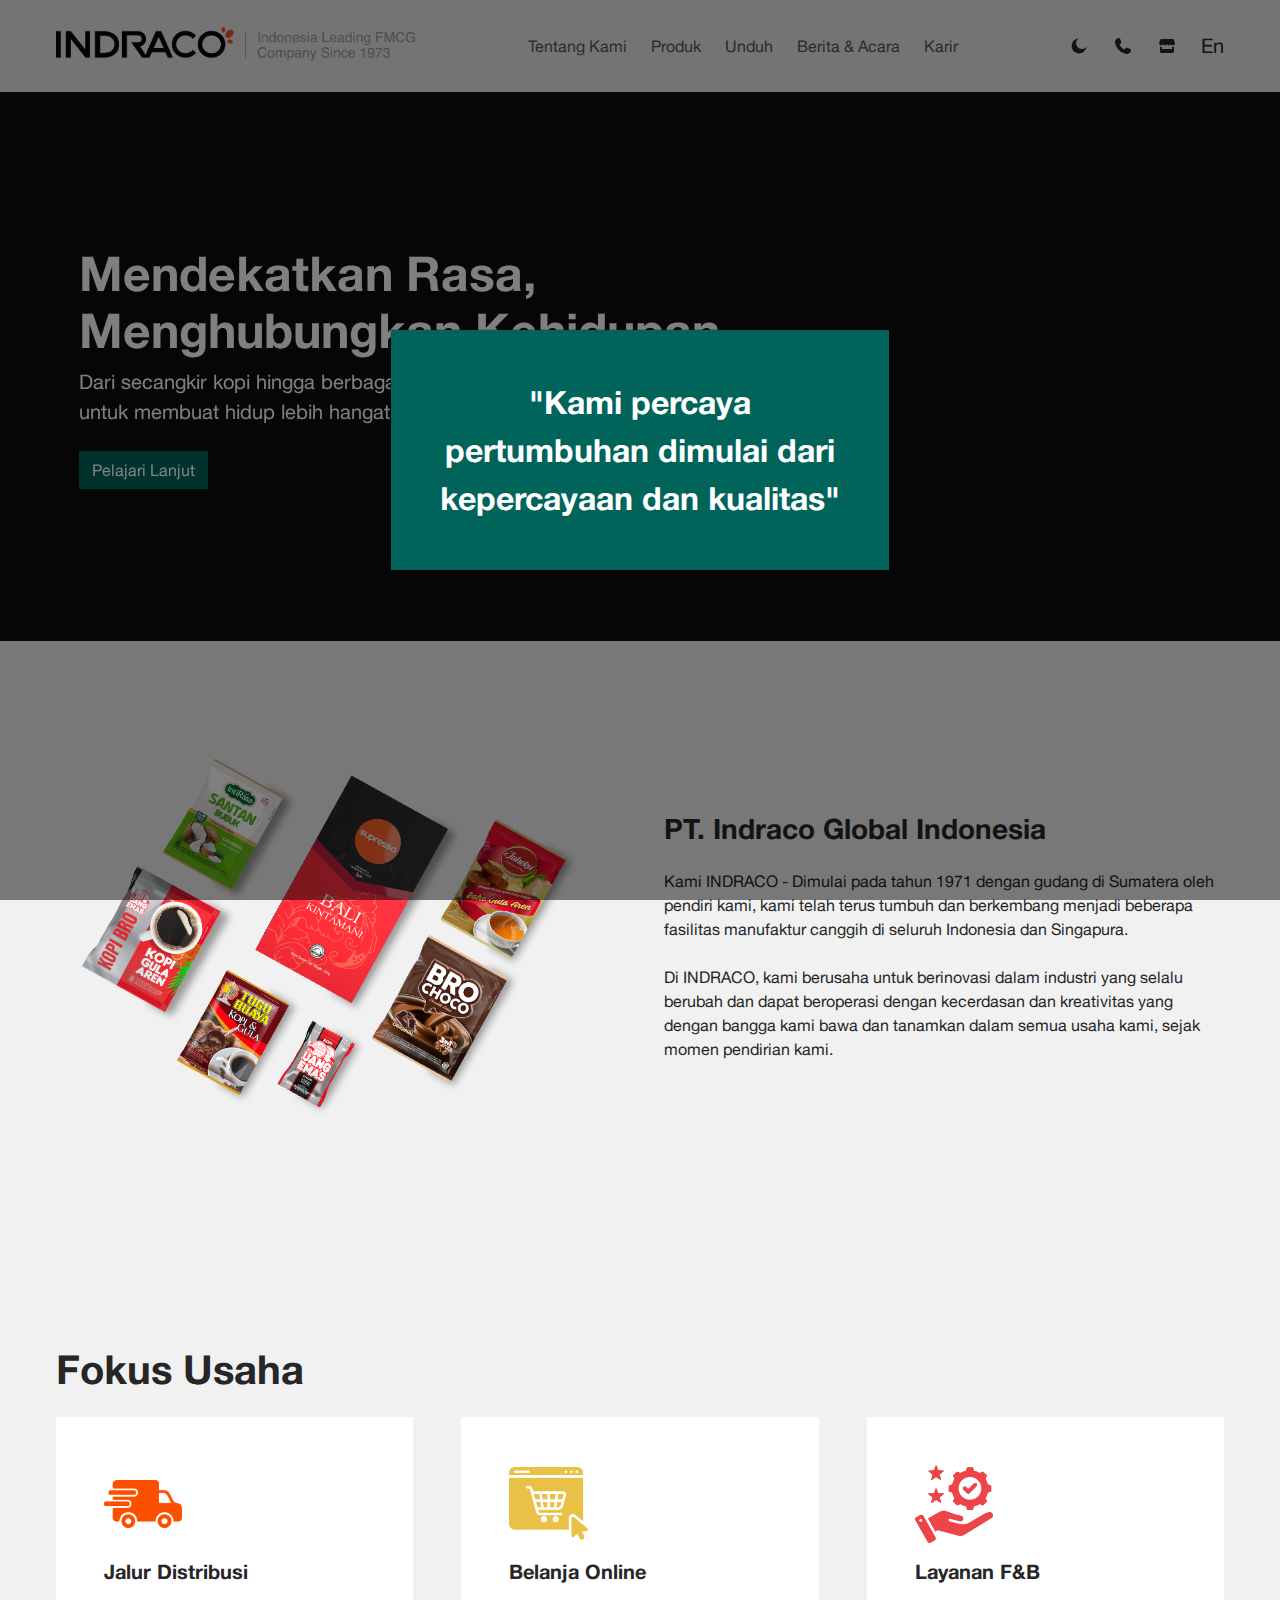
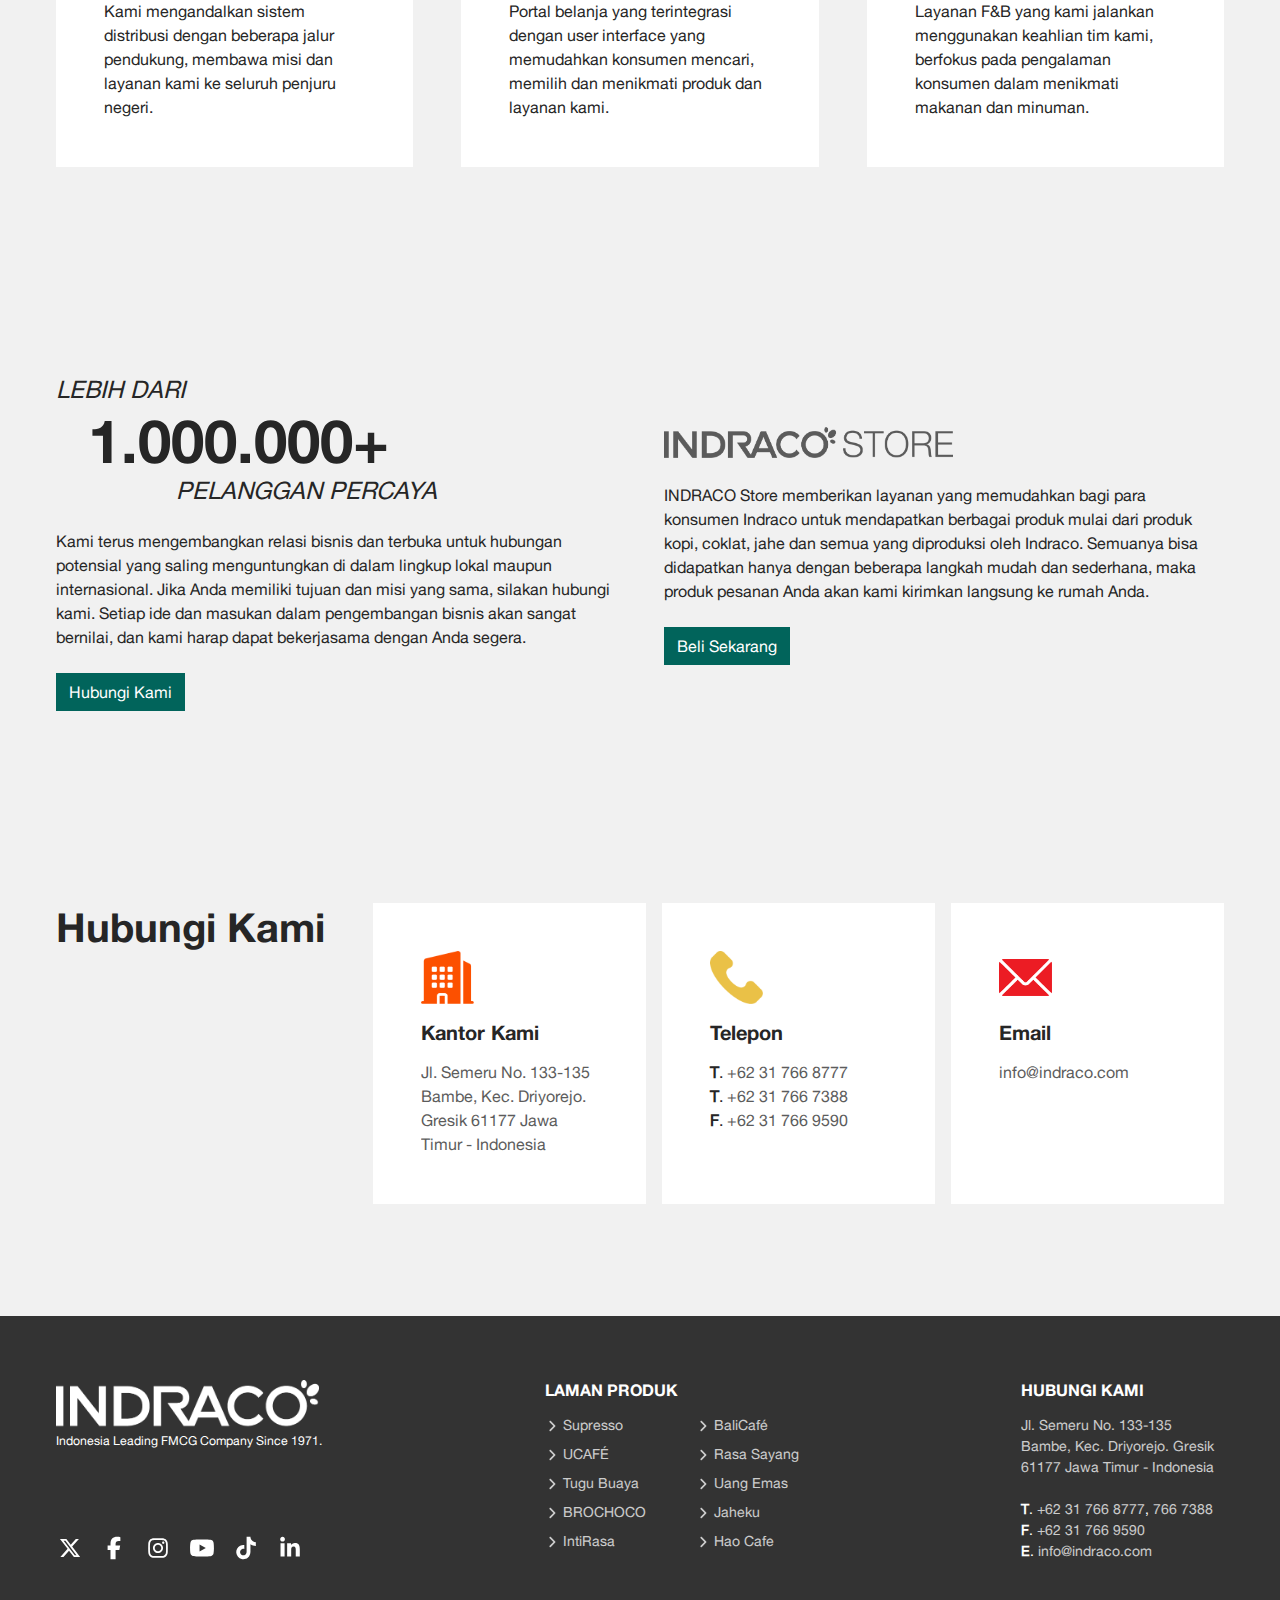
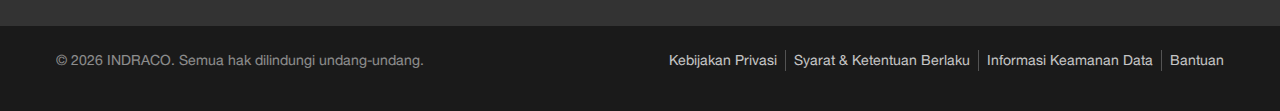
<file: index.html>
<!DOCTYPE html>
<html lang="id" dir="ltr">
<head>
   <meta http-equiv="Content-Type" content="text/html; charset=UTF-8">
   <meta charset="UTF-8">
   <meta name="viewport" content="width=device-width, initial-scale=1.0">
   <meta name="geo.region" content="ID-JI">
   <meta name="geo.placename" content="Gresik">
   <meta property="og:title" content="INDRACO – Indonesia Leading FMCG Company Since 1971">
   <meta property="og:description" content="Perusahaan kopi dan produk konsumen Indonesia sejak 1971.">
   <meta property="og:image" content="https://beta.indraco.net/img/og-image.jpg">
   <meta property="og:image:width" content="1200">
   <meta property="og:image:height" content="630">
   <meta property="og:type" content="website">
   <meta property="og:url" content="https://indraco.com/">
   <title>INDRACO &ndash; Indonesia Leading FMCG Company Since 1971</title>
   <link rel="shortcut icon" href="img/icon-indraco.ico" type="image/x-icon">
   <link rel="stylesheet" href="css/bootstrap.min.css">
   <link rel="stylesheet" href="fonts/HelveticaNeue/HelveticaNeue.css">
   <link rel="stylesheet" href="css/theme.css">
   <link rel="stylesheet" href="css/frontend.css">
   <style>
      /* * {outline: solid 1px green;} */

      .hero-banner {
         aspect-ratio: 3/5;
      }

      @media (min-width: 648px) {
         .hero-banner {
            aspect-ratio: 4/3;
         }
      }

      @media (min-width: 992px) {   
         .hero-banner {
            aspect-ratio: 21/9;
         }
      }

      .videotron {
         width: auto;
         height: 135%;
      }

      @media (min-width: 992px) {
         .videotron {
            width: 110%;
            height: auto;
         }
      }
   </style>
</head>
<body>
   <a href="#main-content" class="visually-hidden-focusable">
      Lewati ke konten utama
   </a>
   <script src="partials/page-header.js"></script>
   <script src="partials/offcanvas-navigation.js"></script>
   <main id="main-content">

      <section aria-labelledby="hero-banner-title">
         <div class="hero-banner position-relative overflow-hidden bg-secondary">
            <div class="videotron position-absolute top-50 start-50 translate-middle" style="aspect-ratio: 16/9;">
               <div class="ratio ratio-16x9 overflow-hidden pointer-event-none">
                  <iframe class="position-absolute top-50 start-50 translate-middle w-100 h-100" src="https://www.youtube.com/embed/ePqLLciPHKg?autoplay=1&amp;mute=1&amp;loop=1&amp;playlist=ePqLLciPHKg&amp;controls=0&amp;modestbranding=1&amp;rel=0&amp;playsinline=1" loading="eager" aria-hidden="true" tabindex="-1" title="Video profil INDRACO" frameborder="0" allow="autoplay; fullscreen" allowfullscreen=""></iframe>
               </div>
            </div>
            <div class="z-1 video-overlay position-absolute bg-black opacity-75" style="inset: 0; pointer-events: none;"></div>
            <div class="banner-caption z-2 position-absolute top-0 start-0 w-100 h-100 d-flex align-items-center p-4">
               <div class="container">
                  <div class="text-white" style="max-width: 660px;">
                     <h1 id="hero-banner-title" class="visually-hidden">Mendekatkan Rasa dengan Kopi Berkualitas Sejak 1971</h1>
                     <h2 class="display-5 fw-bold">Mendekatkan Rasa, Menghubungkan Kehidupan.</h2>
                     <p class="lead mb-4">Dari secangkir kopi hingga berbagai produk sehari-hari, INDRACO hadir untuk membuat hidup lebih hangat, praktis, dan bermakna.</p>
                     <a href="#" class="btn btn-primary rounded-0">Pelajari Lanjut</a>
                  </div>
               </div>
            </div>
         </div>
      </section>

      <section class="py-5" aria-labelledby="about-us-title">
         <div class="container py-lg-5">
            <div class="row row-cols-1 row-gap-5 row-cols-lg-2 gx-lg-5 align-items-lg-center">
               <div class="col">
                  <img src="img/produk2_homepage.png" alt="Tim INDRACO" loading="lazy" class="w-100 h-auto">
               </div>
               <div class="col">
                  <h2 id="about-us-title" class="fw-bold fs-3 text-capitalize mb-4">PT. Indraco Global Indonesia</h2>
                  <p>
                     Kami INDRACO - Dimulai pada tahun 1971 dengan gudang di Sumatera oleh pendiri kami, kami telah terus tumbuh dan berkembang menjadi beberapa fasilitas manufaktur canggih di seluruh Indonesia dan Singapura.
                     <br><br>
                     Di INDRACO, kami berusaha untuk berinovasi dalam industri yang selalu berubah dan dapat beroperasi dengan kecerdasan dan kreativitas yang dengan bangga kami bawa dan tanamkan dalam semua usaha kami, sejak momen pendirian kami.
                  </p>
               </div>
            </div>
         </div>
      </section>

      <section class="py-5" aria-labelledby="businesses-title">
         <div class="container py-lg-5">
            <h2 id="businesses-title" class="fs-1 fw-bold text-capitalize mb-4 text-center text-lg-start">fokus usaha</h2>
            <ul aria-label="bidang bisnis yang kami jalani" class="list-unstyled d-grid gap-3 flex-lg-grow-1 gap-md-4 gap-xl-5" style="grid-template-columns: repeat(auto-fit, minmax(250px, 1fr));">
               <li>
                  <article class="card bg-light-subtle rounded-0 border-0 h-100">
                     <div class="card-body p-5">
                        <img src="img/landing-icon-distribution.png" alt="" aria-hidden="true" loading="lazy" style="aspect-ratio: 1/1; width: 30%; object-fit: contain;">
                        <h3 class="card-title fs-5 fw-bold text-capitalize my-3">jalur distribusi</h3>
                        <p class="card-text">
                           Kami mengandalkan sistem distribusi dengan beberapa jalur pendukung, membawa misi dan layanan kami ke seluruh penjuru negeri.
                        </p>
                     </div>
                  </article>
               </li>
               <li>
                  <article class="card bg-light-subtle rounded-0 border-0 h-100">
                     <div class="card-body p-5">
                        <img src="img/landing-icon-market.png" alt="" aria-hidden="true" loading="lazy" style="aspect-ratio: 1/1; width: 30%; object-fit: contain;">
                        <h3 class="card-title fs-5 fw-bold text-capitalize my-3">belanja online</h3>
                        <p class="card-text">
                           Portal belanja yang terintegrasi dengan user interface yang memudahkan konsumen mencari, memilih dan menikmati produk dan layanan kami. 
                        </p>
                     </div>
                  </article>
               </li>
               <li>
                  <article class="card bg-light-subtle rounded-0 border-0 h-100">
                     <div class="card-body p-5">
                        <img src="img/landing-icon-F&B.png" alt="" aria-hidden="true" loading="lazy" style="aspect-ratio: 1/1; width: 30%; object-fit: contain;">
                        <h3 class="card-title fs-5 fw-bold text-capitalize my-3">layanan F&B</h3>
                        <p class="card-text">
                           Layanan F&B yang kami jalankan menggunakan keahlian tim kami, berfokus pada pengalaman konsumen dalam menikmati makanan dan minuman.
                        </p>
                     </div>
                  </article>
               </li>
            </ul>
         </div>
      </section>

      <section class="py-5" aria-labelledby="store-title">
         <div class="container py-lg-5">
            <div class="row row-cols-1 row-gap-5 row-cols-lg-2 gx-lg-5 align-items-lg-center">
               <div class="col">
                  <h2 class="mb-4 fs-4 text-uppercase">
                     <em>lebih dari</em>
                     <br>
                     <strong class="fw-bold" style="font-size: 2.5em; padding-left: 2rem;">1.000.000+</strong>
                     <br>
                     <em style="padding-left: 5em;">pelanggan percaya</em>
                  </h2>
                  <p class="mb-4">
                     Kami terus mengembangkan relasi bisnis dan terbuka untuk hubungan potensial yang saling menguntungkan di dalam lingkup lokal maupun internasional. Jika Anda memiliki tujuan dan misi yang sama, silakan hubungi kami. Setiap ide dan masukan dalam pengembangan bisnis akan sangat bernilai, dan kami harap dapat bekerjasama dengan Anda segera. 
                  </p>
                  <a href="#" class="btn btn-primary rounded-0 text-capitalize">hubungi kami</a>
               </div>
               <div class="col pt-5 pt-lg-0">
                  <h2 id="store-title" class="mb-4">
                     <img src="img/logo-indracostore.png" data-light="img/logo-indracostore.png" data-dark="img/logo-indracostore-invert.png" alt="INDRACO Store toko resmi" loading="lazy" class="w-100 h-auto theme-image" style="max-width: 289px;">
                  </h2>
                  <p class="mb-4">
                     INDRACO Store memberikan layanan yang memudahkan bagi para konsumen Indraco untuk mendapatkan berbagai produk mulai dari produk kopi, coklat, jahe dan semua yang diproduksi oleh Indraco. Semuanya bisa didapatkan hanya dengan beberapa langkah mudah dan sederhana, maka produk pesanan Anda akan kami kirimkan langsung ke rumah Anda. 
                  </p>
                  <a href="#" class="btn btn-primary rounded-0 text-capitalize">beli sekarang</a>
               </div>
            </div>
         </div>
      </section>

      <section class="py-5" aria-labelledby="contact-title">
         <div class="container py-lg-5 d-lg-flex gap-lg-5">
            <h2 id="contact-title" class="text-center text-lg-start fw-bold fs-1 mb-4 text-capitalize">hubungi kami</h2>
            <address aria-label="informasi alamat di konten halaman" class="d-grid gap-3 flex-lg-grow-1" style="grid-template-columns: repeat(auto-fit, minmax(250px, 1fr));">
               <article class="card bg-light-subtle rounded-0 border-0">
                  <div class="card-body p-5">
                     <img src="img/landing-icon-office.png" alt="" aria-hidden="true" loading="lazy" style="aspect-ratio: 1/1; width: 30%; object-fit: contain;">
                     <h3 class="card-title fs-5 fw-bold text-capitalize my-3">kantor kami</h3>
                     <p class="card-text">
                        <a href="https://maps.app.goo.gl/vLD5kH5WLryYcZwy6" target="_blank" class="ins">Jl. Semeru No. 133-135 Bambe, Kec. Driyorejo. Gresik 61177 Jawa Timur - Indonesia</a>
                     </p>
                  </div>
               </article>
               <article class="card bg-light-subtle rounded-0 border-0">
                  <div class="card-body p-5">
                     <img src="img/landing-icon-phone.png" alt="" aria-hidden="true" loading="lazy" style="aspect-ratio: 1/1; width: 30%; object-fit: contain;">
                     <h3 class="card-title fs-5 fw-bold text-capitalize my-3">telepon</h3>
                     <p class="card-text">
                        <b>T</b>. <a href="tel:+62317668777" target="_blank" class="ins">+62 31 766 8777</a>
                        <br>
                        <b>T</b>. <a href="tel:+62317667388" target="_blank" class="ins">+62 31 766 7388</a>
                        <br>
                        <b>F</b>. <a href="fax:+62317669590" target="_blank" class="ins">+62 31 766 9590</a>
                     </p>
                  </div>
               </article>
               <article class="card bg-light-subtle rounded-0 border-0">
                  <div class="card-body p-5">
                     <img src="img/landing-icon-email.png" alt="" aria-hidden="true" loading="lazy" style="aspect-ratio: 1/1; width: 30%; object-fit: contain;">
                     <h3 class="card-title fs-5 fw-bold text-capitalize my-3">email</h3>
                     <p class="card-text">
                        <a href="mailto:info@indraco.com" target="_blank" class="ins">info@indraco.com</a>
                     </p>
                  </div>
               </article>
            </address>
         </div>
      </section>
      
   </main>
   <script src="partials/page-footer.js"></script>
   
   <!-- Modal -->
   <div class="modal fade" id="modalWelcome" data-bs-keyboard="false" tabindex="-1" aria-labelledby="modalWelcomeLabel" aria-hidden="true">
      <div class="modal-dialog modal-dialog-centered">
         <div class="modal-content rounded-0 text-bg-primary">
            <div class="modal-header d-none">
               <button type="button" class="btn-close border-0 shadow-none ms-a" data-bs-dismiss="modal" aria-label="Close"></button>
            </div>
            <div class="modal-body text-center p-4 p-md-5">
               <p class="fw-bold fs-2 mb-0">"Kami percaya pertumbuhan dimulai dari kepercayaan dan kualitas"</p>
               <!-- <p>Silahkan pilih perjalanan Anda bersama INDRACO</p> -->
               <div class="d-flex flex-column flex-lg-row gap-2 d-none">
                  <button type="button" class="btn btn-light rounded-0 shadow-none w-100" data-bs-dismiss="modal">PELAJARI LEBIH LANJUT</button>
                  <a href="https://indracostore.com/" target="_blank" class="btn btn-light rounded-0 shadow-none w-100">INDRACOSTORE</a>
               </div>
            </div>
         </div>
      </div>
   </div>

   <script src="js/jquery-3.7.1.min.js"></script>
   <script src="js/bootstrap.bundle.min.js"></script>
   <script src="js/theme.js"></script>
   <script src="js/frontend.js"></script>
   
   <script>
      // Tampilkan Modal Welcome setiap kali halaman index diakses
      document.addEventListener('DOMContentLoaded', function() {
         const modalElement = document.getElementById('modalWelcome');
         if (modalElement) {
            const modalBootstrap = new bootstrap.Modal(modalElement);
            modalBootstrap.show();
         }
      });
   </script>
</body>
</html>
</file>
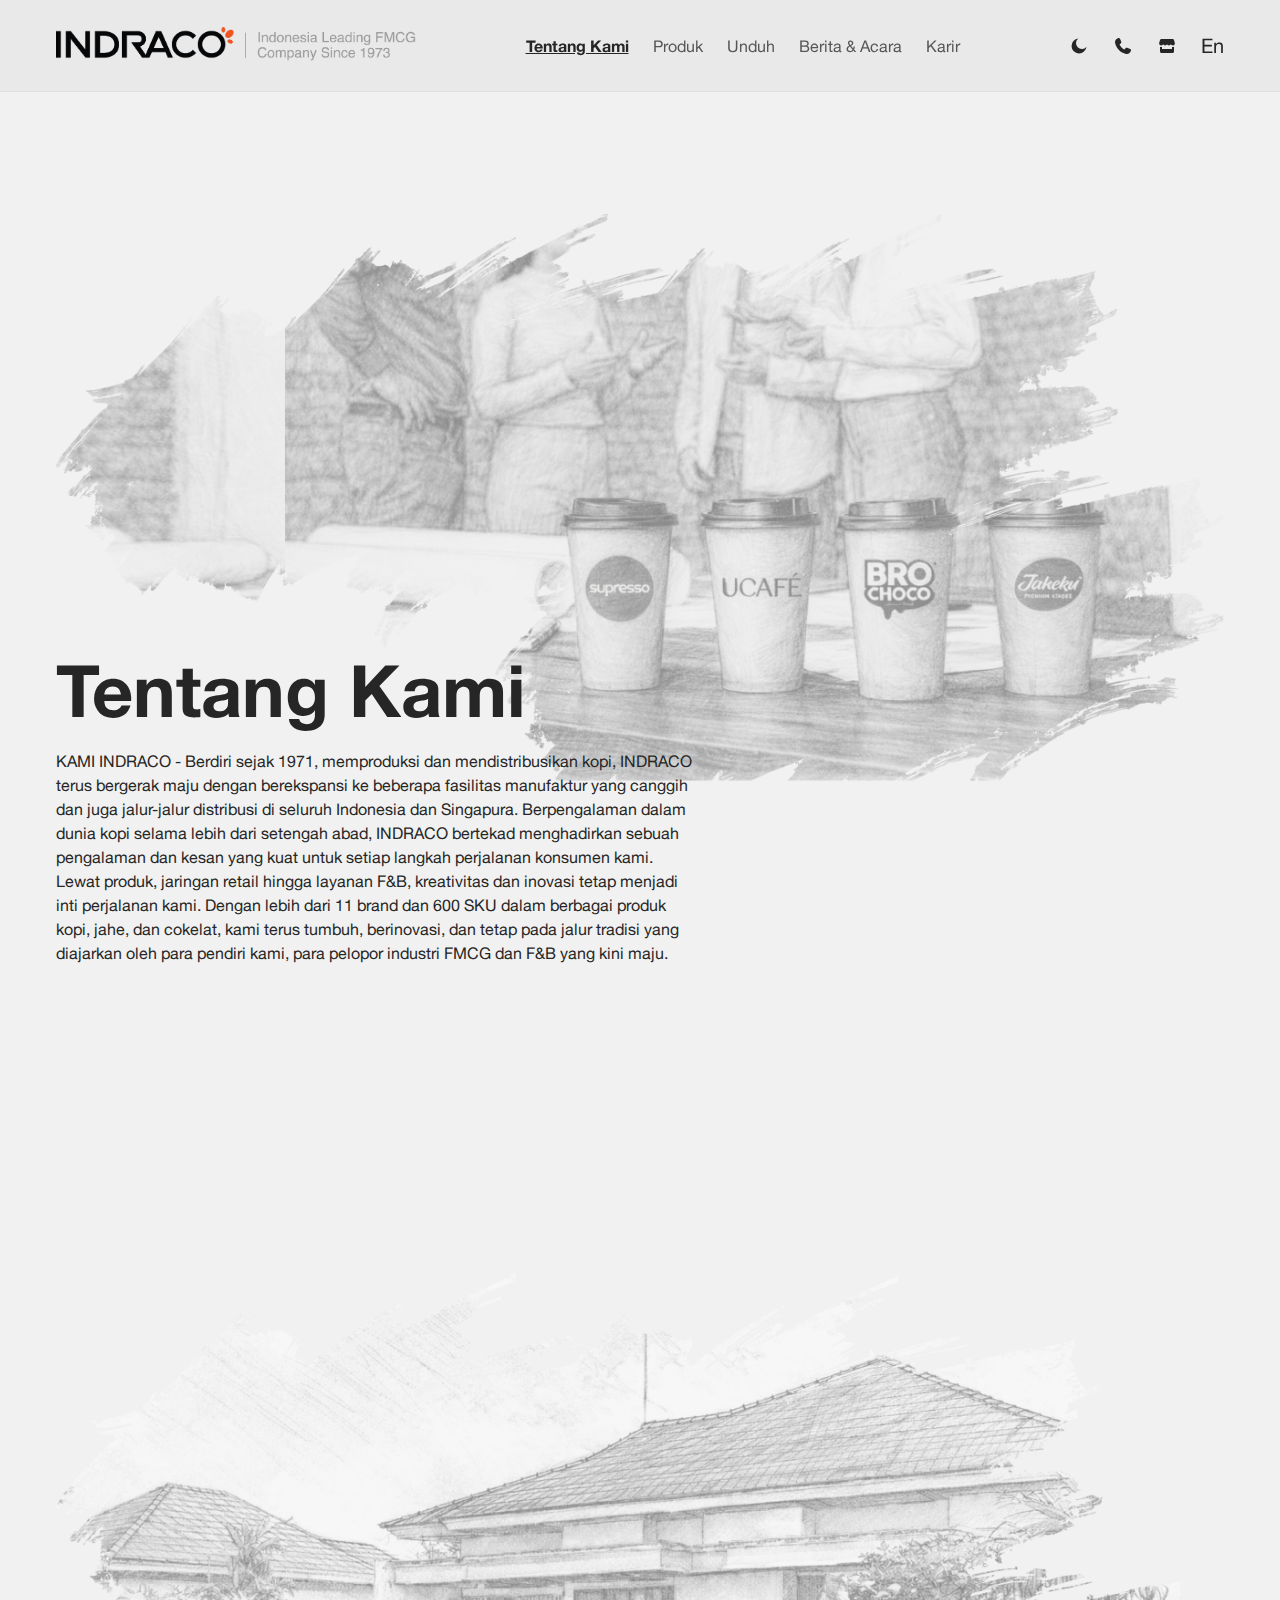
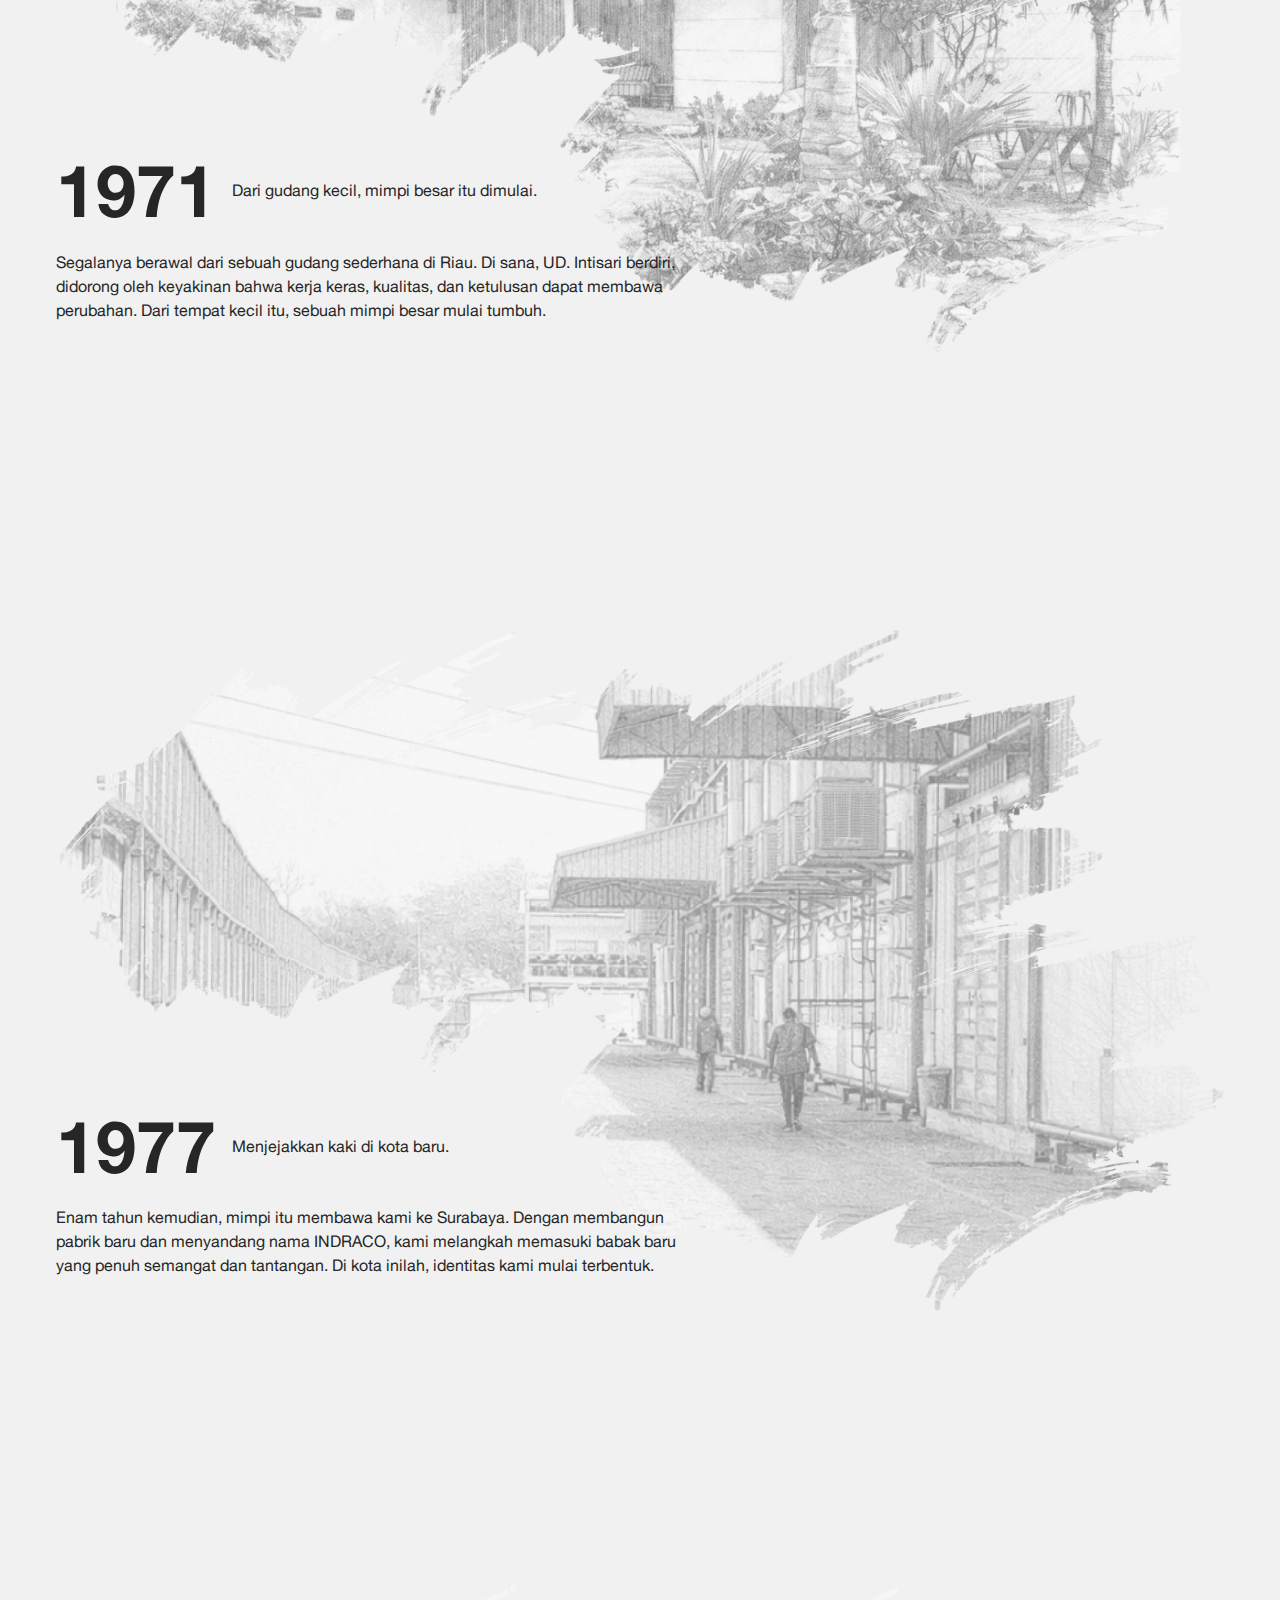
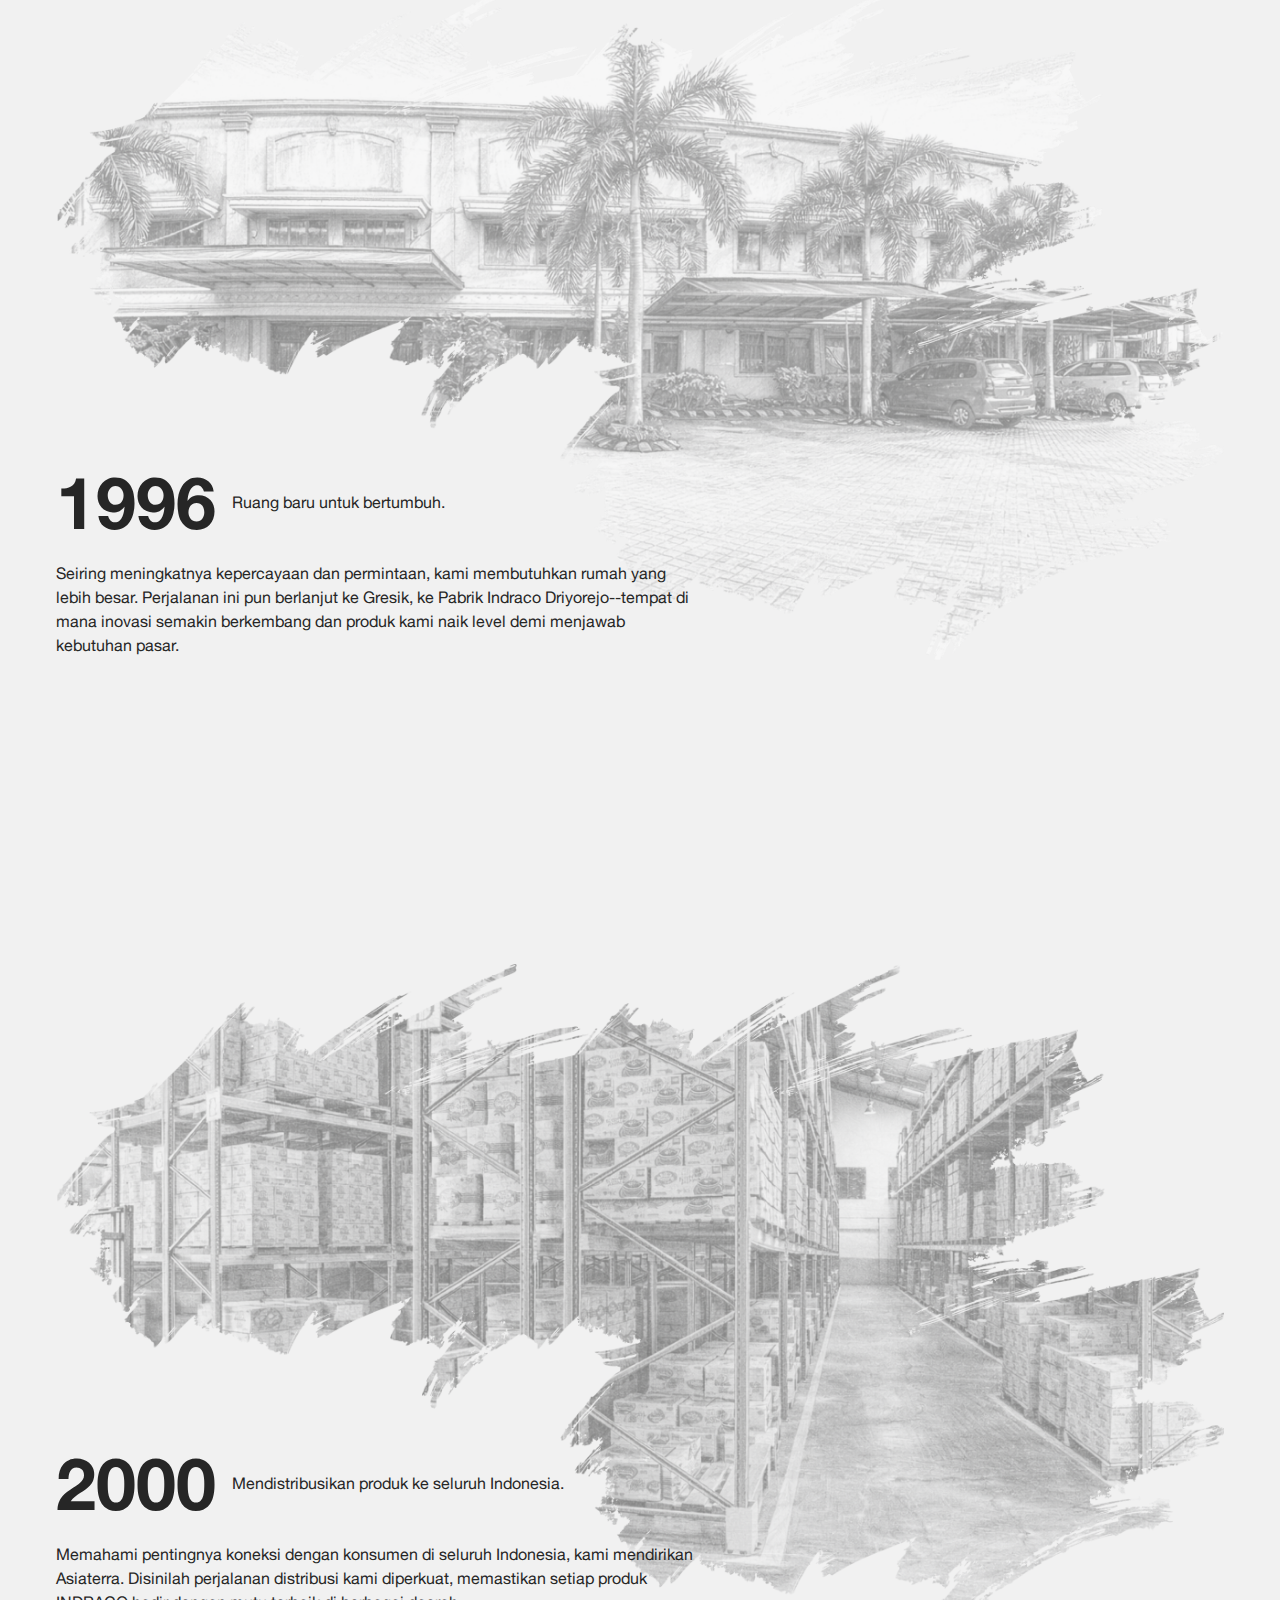
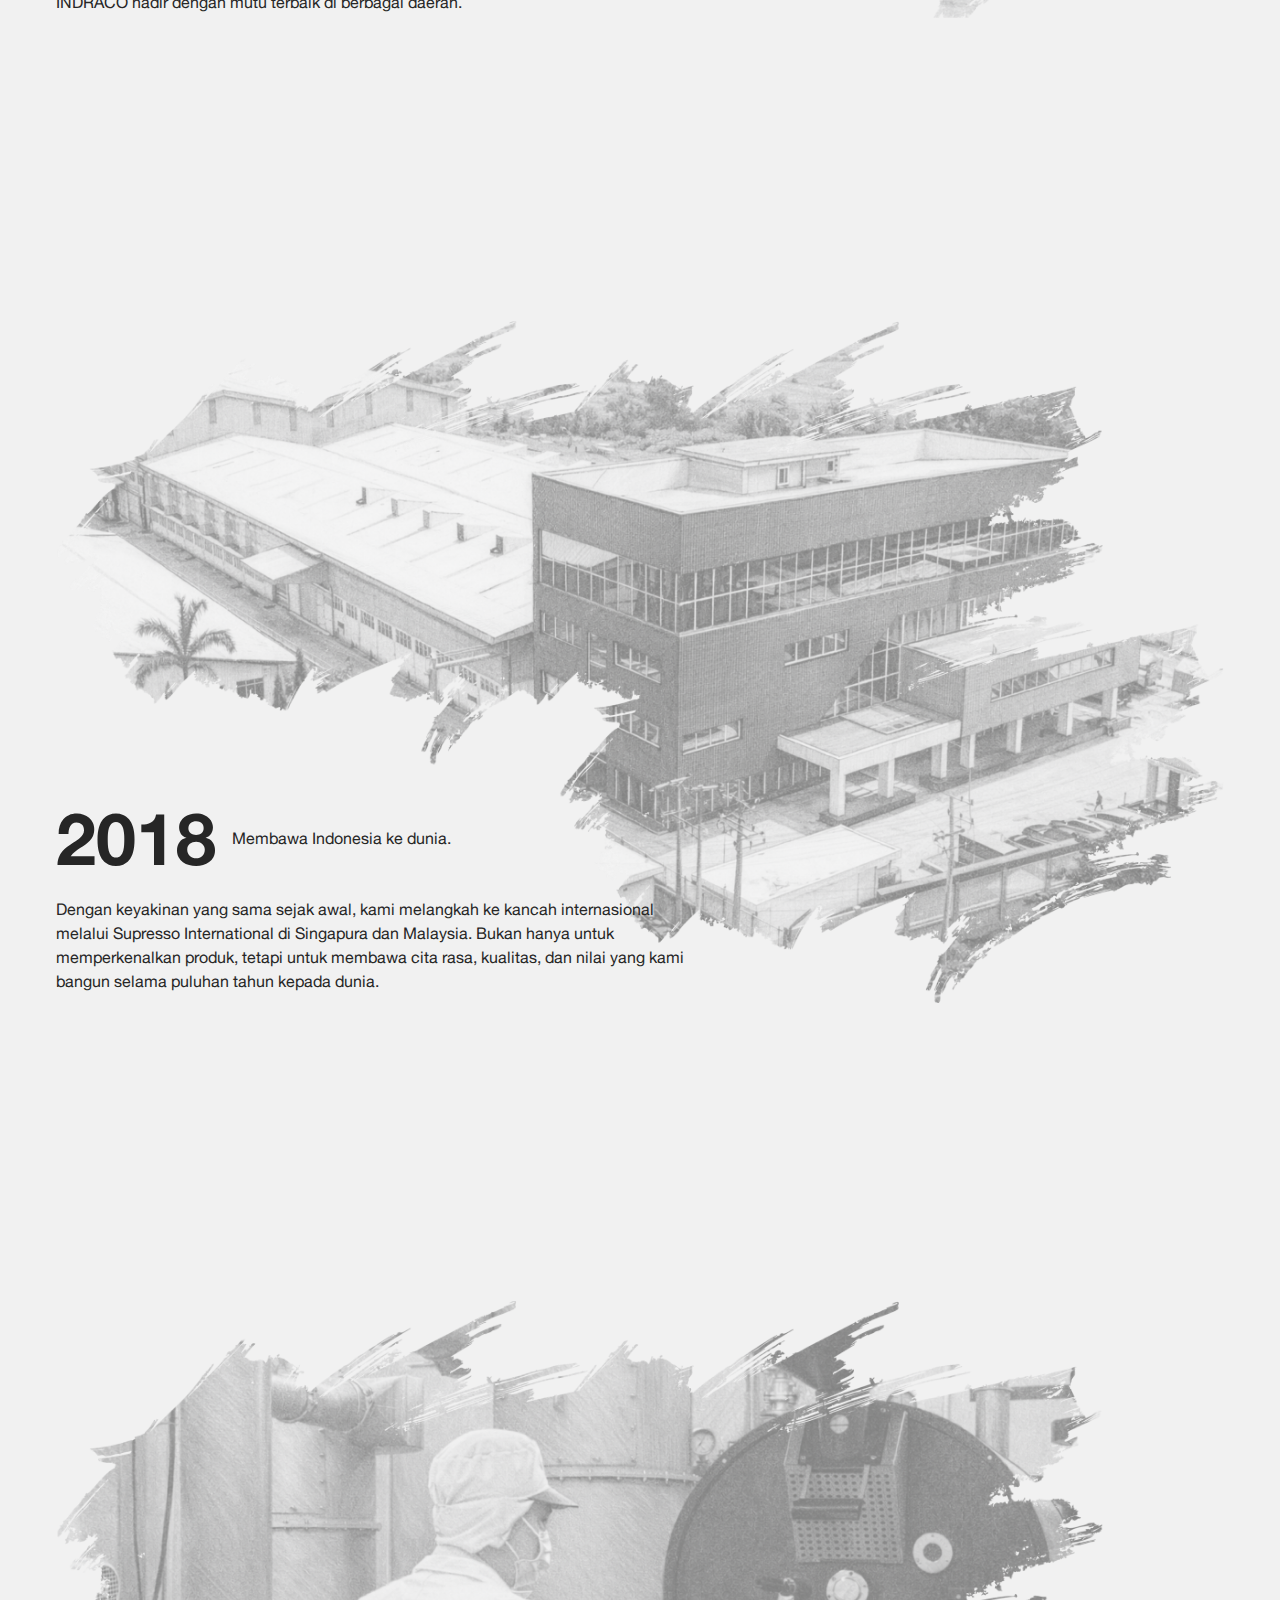
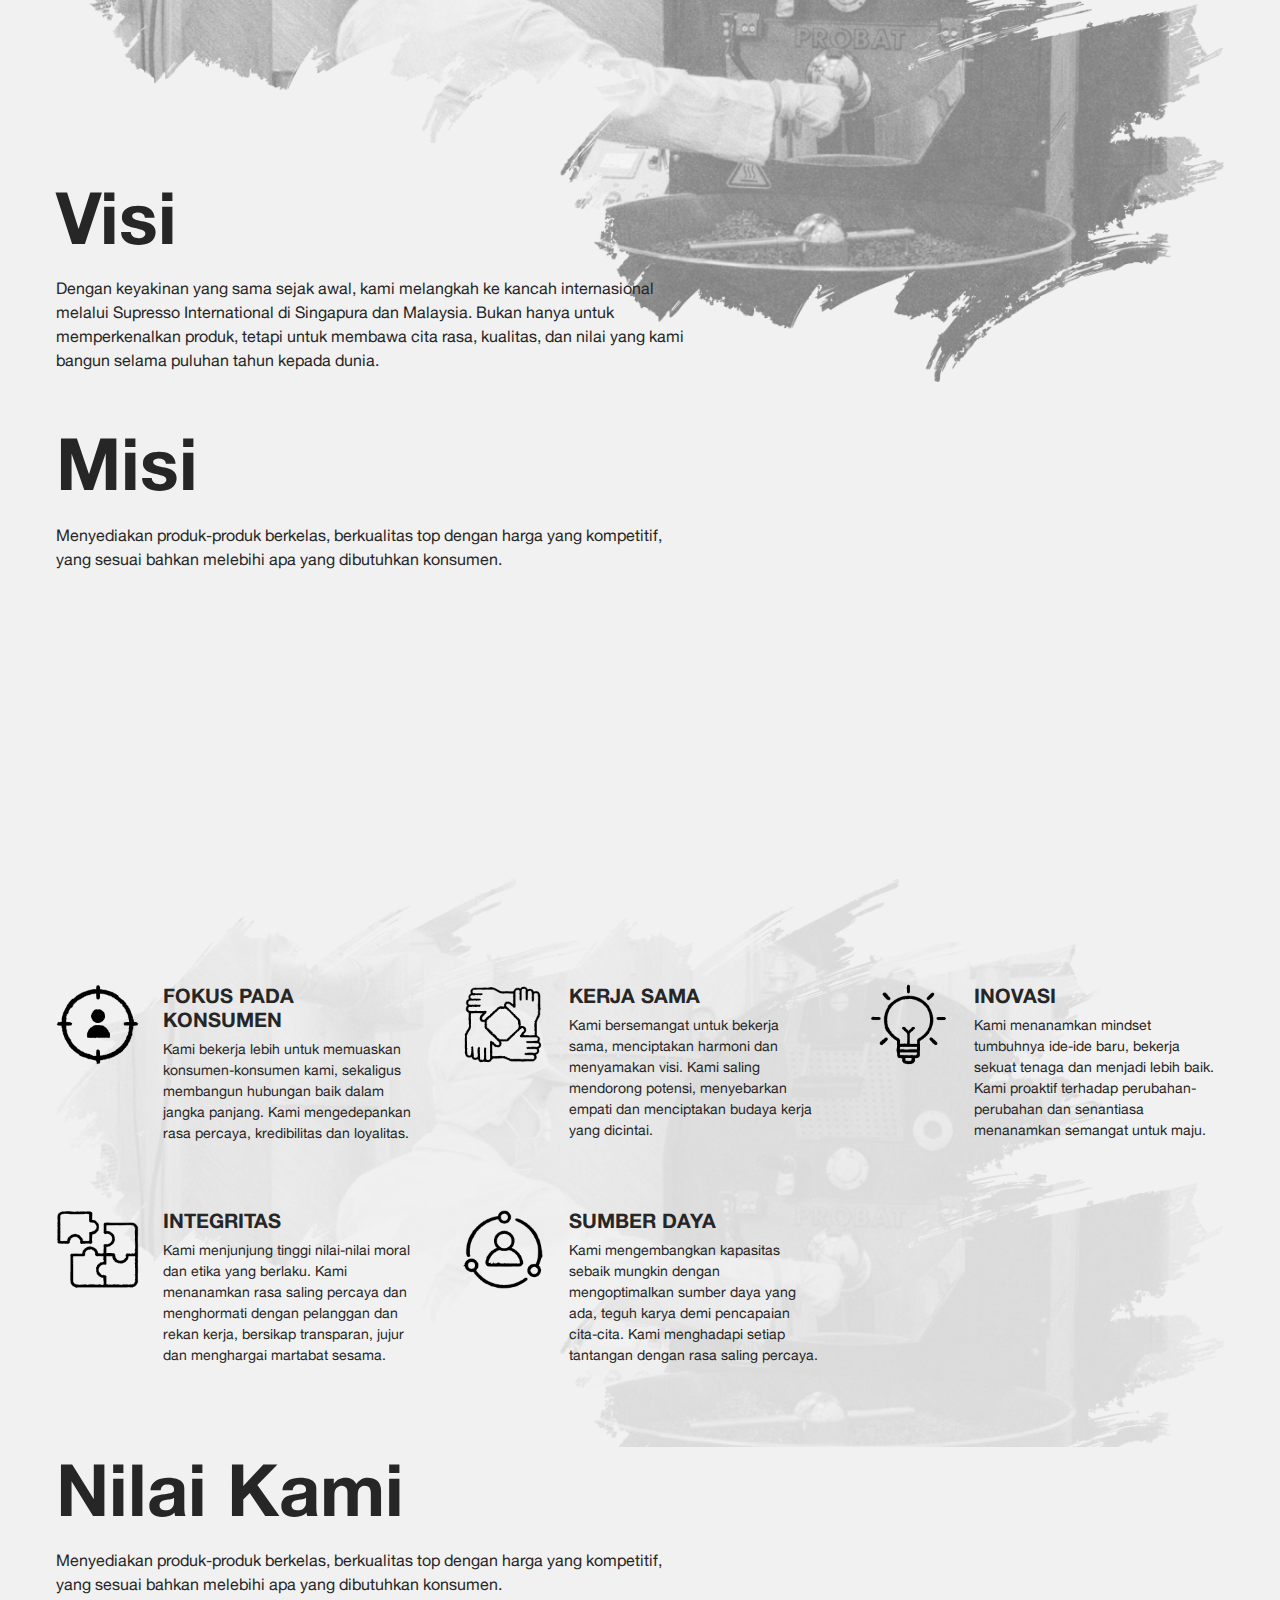
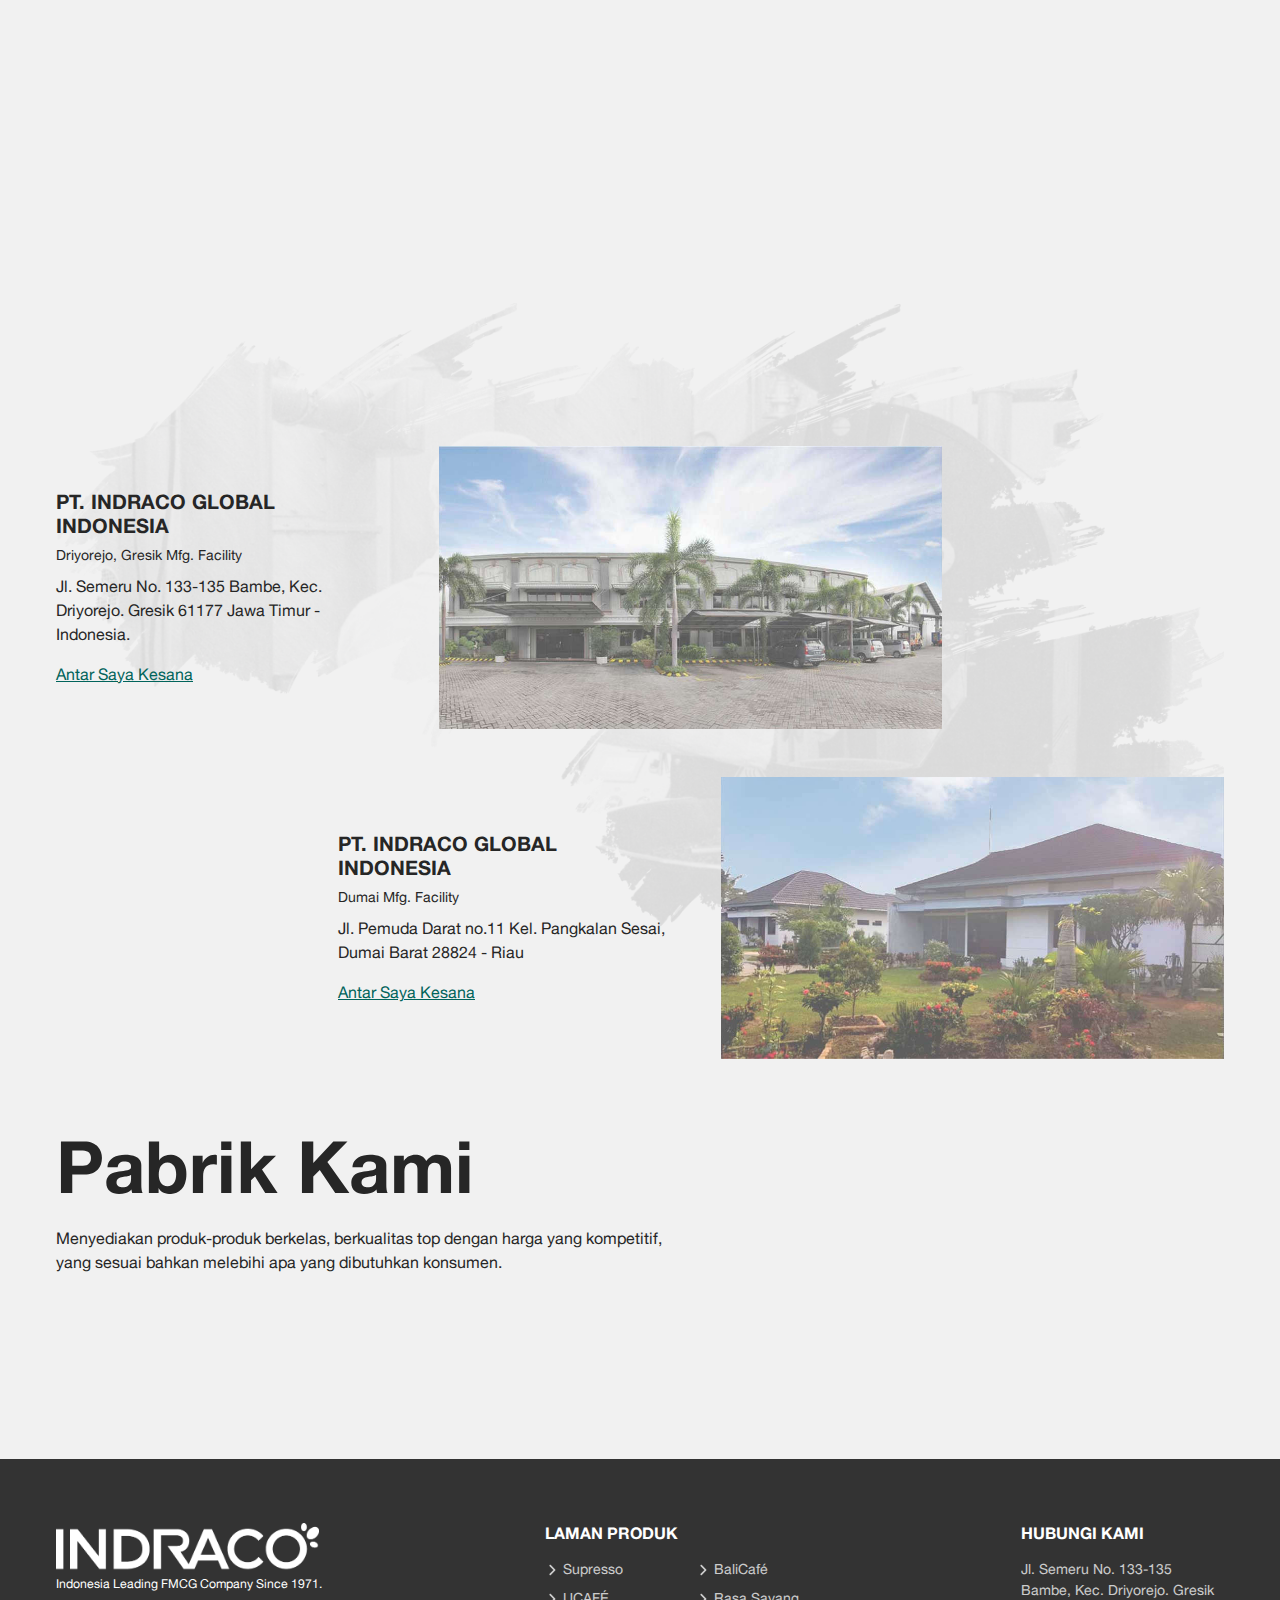
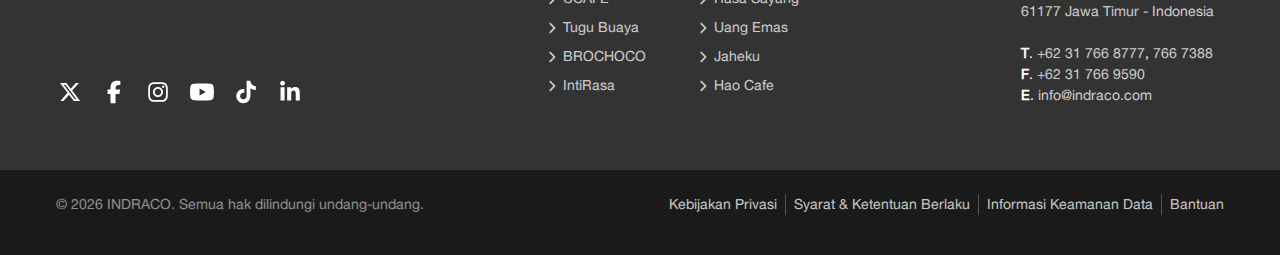
<file: about.html>
<!DOCTYPE html>
<html lang="id" dir="ltr">
<head>
   <meta http-equiv="Content-Type" content="text/html; charset=UTF-8">
   <meta charset="UTF-8">
   <meta name="viewport" content="width=device-width, initial-scale=1.0">
   <title>INDRACO &ndash; Tentang Kami</title>
   <link rel="shortcut icon" href="img/icon-indraco.ico" type="image/x-icon">
   <link rel="stylesheet" href="css/bootstrap.min.css">
   <link rel="stylesheet" href="fonts/HelveticaNeue/HelveticaNeue.css">
   <link rel="stylesheet" href="css/theme.css">
   <link rel="stylesheet" href="css/frontend.css">
   <style>
      /* * {outline: solid 1px green;} */

      .section-content {padding: calc(3rem + 2vw) 0;}
      @media (min-width: 992px) {
         .section-content {padding: calc(6rem + 2vw) 0;}
      }

      .section-header .container {max-width: 1600px;}
      .section-body {margin-top: -20%;}
      .section-caption {max-width: 640px;}

      @media (min-width: 768px) {
         .factory-item {max-width: 910px;}
         .factory-header {width: 60%;}
         .factory-body {width: 40%;}
      }
   </style>
</head>
<body>
   <a href="#main-content" class="visually-hidden-focusable">
      Lewati ke konten utama
   </a>
   <script src="partials/page-header.js"></script>
   <script src="partials/offcanvas-navigation.js"></script>
   <main id="main-content">

      <h1 class="visually-hidden">Tentang INDRACO</h1>

      <section class="section-content" aria-labelledby="about-title">
         <div class="section-header">
            <div class="container">
               <img src="img/about-us-sketch.png" alt="Ilustrasi tentang perjalanan dan perkembangan INDRACO" loading="lazy" class="w-100 h-auto">
            </div>
         </div>
         <div class="section-body">
            <div class="container py-lg-5">
               <div class="section-caption">
                  <header class="d-flex gap-3 align-items-center mb-3">
                     <h2 id="about-title" class="caption-title mb-0 display-2 fw-bold text-capitalize">tentang kami</h2>
                  </header>
                  <p>KAMI INDRACO - Berdiri sejak 1971, memproduksi dan mendistribusikan kopi, INDRACO terus bergerak maju dengan berekspansi ke beberapa fasilitas manufaktur yang canggih dan juga jalur-jalur distribusi di seluruh Indonesia dan Singapura. Berpengalaman dalam dunia kopi selama lebih dari setengah abad, INDRACO bertekad menghadirkan sebuah pengalaman dan kesan yang kuat untuk setiap langkah perjalanan konsumen kami. Lewat produk, jaringan retail hingga layanan F&B, kreativitas dan inovasi tetap menjadi inti perjalanan kami. Dengan lebih dari 11 brand dan 600 SKU dalam berbagai produk kopi, jahe, dan cokelat, kami terus tumbuh, berinovasi, dan tetap pada jalur tradisi yang diajarkan oleh para pendiri kami, para pelopor industri FMCG dan F&B yang kini maju. </p>
               </div>
            </div>
         </div>
      </section>

      <section class="section-content" aria-labelledby="journey-1971-title" data-section="timeline" data-year="1971">
         <div class="section-header">
            <div class="container">
               <img src="img/about-1971-sketch.png" alt="Ilustrasi perjalanan INDRACO 1971" loading="lazy" class="w-100 h-auto">
            </div>
         </div>
         <div class="section-body">
            <div class="container py-lg-5">
               <div class="section-caption">
                  <header class="d-flex gap-3 align-items-center mb-3">
                     <h3 id="journey-1971-title" class="caption-title mb-0 display-2 fw-bold text-capitalize">1971 <span class="visually-hidden">awal berdirinya INDRACO</span></h3>
                     <p class="caption-text text-line-2 mb-0">Dari gudang kecil, mimpi besar itu dimulai.</p>
                  </header>
                  <p>Segalanya berawal dari sebuah gudang sederhana di Riau. Di sana, UD. Intisari berdiri, didorong oleh keyakinan bahwa kerja keras, kualitas, dan ketulusan dapat membawa perubahan. Dari tempat kecil itu, sebuah mimpi besar mulai tumbuh.</p>
               </div>
            </div>
         </div>
      </section>

      <section class="section-content" aria-labelledby="journey-1977-title" data-section="timeline" data-year="1977">
         <div class="section-header">
            <div class="container">
               <img src="img/about-1977-sketch.png" alt="Ilustrasi perjalanan INDRACO 1977" loading="lazy" class="w-100 h-auto">
            </div>
         </div>
         <div class="section-body">
            <div class="container py-lg-5">
               <div class="section-caption">
                  <header class="d-flex gap-3 align-items-center mb-3">
                     <h3 id="journey-1977-title" class="caption-title mb-0 display-2 fw-bold text-capitalize">1977 <span class="visually-hidden">ekspansi ke Surabaya</span></h3>
                     <p class="caption-text text-line-2 mb-0">Menjejakkan kaki di kota baru.</p>
                  </header>
                  <p>Enam tahun kemudian, mimpi itu membawa kami ke Surabaya. Dengan membangun pabrik baru dan menyandang nama INDRACO, kami melangkah memasuki babak baru yang penuh semangat dan tantangan. Di kota inilah, identitas kami mulai terbentuk.</p>
               </div>
            </div>
         </div>
      </section>

      <section class="section-content" aria-labelledby="journey-1996-title" data-section="timeline" data-year="1996">
         <div class="section-header">
            <div class="container">
               <img src="img/about-1996-sketch.png" alt="Ilustrasi perjalanan INDRACO 1996" loading="lazy" class="w-100 h-auto">
            </div>
         </div>
         <div class="section-body">
            <div class="container py-lg-5">
               <div class="section-caption">
                  <header class="d-flex gap-3 align-items-center mb-3">
                     <h3 id="journey-1996-title" class="caption-title mb-0 display-2 fw-bold text-capitalize">1996 <span class="visually-hidden">pindah ke Gresik</span></h3>
                     <p class="caption-text text-line-2 mb-0">Ruang baru untuk bertumbuh.</p>
                  </header>
                  <p>Seiring meningkatnya kepercayaan dan permintaan, kami membutuhkan rumah yang lebih besar. Perjalanan ini pun berlanjut ke Gresik, ke Pabrik Indraco Driyorejo--tempat di mana inovasi semakin berkembang dan produk kami naik level demi menjawab kebutuhan pasar.</p>
               </div>
            </div>
         </div>
      </section>

      <section class="section-content" aria-labelledby="journey-2000-title" data-section="timeline" data-year="2000">
         <div class="section-header">
            <div class="container">
               <img src="img/about-2000-sketch.png" alt="Ilustrasi perjalanan INDRACO 2000" loading="lazy" class="w-100 h-auto">
            </div>
         </div>
         <div class="section-body">
            <div class="container py-lg-5">
               <div class="section-caption">
                  <header class="d-flex gap-3 align-items-center mb-3">
                     <h3 id="journey-2000-title" class="caption-title mb-0 display-2 fw-bold text-capitalize">2000 <span class="visually-hidden">integrasi dengan ASIATERRA</span></h3>
                     <p class="caption-text text-line-2 mb-0">Mendistribusikan produk ke seluruh Indonesia.</p>
                  </header>
                  <p>Memahami pentingnya koneksi dengan konsumen di seluruh Indonesia, kami mendirikan Asiaterra. Disinilah perjalanan distribusi kami diperkuat, memastikan setiap produk INDRACO hadir dengan mutu terbaik di berbagai daerah.</p>
               </div>
            </div>
         </div>
      </section>

      <section class="section-content" aria-labelledby="journey-2018-title" data-section="timeline" data-year="2018">
         <div class="section-header">
            <div class="container">
               <img src="img/about-2018-sketch.png" alt="Ilustrasi perjalanan INDRACO 2018" loading="lazy" class="w-100 h-auto">
            </div>
         </div>
         <div class="section-body">
            <div class="container py-lg-5">
               <div class="section-caption">
                  <header class="d-flex gap-3 align-items-center mb-3">
                     <h3 id="journey-2018-title" class="caption-title mb-0 display-2 fw-bold text-capitalize">2018 <span class="visually-hidden">merambah ke pasar internasional</span></h3>
                     <p class="caption-text text-line-2 mb-0">Membawa Indonesia ke dunia.</p>
                  </header>
                  <p>Dengan keyakinan yang sama sejak awal, kami melangkah ke kancah internasional melalui Supresso International di Singapura dan Malaysia. Bukan hanya untuk memperkenalkan produk, tetapi untuk membawa cita rasa, kualitas, dan nilai yang kami bangun selama puluhan tahun kepada dunia.</p>
               </div>
            </div>
         </div>
      </section>

      <section class="section-content" aria-labelledby="vision-mission-title">
         <h2 id="vision-mission-title" class="visually-hidden">Visi dan Misi INDRACO</h2>
         <div class="section-header">
            <div class="container">
               <img src="img/about-vision-mission-sketch.png" alt="background visi misi INDRACO" loading="lazy" class="w-100 h-auto">
            </div>
         </div>
         <div class="section-body">
            <div class="container py-lg-5">
               <div class="section-caption mb-5">
                  <header class="d-flex gap-3 align-items-center mb-3">
                     <h3 class="caption-title mb-0 display-2 fw-bold text-capitalize">visi</h3>
                  </header>
                  <p>Dengan keyakinan yang sama sejak awal, kami melangkah ke kancah internasional melalui Supresso International di Singapura dan Malaysia. Bukan hanya untuk memperkenalkan produk, tetapi untuk membawa cita rasa, kualitas, dan nilai yang kami bangun selama puluhan tahun kepada dunia.</p>
               </div>
               <div class="section-caption">
                  <header class="d-flex gap-3 align-items-center mb-3">
                     <h3 class="caption-title mb-0 display-2 fw-bold text-capitalize">misi</h3>
                     <p class="caption-text text-line-2 mb-0"></p>
                  </header>
                  <p>Menyediakan produk-produk berkelas, berkualitas top dengan harga yang kompetitif, yang sesuai bahkan melebihi apa yang dibutuhkan konsumen.</p>
               </div>
            </div>
         </div>
      </section>

      <section class="section-content" aria-labelledby="value-title">
         <div class="section-header">
            <div class="container">
               <img src="img/about-value-sketch.png" alt="background nilai-nilai INDRACO" loading="lazy" class="w-100 h-auto">
            </div>
         </div>
         <div class="section-body" style="margin-top: -40%;">
            <div class="container py-lg-5">
               <div class="row row-cols-1 row-gap-5">
                  <div class="col order-lg-2">
                     <div class="section-caption">
                        <header class="d-flex gap-3 align-items-center mb-3">
                           <h2 id="value-title" class="caption-title mb-0 display-2 fw-bold text-capitalize">nilai kami</h2>
                        </header>
                        <p>Menyediakan produk-produk berkelas, berkualitas top dengan harga yang kompetitif, yang sesuai bahkan melebihi apa yang dibutuhkan konsumen.</p>
                     </div>
                  </div>
                  <div class="col order-lg-1">
                     <ul class="list-unstyled row row-cols-1 row-gap-5 row-cols-md-2 gx-md-5 row-cols-xl-3">
                        <li class="col">
                           <article class="d-flex gap-4 align-items-start">
                              <div class="ratio ratio-1x1 w-25">
                                 <img src="img/about-customer-focus.png" data-light="img/about-customer-focus.png" data-dark="img/about-customer-focus-invert.png" alt="ikon fokus pada konsumen" class="object-fit-contain theme-image">
                              </div>
                              <div class="w-75">
                                 <h3 class="fs-5 fw-bold text-uppercase">fokus pada konsumen</h3>
                                 <p class="small">
                                    Kami bekerja lebih untuk memuaskan konsumen-konsumen kami, sekaligus membangun hubungan baik dalam jangka panjang. Kami mengedepankan rasa percaya, kredibilitas dan loyalitas.
                                 </p>
                              </div>
                           </article>
                        </li>
                        <li class="col">
                           <article class="d-flex gap-4 align-items-start">
                              <div class="ratio ratio-1x1 w-25">
                                 <img src="img/about-teamwork.png" data-light="img/about-teamwork.png" data-dark="img/about-teamwork-invert.png" alt="ikon kerja sama" class="object-fit-contain theme-image">
                              </div>
                              <div class="w-75">
                                 <h3 class="fs-5 fw-bold text-uppercase">kerja sama</h3>
                                 <p class="small">
                                    Kami bersemangat untuk bekerja sama, menciptakan harmoni dan menyamakan visi. Kami saling mendorong potensi, menyebarkan empati dan menciptakan budaya kerja yang dicintai. 
                                 </p>
                              </div>
                           </article>
                        </li>
                        <li class="col">
                           <article class="d-flex gap-4 align-items-start">
                              <div class="ratio ratio-1x1 w-25">
                                 <img src="img/about-innovation.png" data-light="img/about-innovation.png" data-dark="img/about-innovation-invert.png" alt="ikon inovasi" class="object-fit-contain theme-image">
                              </div>
                              <div class="w-75">
                                 <h3 class="fs-5 fw-bold text-uppercase">inovasi</h3>
                                 <p class="small">
                                    Kami menanamkan mindset tumbuhnya ide-ide baru, bekerja sekuat tenaga dan menjadi lebih baik. Kami proaktif terhadap perubahan-perubahan dan senantiasa menanamkan semangat untuk maju. 
                                 </p>
                              </div>
                           </article>
                        </li>
                        <li class="col">
                           <article class="d-flex gap-4 align-items-start">
                              <div class="ratio ratio-1x1 w-25">
                                 <img src="img/about-integrity.png" data-light="img/about-integrity.png" data-dark="img/about-integrity-invert.png" alt="ikon integritas" class="object-fit-contain theme-image">
                              </div>
                              <div class="w-75">
                                 <h3 class="fs-5 fw-bold text-uppercase">integritas</h3>
                                 <p class="small">
                                    Kami menjunjung tinggi nilai-nilai moral dan etika yang berlaku. Kami menanamkan rasa saling percaya dan menghormati dengan pelanggan dan rekan kerja, bersikap transparan, jujur dan menghargai martabat sesama.
                                 </p>
                              </div>
                           </article>
                        </li>
                        <li class="col">
                           <article class="d-flex gap-4 align-items-start">
                              <div class="ratio ratio-1x1 w-25">
                                 <img src="img/about-resources.png" data-light="img/about-resources.png" data-dark="img/about-resources-invert.png" alt="ikon sumber daya" class="object-fit-contain theme-image">
                              </div>
                              <div class="w-75">
                                 <h3 class="fs-5 fw-bold text-uppercase">sumber daya</h3>
                                 <p class="small">
                                    Kami mengembangkan kapasitas sebaik mungkin dengan mengoptimalkan sumber daya yang ada, teguh karya demi pencapaian cita-cita. Kami menghadapi setiap tantangan dengan rasa saling percaya. 
                                 </p>
                              </div>
                           </article>
                        </li>
                     </ul>
                  </div>
               </div>
            </div>
         </div>
      </section>

      <section class="section-content" aria-labelledby="factory-title">
         <div class="section-header">
            <div class="container">
               <img src="img/about-factory-sketch.png" alt="background pabrik INDRACO" loading="lazy" class="w-100 h-auto">
            </div>
         </div>
         <div class="section-body" style="margin-top: -46%;">
            <div class="container py-lg-5">
               <div class="row row-cols-1 row-gap-5">
                  <div class="col order-lg-2">
                     <div class="section-caption">
                        <header class="d-flex gap-3 align-items-center mb-3">
                           <h2 id="factory-title" class="caption-title mb-0 display-2 fw-bold text-capitalize">pabrik kami</h2>
                        </header>
                        <p>Menyediakan produk-produk berkelas, berkualitas top dengan harga yang kompetitif, yang sesuai bahkan melebihi apa yang dibutuhkan konsumen.</p>
                     </div>
                  </div>
                  <div class="col order-lg-1">
                     <ul class="list-unstyled factory-list row row-cols-1 row-gap-5">
                        <li class="col factory-item">
                           <article class="d-flex flex-column gap-3 flex-md-row align-items-md-center column-gap-md-5">
                              <div class="factory-header ratio ratio-16x9 order-md-2">
                                 <img src="img/factory-bambe.jpg" alt="Pabrik INDRACO Bambe, Gresik" loading="lazy" class="object-fit-cover">
                              </div>
                              <div class="factory-body order-md-1">
                                 <h3 class="fs-5 fw-bold text-uppercase mb-2">PT. Indraco Global Indonesia</h3>
                                 <p class="small mb-2">Driyorejo, Gresik Mfg. Facility</p>
                                 <p>Jl. Semeru No. 133-135 Bambe, Kec. Driyorejo. Gresik 61177 Jawa Timur - Indonesia.</p>
                                 <a href="#" target="_blank" rel="noopener" class="text-capitalize text-decoration-underline text-primary">antar saya kesana</a>
                              </div>
                           </article>
                        </li>
                        <li class="col factory-item ms-md-auto">
                           <article class="d-flex flex-column gap-3 flex-md-row align-items-md-center column-gap-md-5">
                              <div class="factory-header ratio ratio-16x9 order-md-2">
                                 <img src="img/factory-dumai.jpg" alt="Pabrik INDRACO Dumai" loading="lazy" class="object-fit-cover">
                              </div>
                              <div class="factory-body order-md-1">
                                 <h3 class="fs-5 fw-bold text-uppercase mb-2">PT. Indraco Global Indonesia</h3>
                                 <p class="small mb-2">Dumai Mfg. Facility</p>
                                 <p>Jl. Pemuda Darat no.11 Kel. Pangkalan Sesai, Dumai Barat 28824 - Riau</p>
                                 <a href="#" target="_blank" rel="noopener" class="text-capitalize text-decoration-underline text-primary">antar saya kesana</a>
                              </div>
                           </article>
                        </li>
                     </ul>
                  </div>
               </div>
            </div>
         </div>
      </section>
      
   </main>
   <script src="partials/page-footer.js"></script>
   <script src="js/jquery-3.7.1.min.js"></script>
   <script src="js/bootstrap.bundle.min.js"></script>
   <script src="js/theme.js"></script>
   <script src="js/frontend.js"></script>
</body>
</html>
</file>
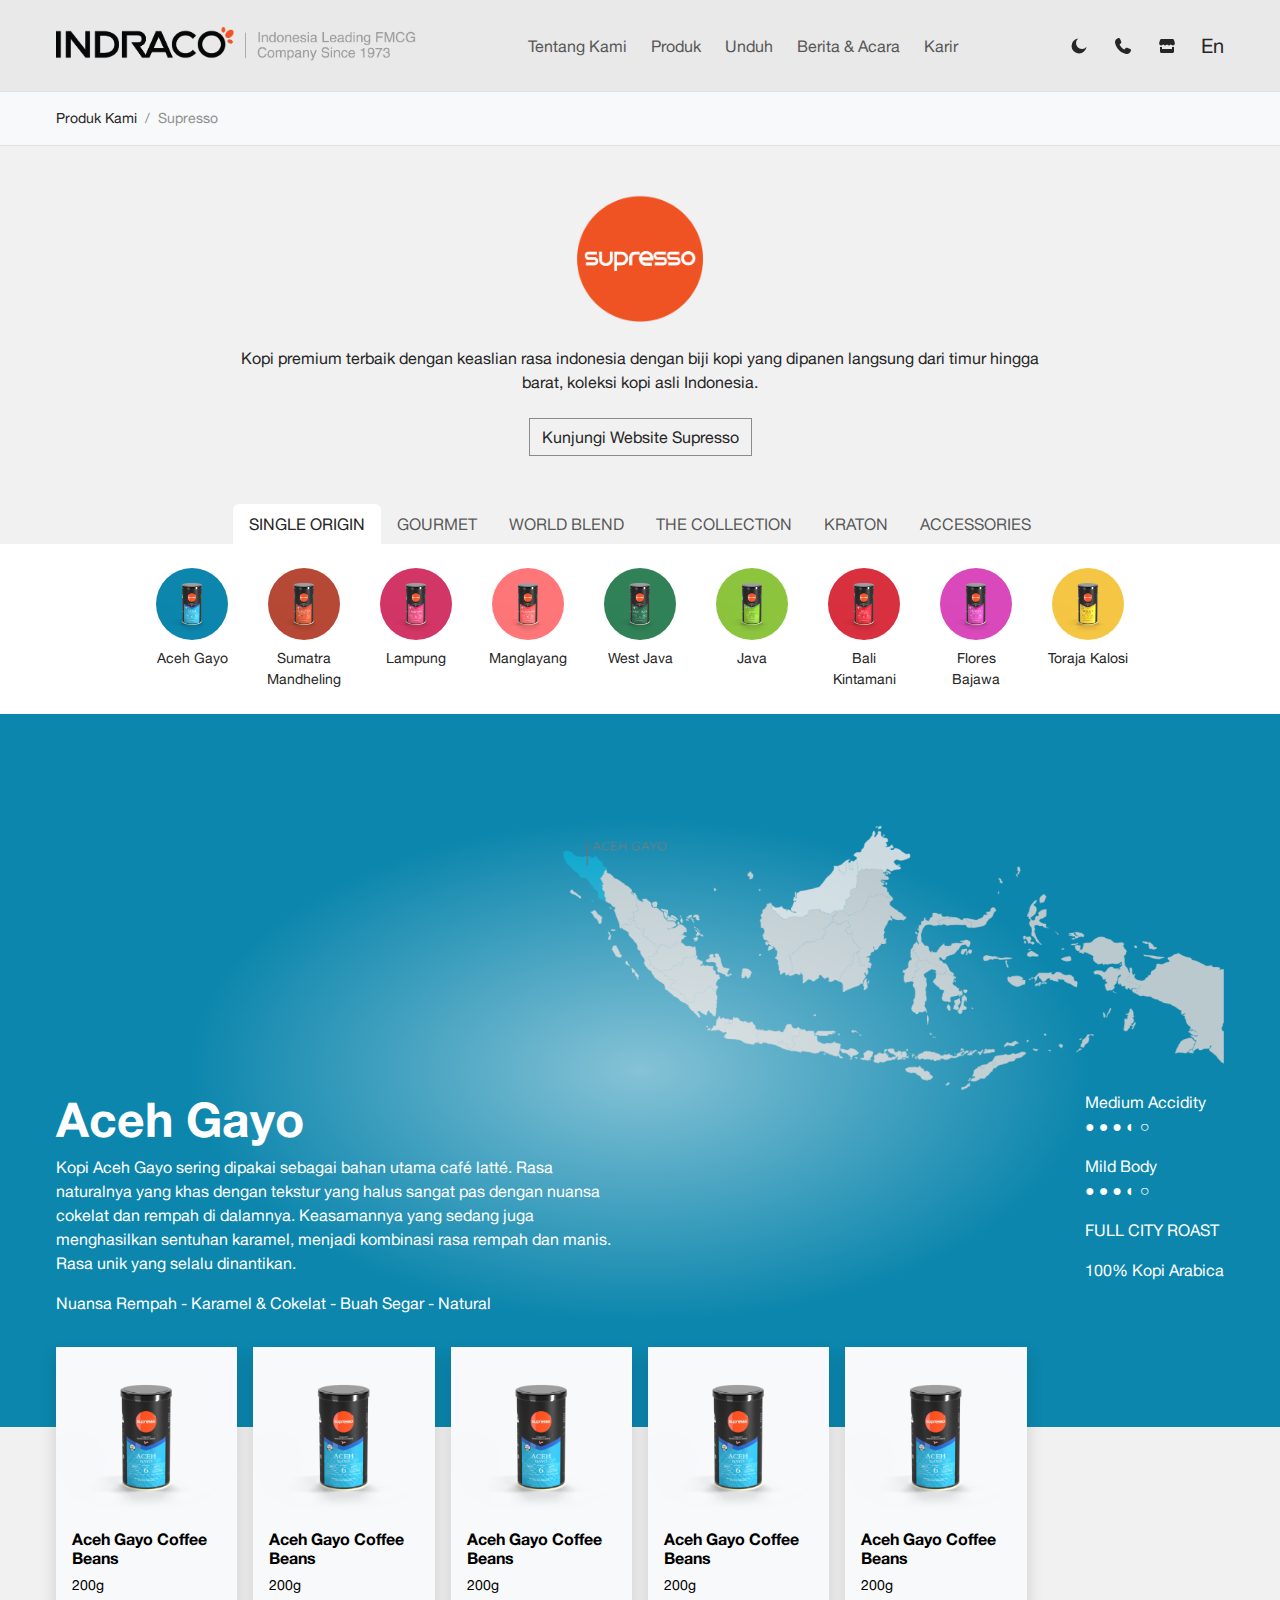
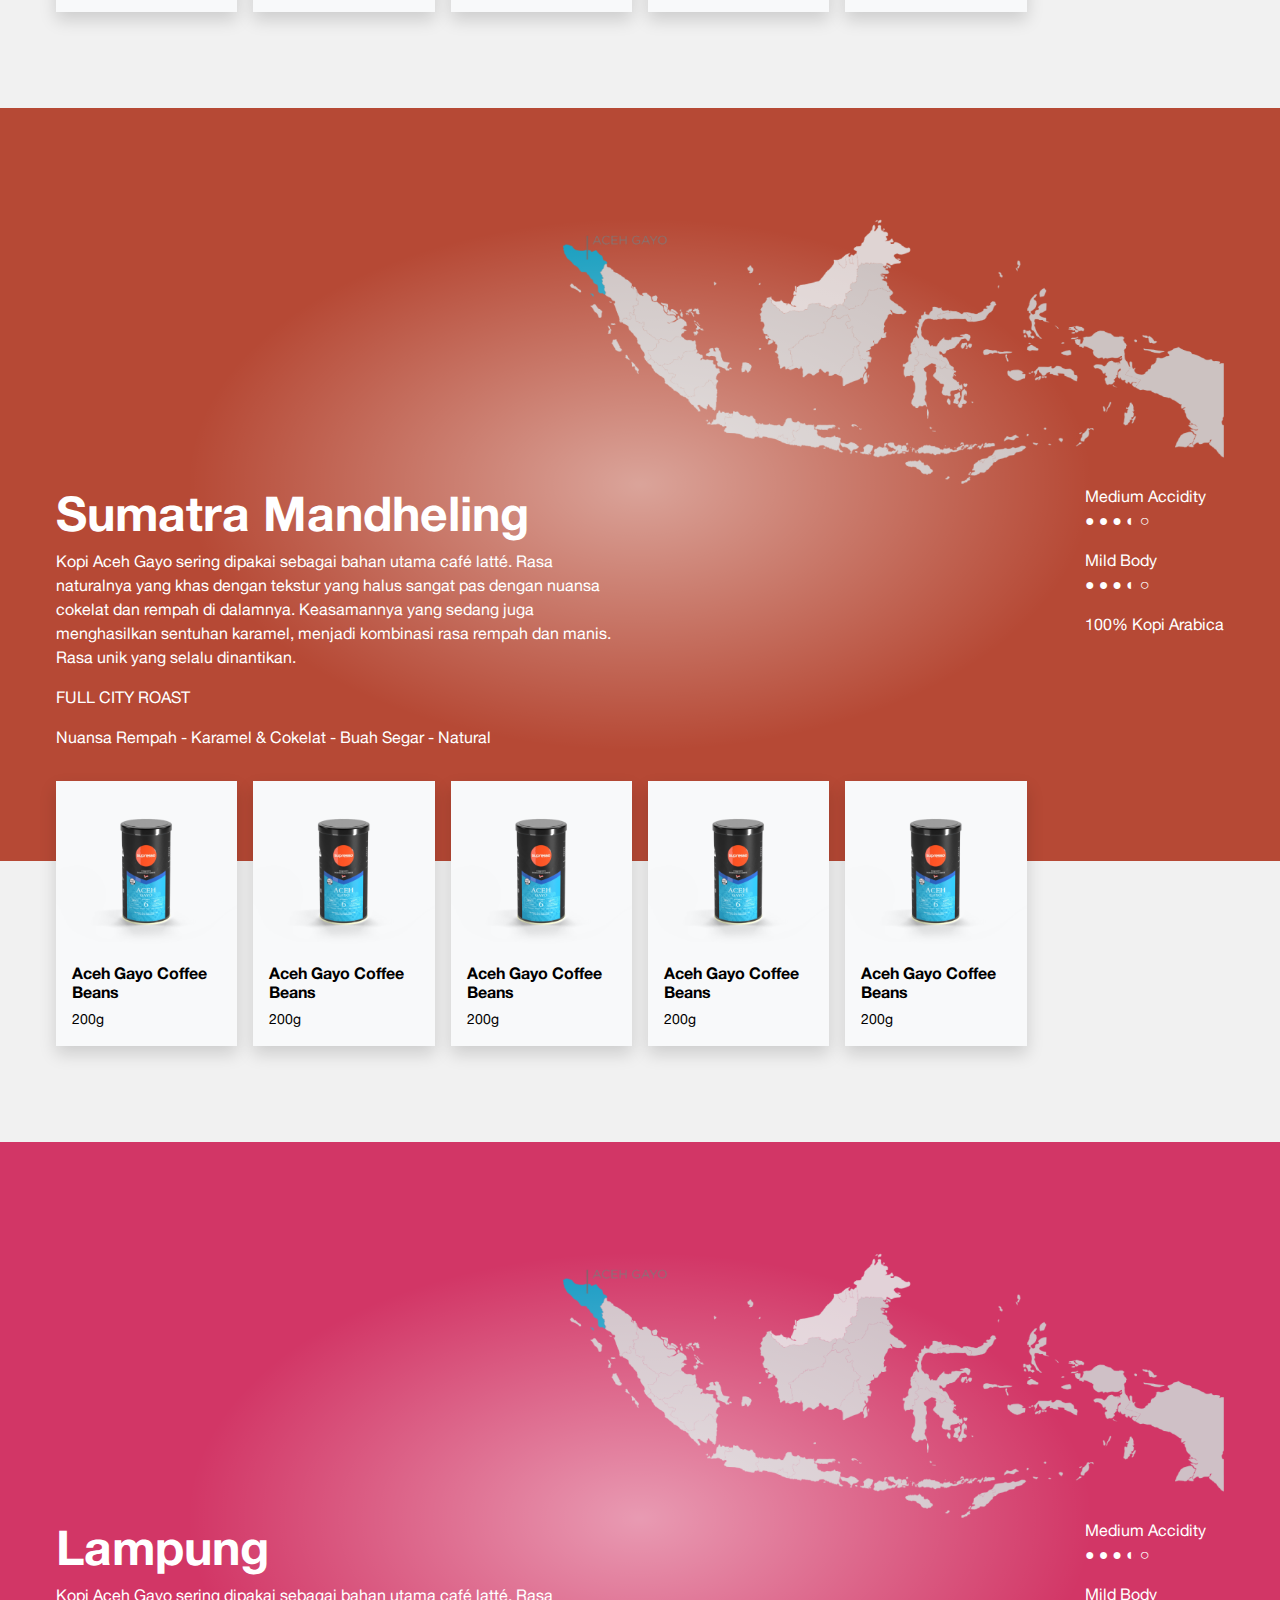
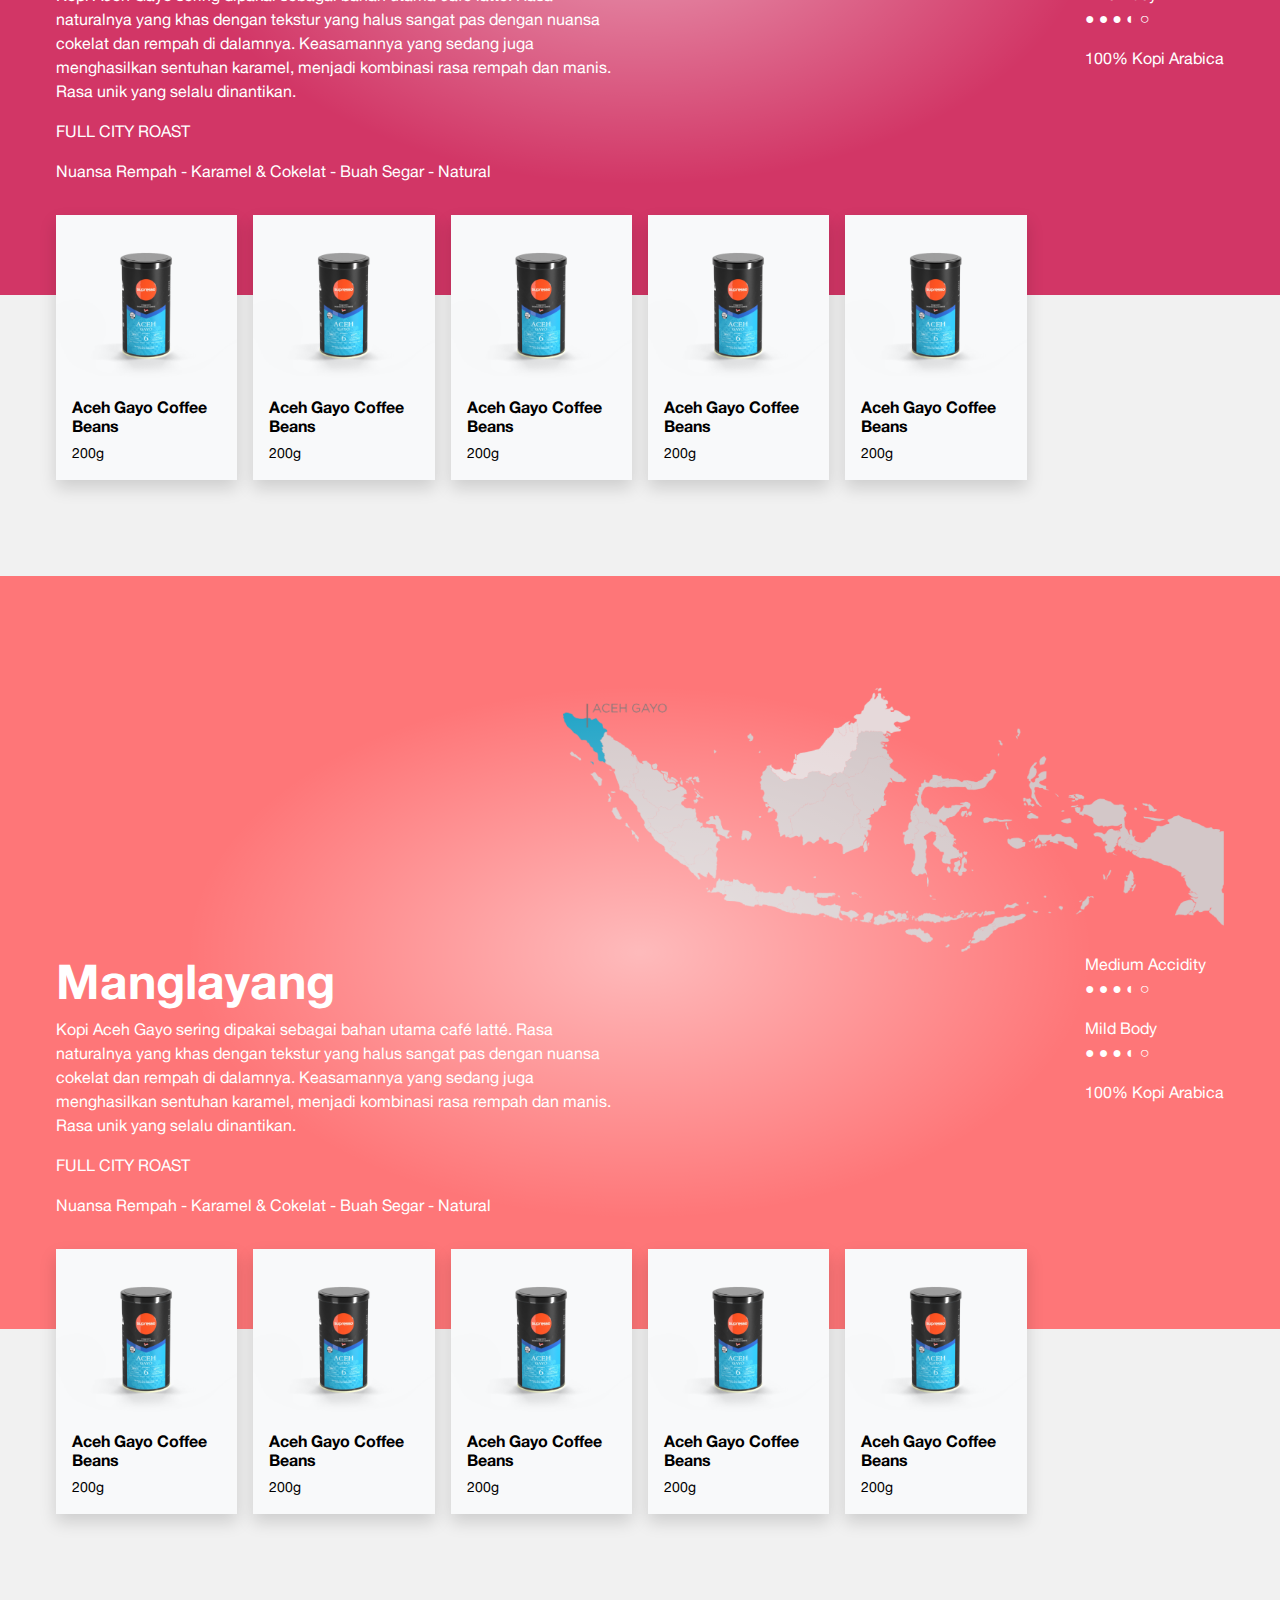
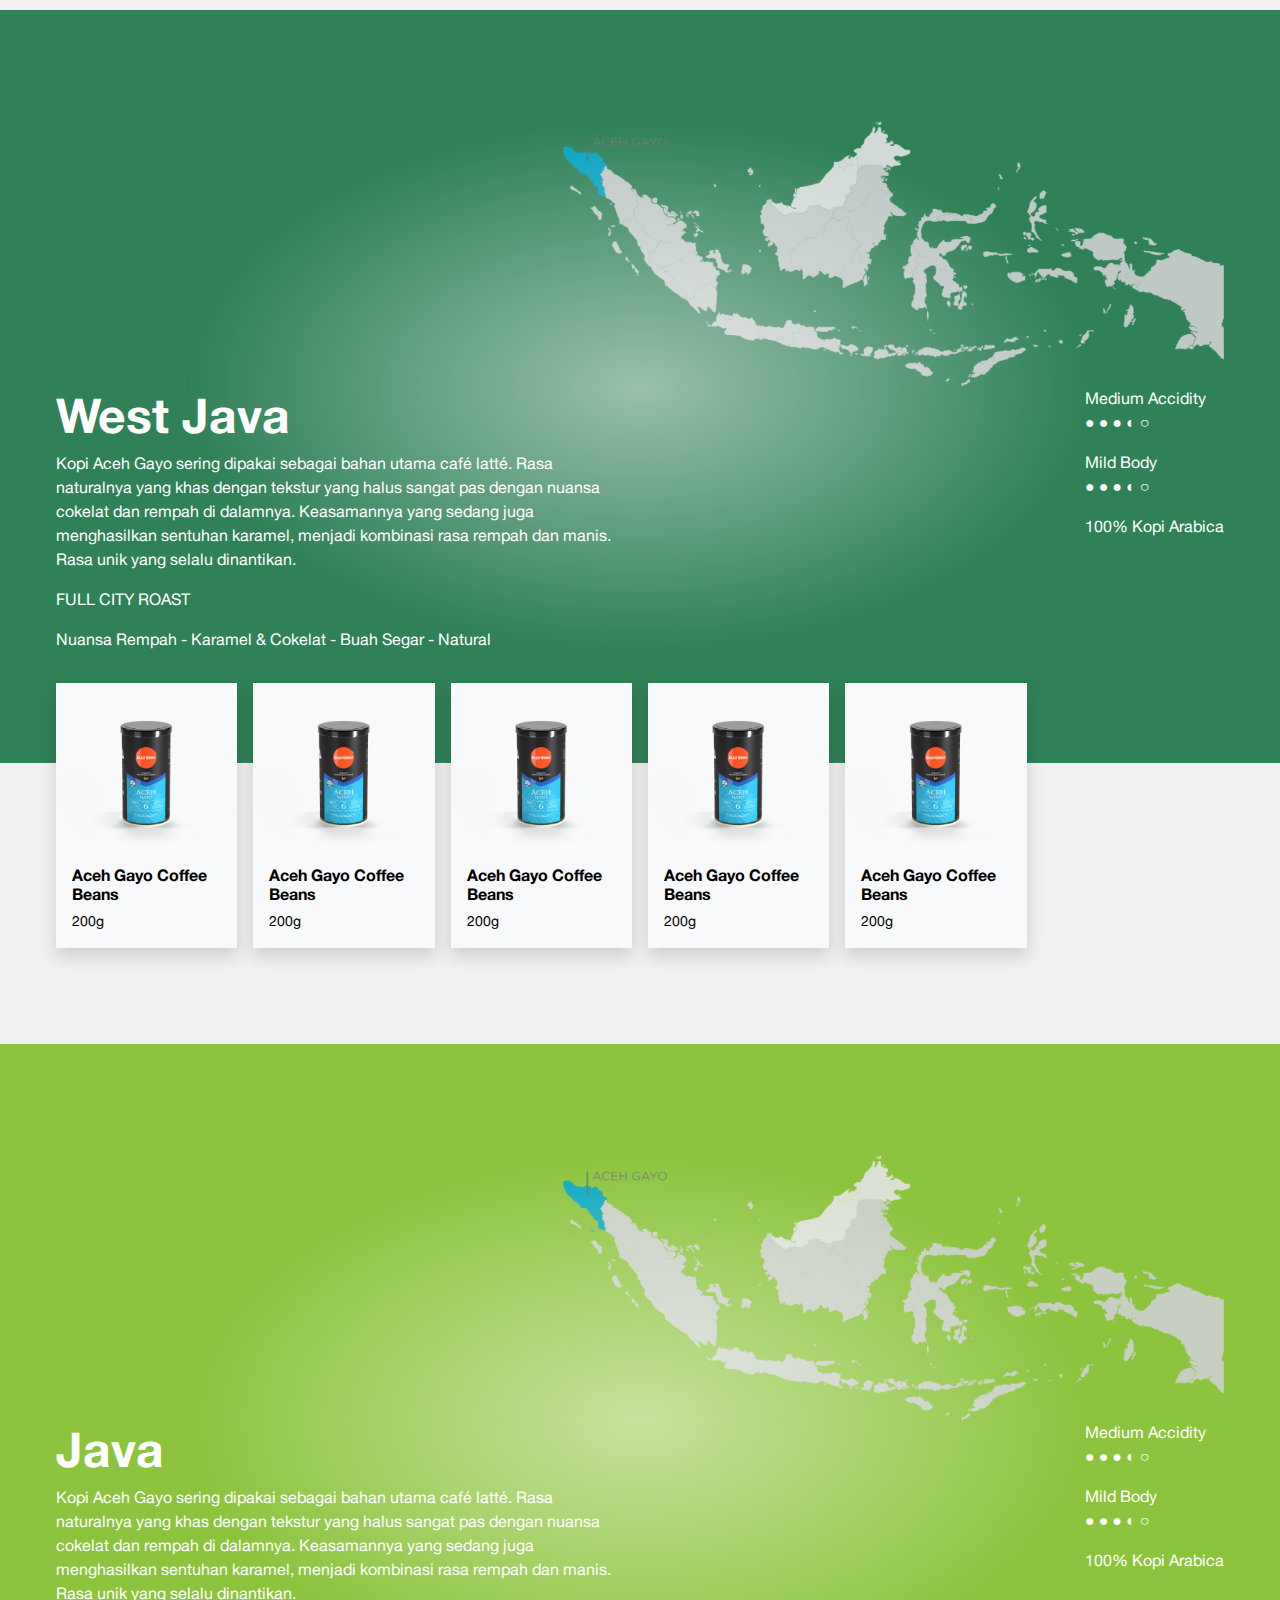
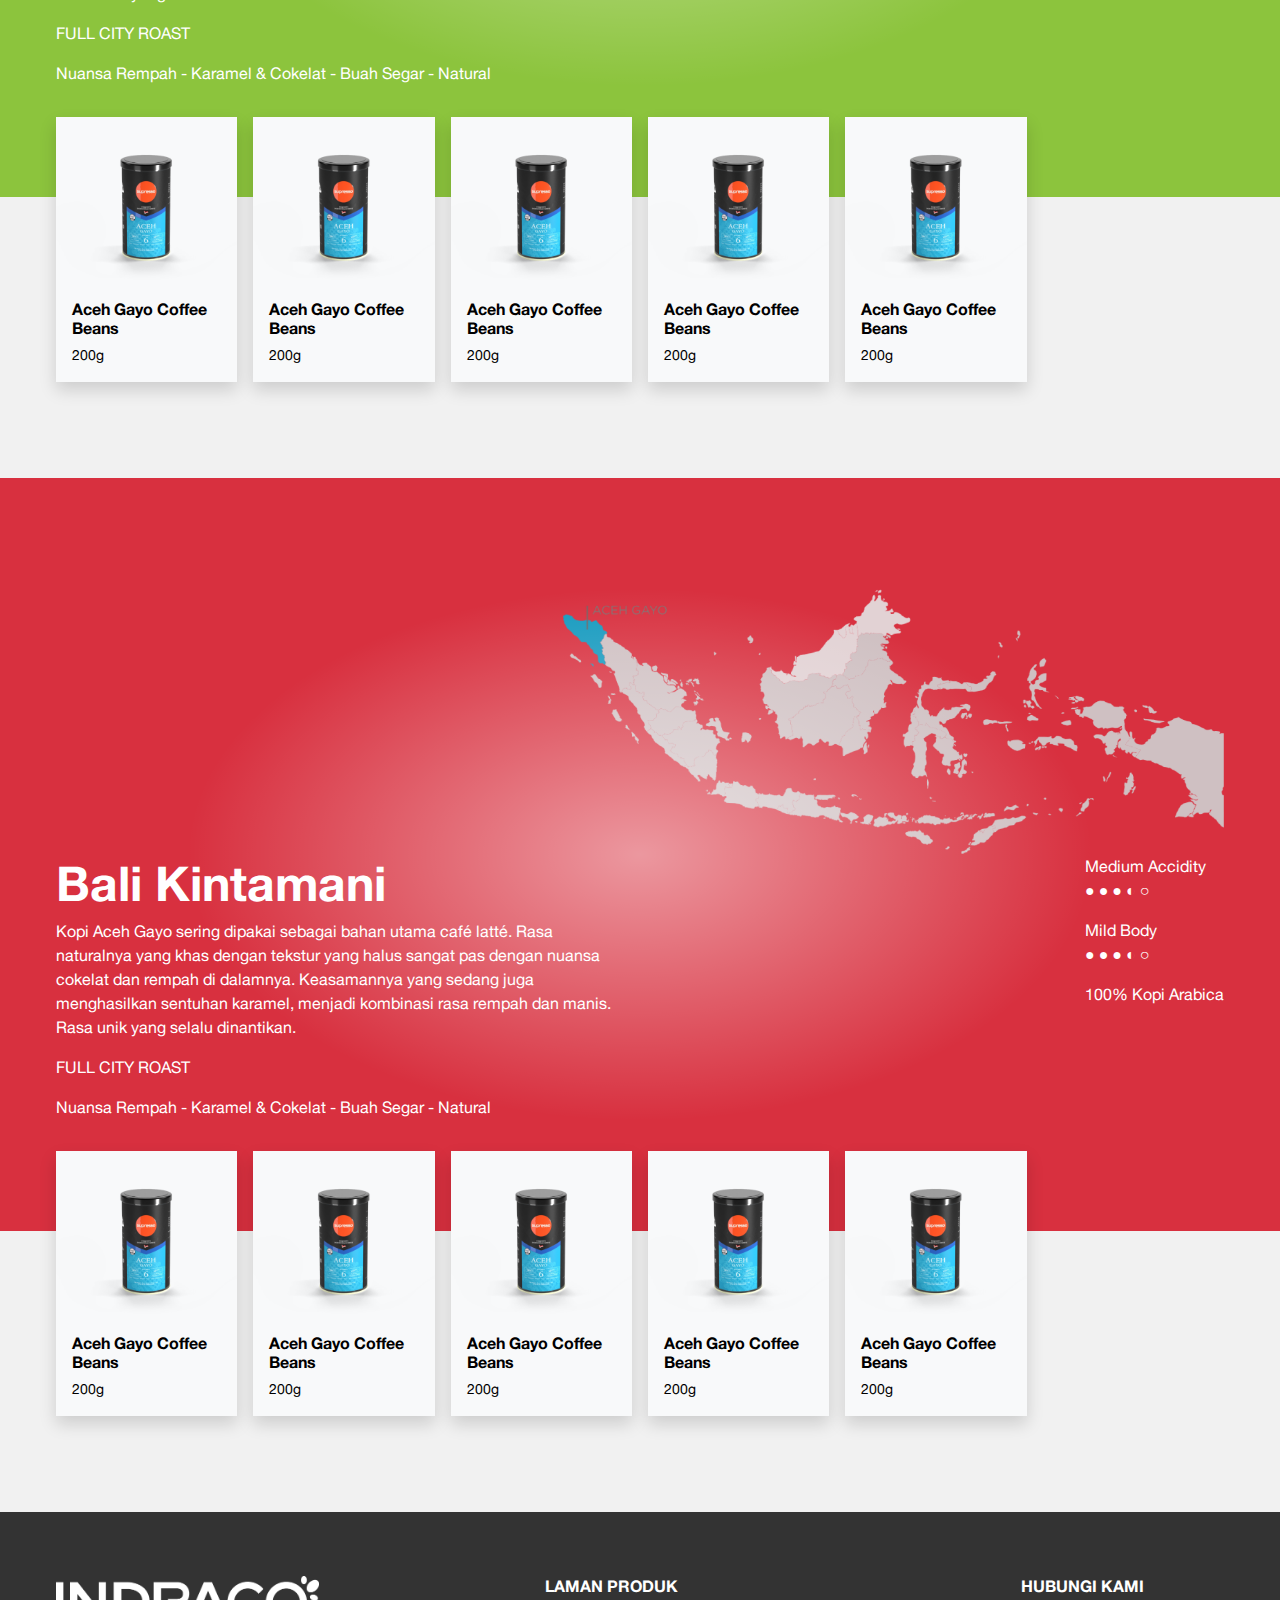
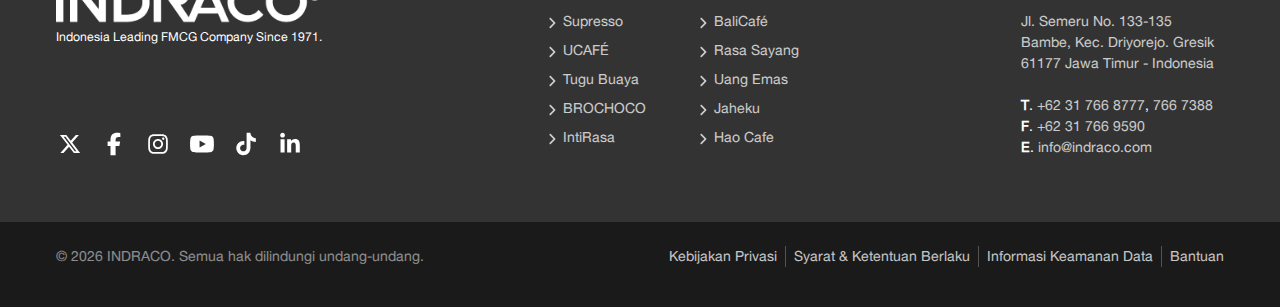
<file: brand.html>
<!DOCTYPE html>
<html lang="id" dir="ltr">
<head>
   <meta http-equiv="Content-Type" content="text/html; charset=UTF-8">
   <meta charset="UTF-8">
   <meta name="viewport" content="width=device-width, initial-scale=1.0">
   <title>INDRACO &ndash; Brand ...</title>
   <link rel="shortcut icon" href="img/icon-indraco.ico" type="image/x-icon">
   <link rel="stylesheet" href="css/bootstrap.min.css">
   <link rel="stylesheet" href="fonts/HelveticaNeue/HelveticaNeue.css">
   <link rel="stylesheet" href="css/theme.css">
   <link rel="stylesheet" href="css/frontend.css">
   <link rel="stylesheet" href="css/brand.css">
   <style>
      /* * {outline: solid 1px green;} */
   </style>
</head>
<body data-active-link="product.html">
   <h1 class="visually-hidden">Supresso</h1>
   <a href="#main-content" class="visually-hidden-focusable">Lewati ke konten utama</a>
   <script src="partials/page-header.js"></script>
   <script src="partials/offcanvas-navigation.js"></script>
   <main id="main-content">

      <!-- Breadcrumb -->
      <div class="bg-body-tertiary border-bottom">
         <div class="container py-3">
            <nav aria-label="breadcrumb">
               <ol class="breadcrumb mb-0">
                  <li class="breadcrumb-item"><a href="product.html" class="text-decoration-none">Produk Kami</a></li>
                  <li class="breadcrumb-item active" aria-current="page">Supresso</li>
               </ol>
            </nav>
         </div>
      </div>
      
      <div class="container py-5 text-center" style="max-width: 860px;">
         <img src="img/logo-supresso.png" data-light="img/logo-supresso.png" data-dark="img/logo-supresso.png" alt="Logo Supresso" loading="lazy" class="theme-image" style="max-width: 21rem; max-height: 8rem;">
         <p class="my-4">Kopi premium terbaik dengan keaslian rasa indonesia dengan biji kopi yang dipanen langsung dari timur hingga barat, koleksi kopi asli Indonesia.</p>
         <a href="#" class="btn btn-invert rounded-0 text-capitalize">kunjungi website supresso</a>
      </div>

      <div class="overflow-auto">
         <div class="d-flex">
            <ul class="nav nav-pills flex-nowrap text-nowrap mx-auto" id="brandTab" role="tabList">
               <li class="nav-item" role="presentation">
                  <button class="nav-link text-uppercase active" id="single-origin-tab" data-bs-toggle="tab" data-bs-target="#single-origin-tab-pane" type="button" role="tab" aria-controls="single-origin-tab-pane" aria-selected="true">single origin</button>
               </li>
               <li class="nav-item" role="presentation">
                  <button class="nav-link text-uppercase" id="gourmet-tab" data-bs-toggle="tab" data-bs-target="#gourmet-tab-pane" type="button" role="tab" aria-controls="gourmet-tab-pane" aria-selected="false">gourmet</button>
               </li>
               <li class="nav-item" role="presentation">
                  <button class="nav-link text-uppercase" id="world-blend-tab" data-bs-toggle="tab" data-bs-target="#world-blend-tab-pane" type="button" role="tab" aria-controls="world-blend-tab-pane" aria-selected="false">world blend</button>
               </li>
               <li class="nav-item" role="presentation">
                  <button class="nav-link text-uppercase" id="the-collection-tab" data-bs-toggle="tab" data-bs-target="#the-collection-tab-pane" type="button" role="tab" aria-controls="the-collection-tab-pane" aria-selected="false">the collection</button>
               </li>
               <li class="nav-item" role="presentation">
                  <button class="nav-link text-uppercase" id="kraton-tab" data-bs-toggle="tab" data-bs-target="#kraton-tab-pane" type="button" role="tab" aria-controls="kraton-tab-pane" aria-selected="false">kraton</button>
               </li>
               <li class="nav-item" role="presentation">
                  <button class="nav-link text-uppercase" id="accessories-tab" data-bs-toggle="tab" data-bs-target="#accessories-tab-pane" type="button" role="tab" aria-controls="accessories-tab-pane" aria-selected="false">accessories</button>
               </li>
            </ul>
         </div>
      </div>

      <div class="brand-list tab-content" id="brandTabContent">
         
         <!-- tab pane category item -->
         <div class="brand-category tab-pane fade show active" id="single-origin-tab-pane" role="tabpanel" aria-labelledby="single-origin-tab" tabindex="0">
            <h2 class="visually-hidden">Single Origin</h2>
            <header class="header-tab-content sticky-top overflow-auto bg-light-subtle">
               <ol class="menu-brand-list list-unstyled d-flex gap-4 p-4 mb-0 justify-content-lg-center">
                  <li class="menu-brand-item">
                     <a href="#section-aceh-gayo" class="text-reset text-decoration-none">
                        <figure class="figure mb-0">
                           <div class="figure-img ratio ratio-1x1 rounded-circle mx-auto" style="background-color: #0c86ad;">
                              <img src="img/supresso-can-aceh-gayo.png" alt="" loading="lazy" class="object-fit-contain">
                           </div>
                           <figcaption class="figure-caption text-reset text-capitalize text-center small">aceh gayo</figcaption>
                        </figure>
                     </a>
                  </li>
                  <li class="menu-brand-item">
                     <a href="#section-sumatra-mandheling" class="text-reset text-decoration-none">
                        <figure class="figure mb-0">
                           <div class="figure-img ratio ratio-1x1 rounded-circle mx-auto" style="background-color: #b64935;">
                              <img src="img/supresso-can-sumatra-mandheling.png" alt="" loading="lazy" class="object-fit-contain">
                           </div>
                           <figcaption class="figure-caption text-reset text-capitalize text-center small">sumatra mandheling</figcaption>
                        </figure>
                     </a>
                  </li>
                  <li class="menu-brand-item">
                     <a href="#section-lampung" class="text-reset text-decoration-none">
                        <figure class="figure mb-0">
                           <div class="figure-img ratio ratio-1x1 rounded-circle mx-auto" style="background-color: #d23666;">
                              <img src="img/supresso-can-lampung.png" alt="" loading="lazy" class="object-fit-contain">
                           </div>
                           <figcaption class="figure-caption text-reset text-capitalize text-center small">lampung</figcaption>
                        </figure>
                     </a>
                  </li>
                  <li class="menu-brand-item">
                     <a href="#section-manglayang" class="text-reset text-decoration-none">
                        <figure class="figure mb-0">
                           <div class="figure-img ratio ratio-1x1 rounded-circle mx-auto" style="background-color: #fe7678;">
                              <img src="img/supresso-can-manglayang.png" alt="" loading="lazy" class="object-fit-contain">
                           </div>
                           <figcaption class="figure-caption text-reset text-capitalize text-center small">manglayang</figcaption>
                        </figure>
                     </a>
                  </li>
                  <li class="menu-brand-item">
                     <a href="#section-west-java" class="text-reset text-decoration-none">
                        <figure class="figure mb-0">
                           <div class="figure-img ratio ratio-1x1 rounded-circle mx-auto" style="background-color: #308158;">
                              <img src="img/supresso-can-west-java.png" alt="" loading="lazy" class="object-fit-contain">
                           </div>
                           <figcaption class="figure-caption text-reset text-capitalize text-center small">west java</figcaption>
                        </figure>
                     </a>
                  </li>
                  <li class="menu-brand-item">
                     <a href="#section-java" class="text-reset text-decoration-none">
                        <figure class="figure mb-0">
                           <div class="figure-img ratio ratio-1x1 rounded-circle mx-auto" style="background-color: #8cc43d;">
                              <img src="img/supresso-can-java.png" alt="" loading="lazy" class="object-fit-contain">
                           </div>
                           <figcaption class="figure-caption text-reset text-capitalize text-center small">java</figcaption>
                        </figure>
                     </a>
                  </li>
                  <li class="menu-brand-item">
                     <a href="#section-bali-kintamani" class="text-reset text-decoration-none">
                        <figure class="figure mb-0">
                           <div class="figure-img ratio ratio-1x1 rounded-circle mx-auto" style="background-color: #d8303f;">
                              <img src="img/supresso-can-bali-kintamani.png" alt="" loading="lazy" class="object-fit-contain">
                           </div>
                           <figcaption class="figure-caption text-reset text-capitalize text-center small">bali kintamani</figcaption>
                        </figure>
                     </a>
                  </li>
                  <li class="menu-brand-item">
                     <a href="#section-aceh-gayo" class="text-reset text-decoration-none">
                        <figure class="figure mb-0">
                           <div class="figure-img ratio ratio-1x1 rounded-circle mx-auto" style="background-color: #d949bb;">
                              <img src="img/supresso-can-flores-bajawa.png" alt="" loading="lazy" class="object-fit-contain">
                           </div>
                           <figcaption class="figure-caption text-reset text-capitalize text-center small">flores bajawa</figcaption>
                        </figure>
                     </a>
                  </li>
                  <li class="menu-brand-item">
                     <a href="#section-aceh-gayo" class="text-reset text-decoration-none">
                        <figure class="figure mb-0">
                           <div class="figure-img ratio ratio-1x1 rounded-circle mx-auto" style="background-color: #f5c644;">
                              <img src="img/supresso-can-toraja-kalosi.png" alt="" loading="lazy" class="object-fit-contain">
                           </div>
                           <figcaption class="figure-caption text-reset text-capitalize text-center small">toraja kalosi</figcaption>
                        </figure>
                     </a>
                  </li>
               </ol>
            </header>
            <ol class="brand-list list-unstyled mb-0">
               <!-- <li class="brand-item"><script src="partials/brand-item.js"></script></li> -->
               <!-- <li class="brand-item"><script src="partials/brand-item.js"></script></li> -->
               <!-- <li class="brand-item"><script src="partials/brand-item.js"></script></li> -->
               <!-- <li class="brand-item"><script src="partials/brand-item.js"></script></li> -->
               <!-- <li class="brand-item"><script src="partials/brand-item.js"></script></li> -->

               <li class="brand-item">
                  <div id="section-aceh-gayo" class="header-brand text-white position-relative z-0 overflow-hidden" style="background-color: #0c86ad;">
                     <div class="container">
                        <div class="row gx-md-5 justify-content-md-between">
                           <div class="col col-12 col-md-12 col-lg-7 ms-lg-auto position-lg-absolute top-lg-0 end-lg-0 z-1">
                              <img src="img/map-aceh.png" alt="" loading="lazy" class="img-fluid w-100 img-map opacity-lg-50">
                           </div>
                           <div class="col col-12 position-absolute top-0 end-0 bottom-0 start-0 z-1 inset-bg d-none d-lg-block"></div>
                           <div class="col col-12 col-md col-lg-6 col-xxl-5 z-2">
                              <h3 class="product-title display-5 fw-bold text-capitalize">aceh gayo</h3>
                              <p class="product-description">Kopi Aceh Gayo sering dipakai sebagai bahan utama café latté. Rasa naturalnya yang khas dengan tekstur yang halus sangat pas dengan nuansa cokelat dan rempah di dalamnya. Keasamannya yang sedang juga menghasilkan sentuhan karamel, menjadi kombinasi rasa rempah dan manis. Rasa unik yang selalu dinantikan.</p>
                              <p class="product-taste text-capitalize">Nuansa rempah - Karamel & Cokelat - Buah segar - Natural</p>
                           </div>
                           <div class="col col-12 col-md-auto z-2">
                              <p class="product-accidity text-capitalize">medium accidity <br> &#9679; &#9679; &#9679; &#9680; &#9675;</p>
                              <p class="product-viscosity text-capitalize">mild body <br> &#9679; &#9679; &#9679; &#9680; &#9675;</p>
                              <p class="product-process text-uppercase">FULL CITY ROAST</p>
                              <p class="product-ingredient text-capitalize">100% Kopi Arabica</p>
                           </div>
                        </div>
                     </div>
                  </div>
                  <div class="body-brand z-1 pb-lg-5">
                     <div class="container py-5">
                        <div class="product-list">
                           <script src="partials/product-item.js"></script>
                           <script src="partials/product-item.js"></script>
                           <script src="partials/product-item.js"></script>
                           <script src="partials/product-item.js"></script>
                           <script src="partials/product-item.js"></script>
                        </div>
                     </div>
                  </div>
               </li>

               <li class="brand-item">
                  <div id="section-sumatra-mandheling" class="header-brand text-white position-relative z-0 overflow-hidden" style="background-color: #b64935;">
                     <div class="container">
                        <div class="row gx-md-5 justify-content-md-between">
                           <div class="col col-12 col-md-12 col-lg-7 ms-lg-auto position-lg-absolute top-lg-0 end-lg-0 z-1">
                              <img src="img/map-aceh.png" alt="" loading="lazy" class="img-fluid w-100 img-map opacity-lg-50">
                           </div>
                           <div class="col col-12 position-absolute top-0 end-0 bottom-0 start-0 z-1 inset-bg d-none d-lg-block"></div>
                           <div class="col col-12 col-md col-lg-6 col-xxl-5 z-2">
                              <h3 class="product-title display-5 fw-bold text-capitalize">sumatra mandheling</h3>
                              <p class="product-description">Kopi Aceh Gayo sering dipakai sebagai bahan utama café latté. Rasa naturalnya yang khas dengan tekstur yang halus sangat pas dengan nuansa cokelat dan rempah di dalamnya. Keasamannya yang sedang juga menghasilkan sentuhan karamel, menjadi kombinasi rasa rempah dan manis. Rasa unik yang selalu dinantikan.</p>
                              <p class="product-process text-uppercase">FULL CITY ROAST</p>
                              <p class="product-taste text-capitalize">Nuansa rempah - Karamel & Cokelat - Buah segar - Natural</p>
                           </div>
                           <div class="col col-12 col-md-auto z-2">
                              <p class="product-accidity text-capitalize">medium accidity <br> &#9679; &#9679; &#9679; &#9680; &#9675;</p>
                              <p class="product-viscosity text-capitalize">mild body <br> &#9679; &#9679; &#9679; &#9680; &#9675;</p>
                              <p class="product-ingredient text-capitalize">100% Kopi Arabica</p>
                           </div>
                        </div>
                     </div>
                  </div>
                  <div class="body-brand z-1 pb-lg-5">
                     <div class="container py-5">
                        <div class="product-list">
                           <script src="partials/product-item.js"></script>
                           <script src="partials/product-item.js"></script>
                           <script src="partials/product-item.js"></script>
                           <script src="partials/product-item.js"></script>
                           <script src="partials/product-item.js"></script>
                        </div>
                     </div>
                  </div>
               </li>

               <li class="brand-item">
                  <div id="section-lampung" class="header-brand text-white position-relative z-0 overflow-hidden" style="background-color: #d23666;">
                     <div class="container">
                        <div class="row gx-md-5 justify-content-md-between">
                           <div class="col col-12 col-md-12 col-lg-7 ms-lg-auto position-lg-absolute top-lg-0 end-lg-0 z-1">
                              <img src="img/map-aceh.png" alt="" loading="lazy" class="img-fluid w-100 img-map opacity-lg-50">
                           </div>
                           <div class="col col-12 position-absolute top-0 end-0 bottom-0 start-0 z-1 inset-bg d-none d-lg-block"></div>
                           <div class="col col-12 col-md col-lg-6 col-xxl-5 z-2">
                              <h3 class="product-title display-5 fw-bold text-capitalize">lampung</h3>
                              <p class="product-description">Kopi Aceh Gayo sering dipakai sebagai bahan utama café latté. Rasa naturalnya yang khas dengan tekstur yang halus sangat pas dengan nuansa cokelat dan rempah di dalamnya. Keasamannya yang sedang juga menghasilkan sentuhan karamel, menjadi kombinasi rasa rempah dan manis. Rasa unik yang selalu dinantikan.</p>
                              <p class="product-process text-uppercase">FULL CITY ROAST</p>
                              <p class="product-taste text-capitalize">Nuansa rempah - Karamel & Cokelat - Buah segar - Natural</p>
                           </div>
                           <div class="col col-12 col-md-auto z-2">
                              <p class="product-accidity text-capitalize">medium accidity <br> &#9679; &#9679; &#9679; &#9680; &#9675;</p>
                              <p class="product-viscosity text-capitalize">mild body <br> &#9679; &#9679; &#9679; &#9680; &#9675;</p>
                              <p class="product-ingredient text-capitalize">100% Kopi Arabica</p>
                           </div>
                        </div>
                     </div>
                  </div>
                  <div class="body-brand z-1 pb-lg-5">
                     <div class="container py-5">
                        <div class="product-list">
                           <script src="partials/product-item.js"></script>
                           <script src="partials/product-item.js"></script>
                           <script src="partials/product-item.js"></script>
                           <script src="partials/product-item.js"></script>
                           <script src="partials/product-item.js"></script>
                        </div>
                     </div>
                  </div>
               </li>

               <li class="brand-item">
                  <div id="section-manglayang" class="header-brand text-white position-relative z-0 overflow-hidden" style="background-color: #fe7678;">
                     <div class="container">
                        <div class="row gx-md-5 justify-content-md-between">
                           <div class="col col-12 col-md-12 col-lg-7 ms-lg-auto position-lg-absolute top-lg-0 end-lg-0 z-1">
                              <img src="img/map-aceh.png" alt="" loading="lazy" class="img-fluid w-100 img-map opacity-lg-50">
                           </div>
                           <div class="col col-12 position-absolute top-0 end-0 bottom-0 start-0 z-1 inset-bg d-none d-lg-block"></div>
                           <div class="col col-12 col-md col-lg-6 col-xxl-5 z-2">
                              <h3 class="product-title display-5 fw-bold text-capitalize">manglayang</h3>
                              <p class="product-description">Kopi Aceh Gayo sering dipakai sebagai bahan utama café latté. Rasa naturalnya yang khas dengan tekstur yang halus sangat pas dengan nuansa cokelat dan rempah di dalamnya. Keasamannya yang sedang juga menghasilkan sentuhan karamel, menjadi kombinasi rasa rempah dan manis. Rasa unik yang selalu dinantikan.</p>
                              <p class="product-process text-uppercase">FULL CITY ROAST</p>
                              <p class="product-taste text-capitalize">Nuansa rempah - Karamel & Cokelat - Buah segar - Natural</p>
                           </div>
                           <div class="col col-12 col-md-auto z-2">
                              <p class="product-accidity text-capitalize">medium accidity <br> &#9679; &#9679; &#9679; &#9680; &#9675;</p>
                              <p class="product-viscosity text-capitalize">mild body <br> &#9679; &#9679; &#9679; &#9680; &#9675;</p>
                              <p class="product-ingredient text-capitalize">100% Kopi Arabica</p>
                           </div>
                        </div>
                     </div>
                  </div>
                  <div class="body-brand z-1 pb-lg-5">
                     <div class="container py-5">
                        <div class="product-list">
                           <script src="partials/product-item.js"></script>
                           <script src="partials/product-item.js"></script>
                           <script src="partials/product-item.js"></script>
                           <script src="partials/product-item.js"></script>
                           <script src="partials/product-item.js"></script>
                        </div>
                     </div>
                  </div>
               </li>

               <li class="brand-item">
                  <div id="section-west-java" class="header-brand text-white position-relative z-0 overflow-hidden" style="background-color: #308158;">
                     <div class="container">
                        <div class="row gx-md-5 justify-content-md-between">
                           <div class="col col-12 col-md-12 col-lg-7 ms-lg-auto position-lg-absolute top-lg-0 end-lg-0 z-1">
                              <img src="img/map-aceh.png" alt="" loading="lazy" class="img-fluid w-100 img-map opacity-lg-50">
                           </div>
                           <div class="col col-12 position-absolute top-0 end-0 bottom-0 start-0 z-1 inset-bg d-none d-lg-block"></div>
                           <div class="col col-12 col-md col-lg-6 col-xxl-5 z-2">
                              <h3 class="product-title display-5 fw-bold text-capitalize">west java</h3>
                              <p class="product-description">Kopi Aceh Gayo sering dipakai sebagai bahan utama café latté. Rasa naturalnya yang khas dengan tekstur yang halus sangat pas dengan nuansa cokelat dan rempah di dalamnya. Keasamannya yang sedang juga menghasilkan sentuhan karamel, menjadi kombinasi rasa rempah dan manis. Rasa unik yang selalu dinantikan.</p>
                              <p class="product-process text-uppercase">FULL CITY ROAST</p>
                              <p class="product-taste text-capitalize">Nuansa rempah - Karamel & Cokelat - Buah segar - Natural</p>
                           </div>
                           <div class="col col-12 col-md-auto z-2">
                              <p class="product-accidity text-capitalize">medium accidity <br> &#9679; &#9679; &#9679; &#9680; &#9675;</p>
                              <p class="product-viscosity text-capitalize">mild body <br> &#9679; &#9679; &#9679; &#9680; &#9675;</p>
                              <p class="product-ingredient text-capitalize">100% Kopi Arabica</p>
                           </div>
                        </div>
                     </div>
                  </div>
                  <div class="body-brand z-1 pb-lg-5">
                     <div class="container py-5">
                        <div class="product-list">
                           <script src="partials/product-item.js"></script>
                           <script src="partials/product-item.js"></script>
                           <script src="partials/product-item.js"></script>
                           <script src="partials/product-item.js"></script>
                           <script src="partials/product-item.js"></script>
                        </div>
                     </div>
                  </div>
               </li>

               <li class="brand-item">
                  <div id="section-java" class="header-brand text-white position-relative z-0 overflow-hidden" style="background-color: #8cc43d;">
                     <div class="container">
                        <div class="row gx-md-5 justify-content-md-between">
                           <div class="col col-12 col-md-12 col-lg-7 ms-lg-auto position-lg-absolute top-lg-0 end-lg-0 z-1">
                              <img src="img/map-aceh.png" alt="" loading="lazy" class="img-fluid w-100 img-map opacity-lg-50">
                           </div>
                           <div class="col col-12 position-absolute top-0 end-0 bottom-0 start-0 z-1 inset-bg d-none d-lg-block"></div>
                           <div class="col col-12 col-md col-lg-6 col-xxl-5 z-2">
                              <h3 class="product-title display-5 fw-bold text-capitalize">java</h3>
                              <p class="product-description">Kopi Aceh Gayo sering dipakai sebagai bahan utama café latté. Rasa naturalnya yang khas dengan tekstur yang halus sangat pas dengan nuansa cokelat dan rempah di dalamnya. Keasamannya yang sedang juga menghasilkan sentuhan karamel, menjadi kombinasi rasa rempah dan manis. Rasa unik yang selalu dinantikan.</p>
                              <p class="product-process text-uppercase">FULL CITY ROAST</p>
                              <p class="product-taste text-capitalize">Nuansa rempah - Karamel & Cokelat - Buah segar - Natural</p>
                           </div>
                           <div class="col col-12 col-md-auto z-2">
                              <p class="product-accidity text-capitalize">medium accidity <br> &#9679; &#9679; &#9679; &#9680; &#9675;</p>
                              <p class="product-viscosity text-capitalize">mild body <br> &#9679; &#9679; &#9679; &#9680; &#9675;</p>
                              <p class="product-ingredient text-capitalize">100% Kopi Arabica</p>
                           </div>
                        </div>
                     </div>
                  </div>
                  <div class="body-brand z-1 pb-lg-5">
                     <div class="container py-5">
                        <div class="product-list">
                           <script src="partials/product-item.js"></script>
                           <script src="partials/product-item.js"></script>
                           <script src="partials/product-item.js"></script>
                           <script src="partials/product-item.js"></script>
                           <script src="partials/product-item.js"></script>
                        </div>
                     </div>
                  </div>
               </li>

               <li class="brand-item">
                  <div id="section-bali-kintamani" class="header-brand text-white position-relative z-0 overflow-hidden" style="background-color: #d8303f;">
                     <div class="container">
                        <div class="row gx-md-5 justify-content-md-between">
                           <div class="col col-12 col-md-12 col-lg-7 ms-lg-auto position-lg-absolute top-lg-0 end-lg-0 z-1">
                              <img src="img/map-aceh.png" alt="" loading="lazy" class="img-fluid w-100 img-map opacity-lg-50">
                           </div>
                           <div class="col col-12 position-absolute top-0 end-0 bottom-0 start-0 z-1 inset-bg d-none d-lg-block"></div>
                           <div class="col col-12 col-md col-lg-6 col-xxl-5 z-2">
                              <h3 class="product-title display-5 fw-bold text-capitalize">bali kintamani</h3>
                              <p class="product-description">Kopi Aceh Gayo sering dipakai sebagai bahan utama café latté. Rasa naturalnya yang khas dengan tekstur yang halus sangat pas dengan nuansa cokelat dan rempah di dalamnya. Keasamannya yang sedang juga menghasilkan sentuhan karamel, menjadi kombinasi rasa rempah dan manis. Rasa unik yang selalu dinantikan.</p>
                              <p class="product-process text-uppercase">FULL CITY ROAST</p>
                              <p class="product-taste text-capitalize">Nuansa rempah - Karamel & Cokelat - Buah segar - Natural</p>
                           </div>
                           <div class="col col-12 col-md-auto z-2">
                              <p class="product-accidity text-capitalize">medium accidity <br> &#9679; &#9679; &#9679; &#9680; &#9675;</p>
                              <p class="product-viscosity text-capitalize">mild body <br> &#9679; &#9679; &#9679; &#9680; &#9675;</p>
                              <p class="product-ingredient text-capitalize">100% Kopi Arabica</p>
                           </div>
                        </div>
                     </div>
                  </div>
                  <div class="body-brand z-1 pb-lg-5">
                     <div class="container py-5">
                        <div class="product-list">
                           <script src="partials/product-item.js"></script>
                           <script src="partials/product-item.js"></script>
                           <script src="partials/product-item.js"></script>
                           <script src="partials/product-item.js"></script>
                           <script src="partials/product-item.js"></script>
                        </div>
                     </div>
                  </div>
               </li>
            </ol>
         </div>
         
         <!-- tab pane category item -->
         <div class="brand-category tab-pane fade" id="gourmet-tab-pane" role="tabpanel" aria-labelledby="gourmet-tab" tabindex="0">
            <h2 class="visually-hidden">Gourmet</h2>
         </div>
         
         <!-- tab pane category item -->
         <div class="brand-category tab-pane fade" id="world-blend-tab-pane" role="tabpanel" aria-labelledby="world-blend-tab" tabindex="0">
            <h2 class="visually-hidden">World Blend</h2>
         </div>
         
         <!-- tab pane category item -->
         <div class="brand-category tab-pane fade" id="the-collection-tab-pane" role="tabpanel" aria-labelledby="the-collection-tab" tabindex="0">
            <h2 class="visually-hidden">The Collection</h2>
         </div>
         
         <!-- tab pane category item -->
         <div class="brand-category tab-pane fade" id="kraton-tab-pane" role="tabpanel" aria-labelledby="kraton-tab" tabindex="0">
            <h2 class="visually-hidden">Kraton</h2>
         </div>
         
         <!-- tab pane category item -->
         <div class="brand-category tab-pane fade" id="accessories-tab-pane" role="tabpanel" aria-labelledby="accessories-tab" tabindex="0">
            <h2 class="visually-hidden">Accessories</h2>
         </div>

      </div>
      
   </main>
   <script src="partials/page-footer.js"></script>
   <script src="js/jquery-3.7.1.min.js"></script>
   <script src="js/bootstrap.bundle.min.js"></script>
   <script src="js/theme.js"></script>
   <script src="js/frontend.js"></script>
</body>
</html>
</file>
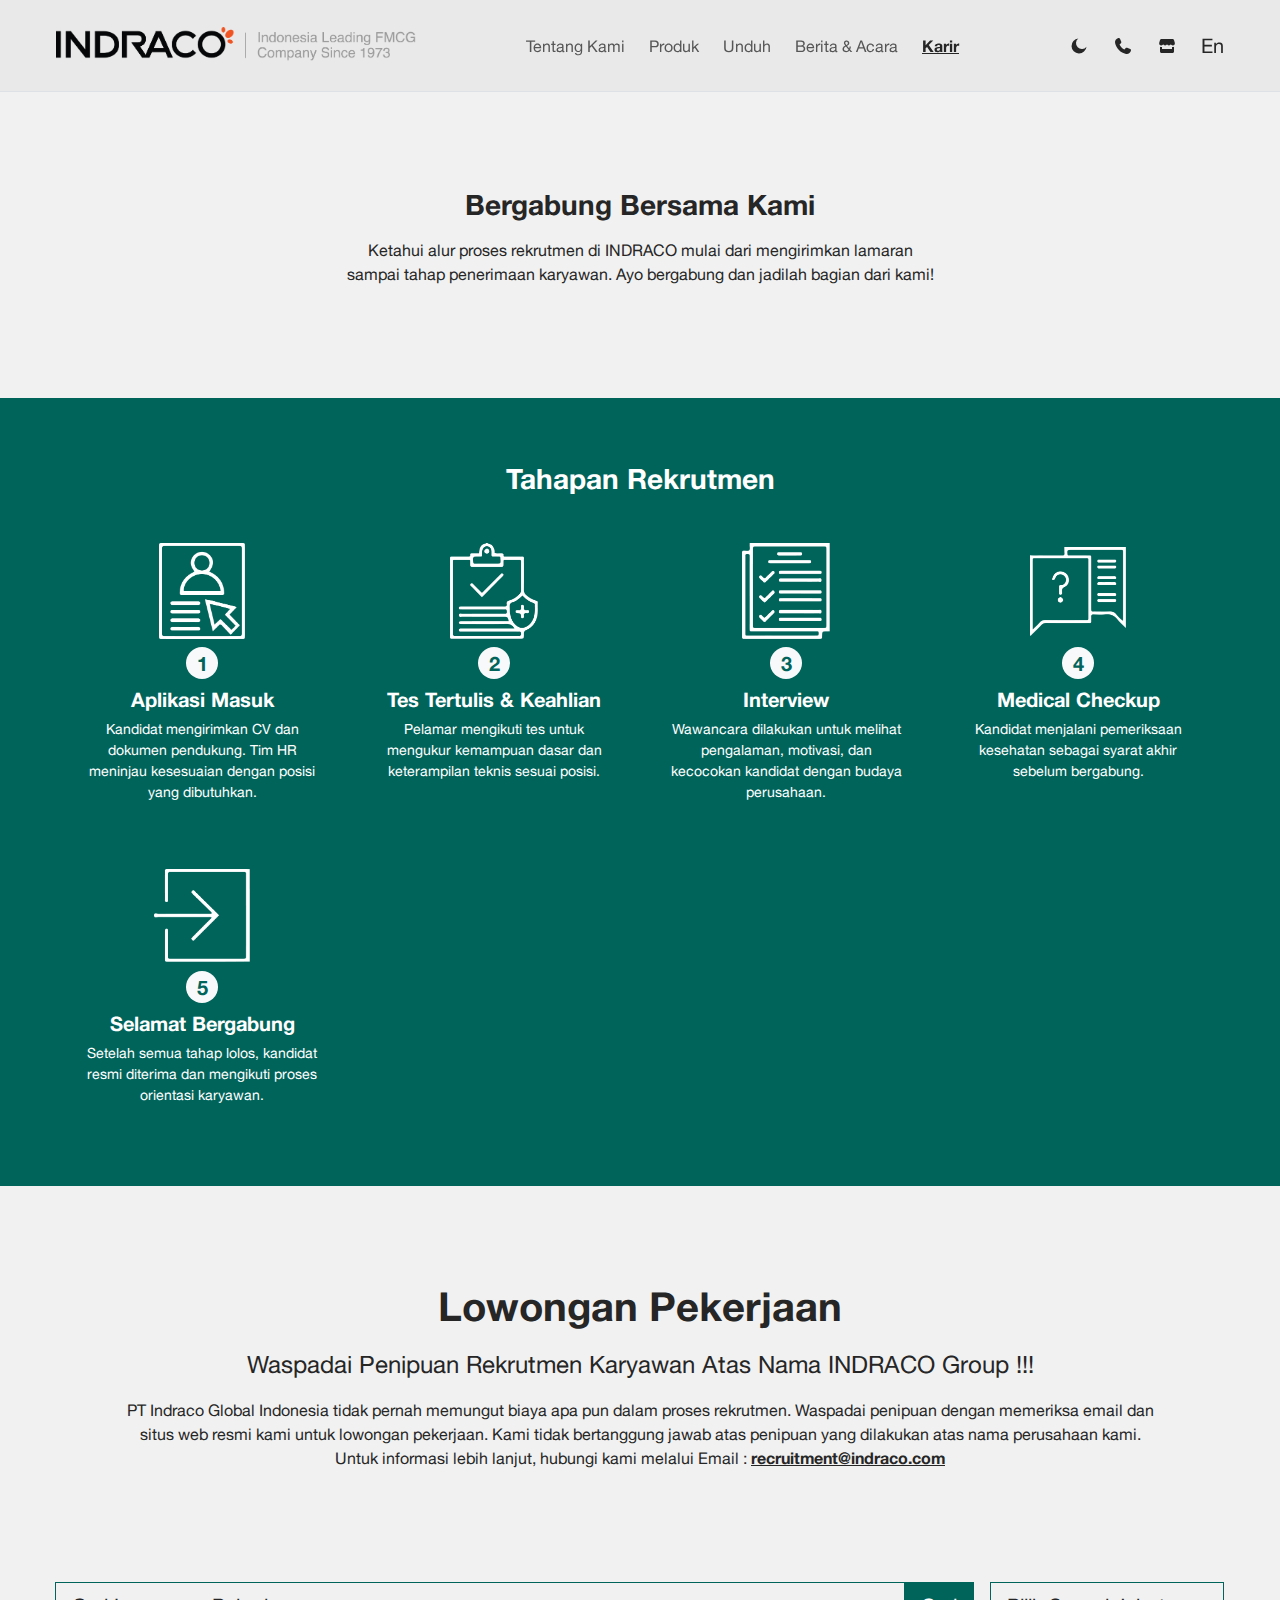
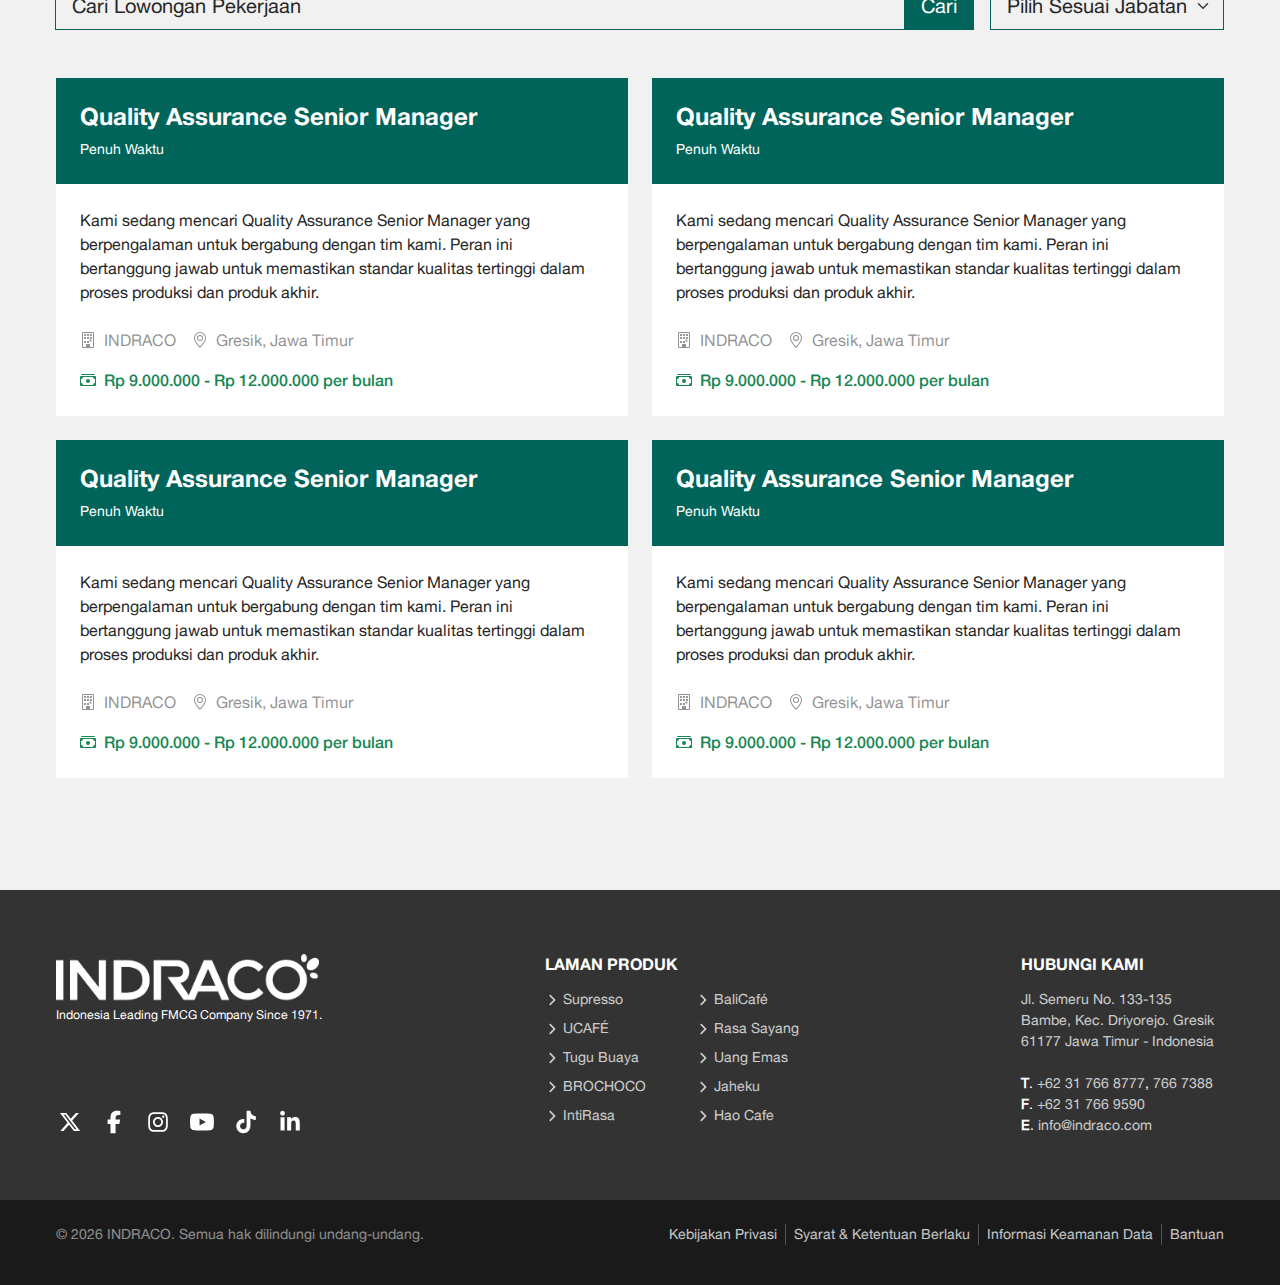
<file: career.html>
<!DOCTYPE html>
<html lang="id" dir="ltr">
<head>
   <meta http-equiv="Content-Type" content="text/html; charset=UTF-8">
   <meta charset="UTF-8">
   <meta name="viewport" content="width=device-width, initial-scale=1.0">
   <title>INDRACO &ndash; Career</title>
   <link rel="shortcut icon" href="img/icon-indraco.ico" type="image/x-icon">
   <link rel="stylesheet" href="css/bootstrap.min.css">
   <link rel="stylesheet" href="fonts/HelveticaNeue/HelveticaNeue.css">
   <link rel="stylesheet" href="css/theme.css">
   <link rel="stylesheet" href="css/frontend.css">
   <style>
      /* * {outline: solid 1px green;} */

      .step-icon {max-width: 6rem;}
   </style>
</head>
<body>
   <a href="#main-content" class="visually-hidden-focusable">
      Lewati ke konten utama
   </a>
   <script src="partials/page-header.js"></script>
   <script src="partials/offcanvas-navigation.js"></script>
   <main id="main-content">

      <section class="py-5 text-center" aria-labelledby="career-title">
         <div class="container py-lg-5" style="max-width: 640px;">
            <header>
               <h1 class="visually-hidden">Karir di INDRACO</h1>
               <h2 id="career-title" class="fs-3 fw-bold text-capitalize mb-3">bergabung bersama kami</h2>
            </header>
            <p>Ketahui alur proses rekrutmen di INDRACO mulai dari mengirimkan lamaran sampai tahap penerimaan karyawan. Ayo bergabung dan jadilah bagian dari kami!</p>
         </div>
      </section>

      <section class="py-5 text-center text-bg-primary" aria-labelledby="recruitment-title">
         <div class="container pt-lg-3" style="max-width: 1800px;">
            <h2 id="recruitment-title" class="fs-3 fw-bold text-capitalize mb-5">tahapan rekrutmen</h2>
            <ol class="list-unstyled d-grid row-gap-5" style="grid-template-columns: repeat(auto-fit, minmax(250px, 1fr));">
               <li>
                  <article>
                     <div class="p-4 pt-0">
                        <div class="ratio ratio-1x1 w-50 mx-auto step-icon">
                           <img src="img/career-stages-1.png" alt="" aria-hidden="true" loading="lazy" class="object-fit-contain">
                        </div>
                     </div>
                     <div class="position-relative">
                        <div class="z-0 w-50 border-top border-light border-3 position-absolute top-50 start-50 translate-middle-y d-none d-xxl-block"></div>
                        <div class="z-1 p-3 bg-light rounded-circle position-absolute top-50 start-50 translate-middle"></div>
                        <div class="z-3 fs-5 fw-bold text-primary position-absolute top-50 start-50 translate-middle">1</div>
                     </div>
                     <div class="p-4 pb-0">
                        <h3 class="fw-bold text-capitalize fs-5">aplikasi masuk</h3>
                        <p class="small">Kandidat mengirimkan CV dan dokumen pendukung. Tim HR meninjau kesesuaian dengan posisi yang dibutuhkan.</p>
                     </div>
                  </article>
               </li>
               <li>
                  <article>
                     <div class="p-4 pt-0">
                        <div class="ratio ratio-1x1 w-50 mx-auto step-icon">
                           <img src="img/career-stages-2.png" alt="" aria-hidden="true" loading="lazy" class="object-fit-contain">
                        </div>
                     </div>
                     <div class="position-relative">
                        <div class="z-0 w-100 border-top border-light border-3 position-absolute top-50 start-50 translate-middle d-none d-xxl-block"></div>
                        <div class="z-1 p-3 bg-light rounded-circle position-absolute top-50 start-50 translate-middle"></div>
                        <div class="z-3 fs-5 fw-bold text-primary position-absolute top-50 start-50 translate-middle">2</div>
                     </div>
                     <div class="p-4 pb-0">
                        <h3 class="fw-bold text-capitalize fs-5">tes tertulis &  keahlian</h3>
                        <p class="small">Pelamar mengikuti tes untuk mengukur kemampuan dasar dan keterampilan teknis sesuai posisi.</p>
                     </div>
                  </article>
               </li>
               <li>
                  <article>
                     <div class="p-4 pt-0">
                        <div class="ratio ratio-1x1 w-50 mx-auto step-icon">
                           <img src="img/career-stages-3.png" alt="" aria-hidden="true" loading="lazy" class="object-fit-contain">
                        </div>
                     </div>
                     <div class="position-relative">
                        <div class="z-0 w-100 border-top border-light border-3 position-absolute top-50 start-50 translate-middle d-none d-xxl-block"></div>
                        <div class="z-1 p-3 bg-light rounded-circle position-absolute top-50 start-50 translate-middle"></div>
                        <div class="z-3 fs-5 fw-bold text-primary position-absolute top-50 start-50 translate-middle">3</div>
                     </div>
                     <div class="p-4 pb-0">
                        <h3 class="fw-bold text-capitalize fs-5">interview</h3>
                        <p class="small">Wawancara dilakukan untuk melihat pengalaman, motivasi, dan kecocokan kandidat dengan budaya perusahaan.</p>
                     </div>
                  </article>
               </li>
               <li>
                  <article>
                     <div class="p-4 pt-0">
                        <div class="ratio ratio-1x1 w-50 mx-auto step-icon">
                           <img src="img/career-stages-4.png" alt="" aria-hidden="true" loading="lazy" class="object-fit-contain">
                        </div>
                     </div>
                     <div class="position-relative">
                        <div class="z-0 w-100 border-top border-light border-3 position-absolute top-50 start-50 translate-middle d-none d-xxl-block"></div>
                        <div class="z-1 p-3 bg-light rounded-circle position-absolute top-50 start-50 translate-middle"></div>
                        <div class="z-3 fs-5 fw-bold text-primary position-absolute top-50 start-50 translate-middle">4</div>
                     </div>
                     <div class="p-4 pb-0">
                        <h3 class="fw-bold text-capitalize fs-5">medical checkup</h3>
                        <p class="small">Kandidat menjalani pemeriksaan kesehatan sebagai syarat akhir sebelum bergabung.</p>
                     </div>
                  </article>
               </li>
               <li>
                  <article>
                     <div class="p-4 pt-0">
                        <div class="ratio ratio-1x1 w-50 mx-auto step-icon">
                           <img src="img/career-stages-5.png" alt="" aria-hidden="true" loading="lazy" class="object-fit-contain">
                        </div>
                     </div>
                     <div class="position-relative">
                        <div class="z-0 w-50 border-top border-light border-3 position-absolute top-50 start-0 translate-middle-y d-none d-xxl-block"></div>
                        <div class="z-1 p-3 bg-light rounded-circle position-absolute top-50 start-50 translate-middle"></div>
                        <div class="z-3 fs-5 fw-bold text-primary position-absolute top-50 start-50 translate-middle">5</div>
                     </div>
                     <div class="p-4 pb-0">
                        <h3 class="fw-bold text-capitalize fs-5">selamat bergabung</h3>
                        <p class="small">Setelah semua tahap lolos, kandidat resmi diterima dan mengikuti proses orientasi karyawan.</p>
                     </div>
                  </article>
               </li>
            </ol>
         </div>
      </section>

      <section class="py-5" aria-labelledby="vacancy-title">
         <div class="container py-lg-5">
            <header class="text-center mx-auto" style="max-width: 65rem;">
               <h2 id="vacancy-title" class="fs-1 fw-bold text-capitalize mb-3">
                  <!-- *hidden salah satu jika ada lowongan atau tidak -->
                  <!-- <span class="text-danger d-block">saat ini kami tidak membuka lowongan pekerjaan</span> -->
                  <span>lowongan pekerjaan</span> 
               </h2>
               <p class="fs-4">
                  Waspadai Penipuan Rekrutmen Karyawan Atas Nama INDRACO Group !!!
               </p>
               <p>
                  PT Indraco Global Indonesia tidak pernah memungut biaya apa pun dalam proses rekrutmen. Waspadai penipuan dengan memeriksa email dan situs web resmi kami untuk lowongan pekerjaan. Kami tidak bertanggung jawab atas penipuan yang dilakukan atas nama perusahaan kami. Untuk informasi lebih lanjut, hubungi kami melalui Email : <a href="mailto:recruitment@indraco.com" target="_blank" class="fw-bold">recruitment@indraco.com</a>
               </p>
            </header>

            <!-- *hidden jika tidak ada lowongan -->
            <div class="pt-5">
               <form class="pt-lg-5 mb-5">
                  <div class="d-flex flex-column gap-3 flex-md-row">
                     <div class="form-group flex-md-grow-1">
                        <div class="input-group">
                           <label for="search-job" class="visually-hidden">Cari lowongan pekerjaan</label>
                           <input id="search-job" name="search" type="search" class="form-control form-control-lg rounded-0 border-primary" placeholder="Cari Lowongan Pekerjaan">
                           <button class="btn btn-lg btn-primary rounded-0" aria-label="Cari">Cari</button>
                        </div>
                     </div>
                     <div class="form-group flex-md-grow-0">
                        <label class="visually-hidden" for="select-position">seleksi daftar lowongan berdasarkan jabatan</label>
                        <select name="select position" id="select-position" class="form-select form-select-lg rounded-0 border-primary">
                           <option value="o" selected>Pilih Sesuai Jabatan</option>
                           <option value="manager">Manager</option>
                           <option value="supervisor">Supervisor</option>
                           <option value="staff">Staff</option>
                           <option value="aspr">ASPR</option>
                           <option value="wroker">Worker</option>
                        </select>
                     </div>
                  </div>
               </form>
               <h3 class="visually-hidden">daftar lowongan pekerjaan</h3>
               <ol class="list-unstyled vacancy-list row row-gap-4">
                  <li class="vacancy-item col col-12 col-lg-6"><script src="partials/vacancy-item.js"></script></li>
                  <li class="vacancy-item col col-12 col-lg-6"><script src="partials/vacancy-item.js"></script></li>
                  <li class="vacancy-item col col-12 col-lg-6"><script src="partials/vacancy-item.js"></script></li>
                  <li class="vacancy-item col col-12 col-lg-6"><script src="partials/vacancy-item.js"></script></li>
               </ol>
            </div>
         </div>
      </section>
      
   </main>
   <script src="partials/page-footer.js"></script>
   <script src="js/jquery-3.7.1.min.js"></script>
   <script src="js/bootstrap.bundle.min.js"></script>
   <script src="js/theme.js"></script>
   <script src="js/frontend.js"></script>
</body>
</html>
</file>
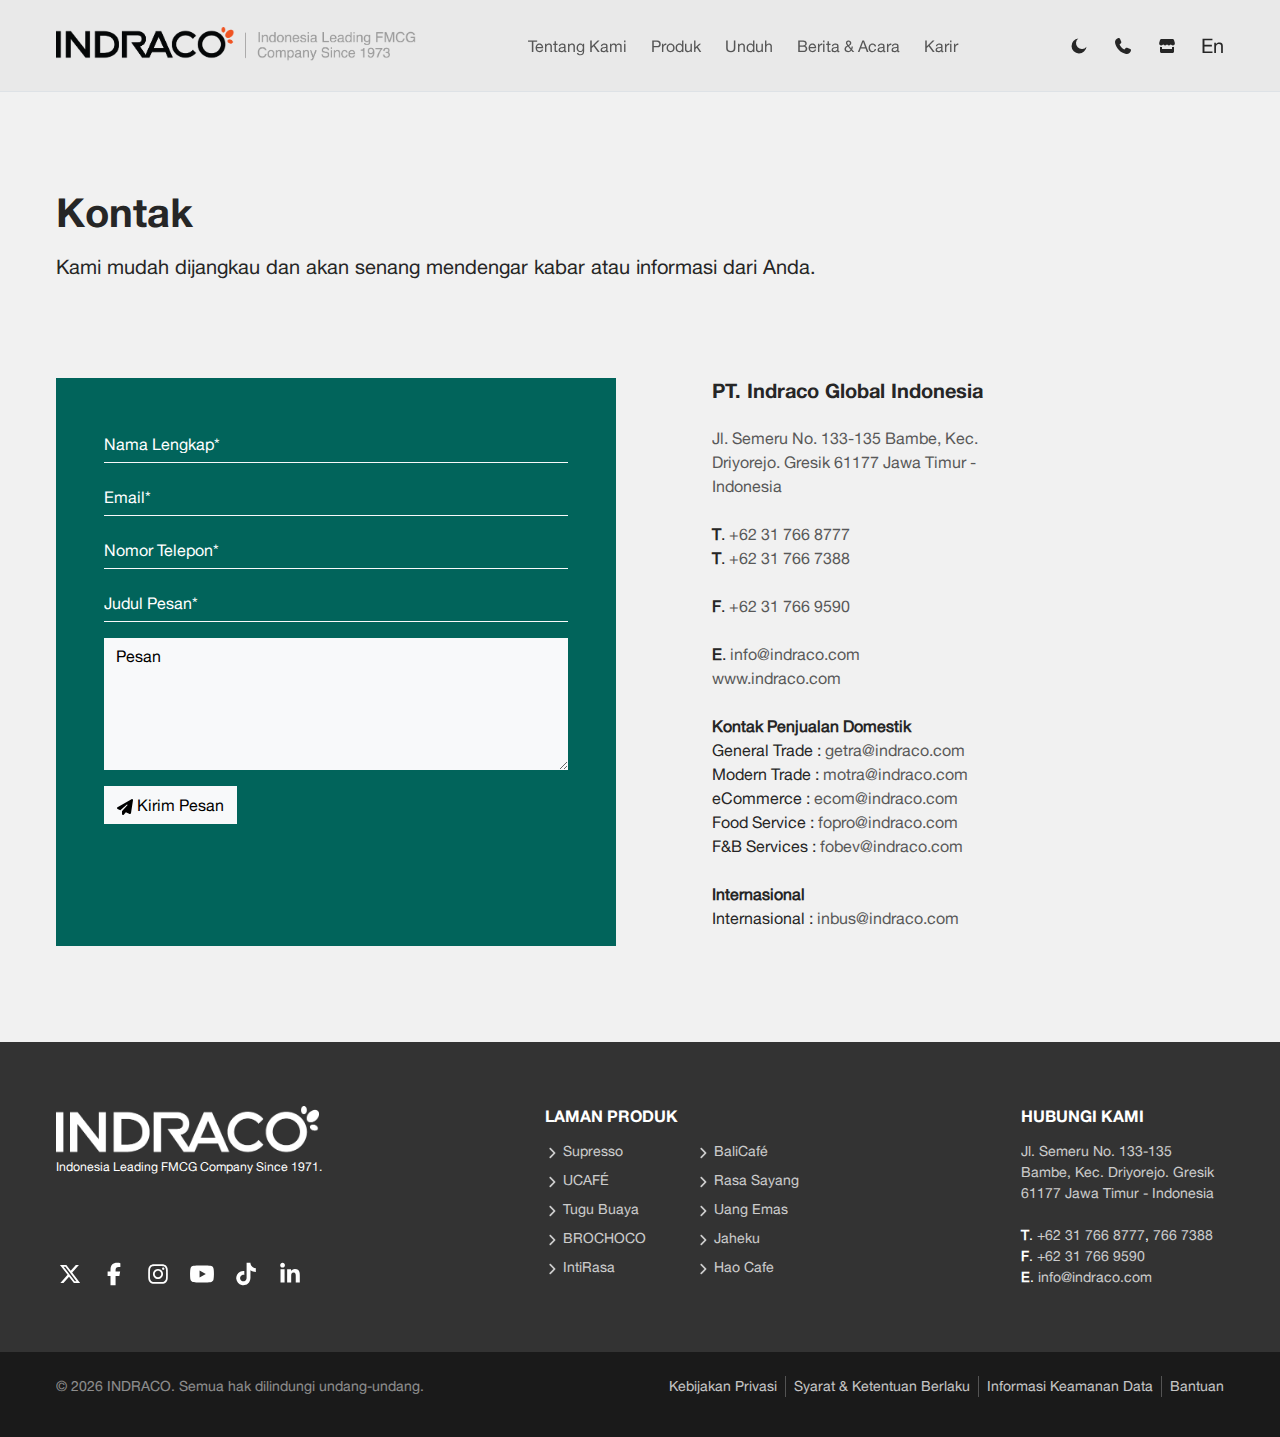
<file: contact.html>
<!DOCTYPE html>
<html lang="id" dir="ltr">
<head>
   <meta http-equiv="Content-Type" content="text/html; charset=UTF-8">
   <meta charset="UTF-8">
   <meta name="viewport" content="width=device-width, initial-scale=1.0">
   <title>INDRACO &ndash; Kontak</title>
   <link rel="shortcut icon" href="img/icon-indraco.ico" type="image/x-icon">
   <link rel="stylesheet" href="css/bootstrap.min.css">
   <link rel="stylesheet" href="fonts/HelveticaNeue/HelveticaNeue.css">
   <link rel="stylesheet" href="css/theme.css">
   <link rel="stylesheet" href="css/frontend.css">
   <style>
      /* * {outline: solid 1px green;} */
   </style>
</head>
<body>
   <a href="#main-content" class="visually-hidden-focusable">
      Lewati ke konten utama
   </a>
   <script src="partials/page-header.js"></script>
   <script src="partials/offcanvas-navigation.js"></script>
   <main id="main-content">
      
      <section class="py-5" aria-labelledby="contact-title" aria-describedby="contact-desc">
         <div class="container py-lg-5">
            <h1 id="contact-title" class="fs-1 fw-bold mb-3 text-capitalize">kontak</h1>
            <p id="contact-desc" class="lead mb-5">Kami mudah dijangkau dan akan senang mendengar kabar atau informasi dari Anda. </p>
            <div class="d-flex flex-wrap gap-5 pt-lg-5">
               <form method="post" aria-labelledby="form-title" action="" class="text-bg-primary p-4 p-md-5 w-100" style="max-width: 560px;">
                  <h2 id="form-title" class="visually-hidden">Formulir Kontak</h2>
                  <div class="form-group mb-3 border-bottom border-light">
                     <label for="name" class="visually-hidden">Nama Lengkap</label>
                     <input id="name" name="name" type="text" autocomplete="name" class="form-control rounded-0 text-reset bg-transparent border-0 px-0 shadow-none" placeholder="Nama Lengkap*" required>
                  </div>
                  <div class="form-group mb-3 border-bottom border-light">
                     <label for="email" class="visually-hidden">Email</label>
                     <input id="email" name="email" type="email" autocomplete="email" class="form-control rounded-0 text-reset bg-transparent border-0 px-0 shadow-none" placeholder="Email*" required>
                  </div>
                  <div class="form-group mb-3 border-bottom border-light">
                     <label for="phone" class="visually-hidden">Nomor Telepon</label>
                     <input id="phone" name="phone" type="tel" autocomplete="tel" class="form-control rounded-0 text-reset bg-transparent border-0 px-0 shadow-none" placeholder="Nomor Telepon*" required>
                  </div>
                  <div class="form-group mb-3 border-bottom border-light">
                     <label for="subject" class="visually-hidden">Judul Pesan</label>
                     <input id="subject" name="subject" type="text" class="form-control rounded-0 text-reset bg-transparent border-0 px-0 shadow-none" placeholder="Judul Pesan*" required>
                  </div>
                  <div class="form-group mb-3">
                     <label for="message" class="visually-hidden">Pesan</label>
                     <textarea name="message" id="message" rows="5" class="form-control rounded-0 border-0 text-bg-light" placeholder="Pesan" required></textarea>
                  </div>
                  <div class="form-group">
                     <button type="submit" class="btn btn-light rounded-0">
                        <svg aria-hidden="true" focusable="false" xmlns="http://www.w3.org/2000/svg" viewBox="0 0 512 512" width="1em" height="1em"><path fill="currentColor" d="M498.1 5.6c10.1 7 15.4 19.1 13.5 31.2l-64 416c-1.5 9.7-7.4 18.2-16 23s-18.9 5.4-28 1.6L284 427.7l-68.5 74.1c-8.9 9.7-22.9 12.9-35.2 8.1S160 493.2 160 480l0-83.6c0-4 1.5-7.8 4.2-10.8L331.8 202.8c5.8-6.3 5.6-16-.4-22s-15.7-6.4-22-.7L106 360.8 17.7 316.6C7.1 311.3 .3 300.7 0 288.9s5.9-22.8 16.1-28.7l448-256c10.7-6.1 23.9-5.5 34 1.4z"></path></svg>
                        Kirim Pesan
                     </button>
                  </div>
               </form>
               <address class="ps-lg-5" style="max-width: 360px;">
                  <h3 class="fs-5 fw-bold text-capitalize mb-4">PT. Indraco Global Indonesia</h3>
                  <a href="https://maps.app.goo.gl/vLD5kH5WLryYcZwy6" target="_blank" class="ins">Jl. Semeru No. 133-135 Bambe, Kec. Driyorejo. Gresik 61177 Jawa Timur - Indonesia</a>
                  <br><br>
                  <b>T</b>. <a href="tel:+62317668777" target="_blank" class="ins">+62 31 766 8777</a>
                  <br>
                  <b>T</b>. <a href="tel:+62317667388" target="_blank" class="ins">+62 31 766 7388</a>
                  <br><br>
                  <b>F</b>. <a href="fax:+62317669590" target="_blank" class="ins">+62 31 766 9590</a>
                  <br><br>
                  <b>E</b>. <a href="mailto:info@indraco.com" target="_blank" class="ins">info@indraco.com</a>
                  <br>
                  <a href="index.html" class="ins">www.indraco.com</a>
                  <br><br>
                  <b>Kontak Penjualan Domestik</b>
                  <br>
                  General Trade : <a href="mailto:getra@indraco.com" class="ins">getra@indraco.com</a>
                  <br>
                  Modern Trade : <a href="mailto:motra@indraco.com" class="ins">motra@indraco.com</a>
                  <br>
                  eCommerce : <a href="mailto:ecom@indraco.com" class="ins">ecom@indraco.com</a>
                  <br>
                  Food Service : <a href="mailto:fopro@indraco.com" class="ins">fopro@indraco.com</a>
                  <br>
                  F&amp;B Services : <a href="mailto:fobev@indraco.com" class="ins">fobev@indraco.com</a>
                  <br><br>
                  <b>Internasional</b>
                  <br>
                  Internasional : <a href="mailto:inbus@indraco.com" class="ins">inbus@indraco.com</a>
               </address>
            </div>
         </div>
      </section>
      
   </main>
   <script src="partials/page-footer.js"></script>
   <script src="js/jquery-3.7.1.min.js"></script>
   <script src="js/bootstrap.bundle.min.js"></script>
   <script src="js/theme.js"></script>
   <script src="js/frontend.js"></script>
</body>
</html>
</file>
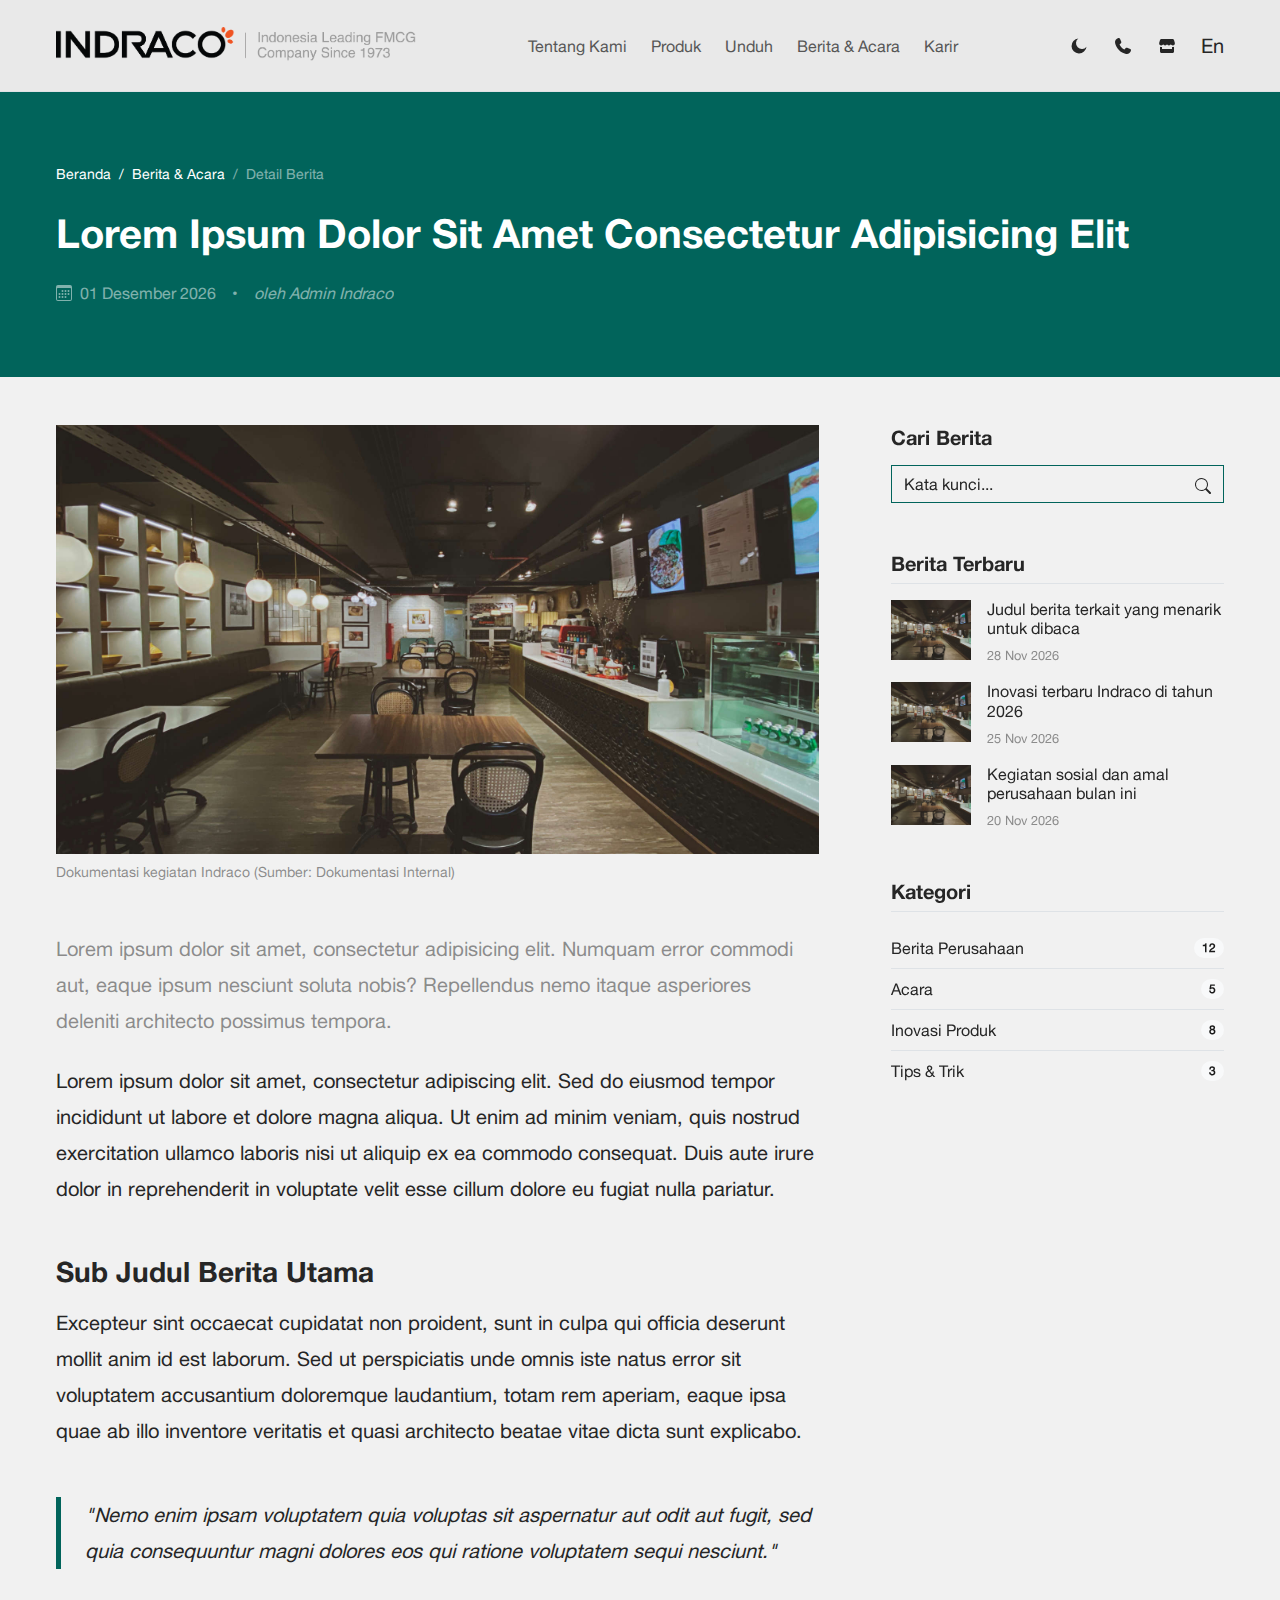
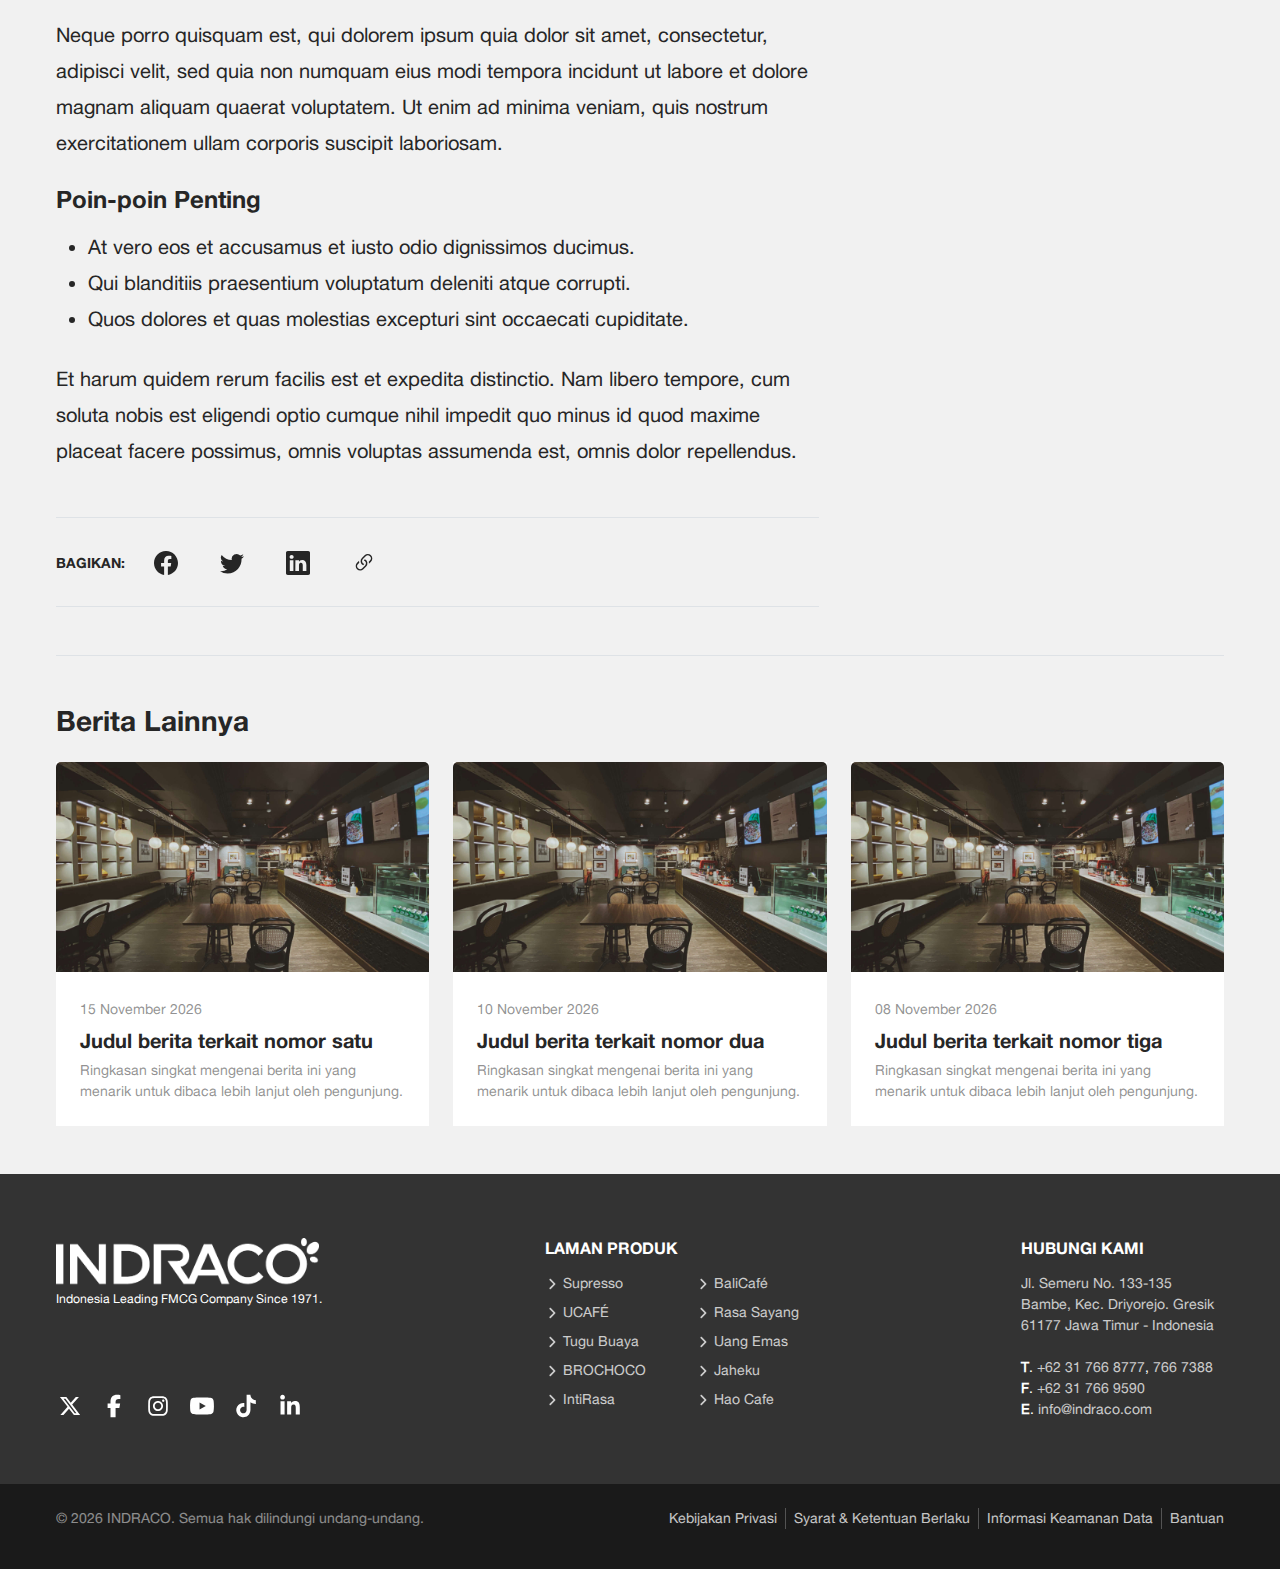
<file: detail-news.html>
<!DOCTYPE html>
<html lang="id" dir="ltr">
<head>
   <meta http-equiv="Content-Type" content="text/html; charset=UTF-8">
   <meta charset="UTF-8">
   <meta name="viewport" content="width=device-width, initial-scale=1.0">
   <title>Lorem ipsum dolor sit amet &ndash; INDRACO</title>
   <meta name="description" content="Detail berita mengenai Lorem ipsum dolor sit amet consectetur adipisicing elit. Simak selengkapnya di sini.">
   <link rel="shortcut icon" href="img/icon-indraco.ico" type="image/x-icon">
   <link rel="stylesheet" href="css/bootstrap.min.css">
   <link rel="stylesheet" href="fonts/HelveticaNeue/HelveticaNeue.css">
   <link rel="stylesheet" href="css/theme.css">
   <link rel="stylesheet" href="css/frontend.css">
   <script type="application/ld+json">
    {
      "@context": "https://schema.org",
      "@type": "NewsArticle",
      "headline": "Lorem ipsum dolor sit amet consectetur adipisicing elit",
      "image": [
        "img/gallery.jpg"
      ],
      "datePublished": "2026-12-01T08:00:00+07:00",
      "dateModified": "2026-12-01T09:20:00+07:00",
      "author": [{
          "@type": "Organization",
          "name": "Indraco",
          "url": "https://indraco.com"
        }],
      "publisher": {
        "@type": "Organization",
        "name": "Indraco",
        "logo": {
          "@type": "ImageObject",
          "url": "img/indraco-logo.png"
        }
      }
    }
    </script>
</head>
<body data-active-link="news.html">
   <a href="#main-content" class="visually-hidden-focusable">
      Lewati ke konten utama
   </a>

   <script src="partials/page-header.js"></script>
   <script src="partials/offcanvas-navigation.js"></script>

   <main id="main-content">
      
      <!-- Article Header & Image -->
      <article>
        <header class="text-bg-primary py-5">
            <div class="container py-lg-4">
                <nav aria-label="breadcrumb" class="mb-4">
                    <ol class="breadcrumb">
                        <li class="breadcrumb-item"><a href="index.html" class="text-decoration-none">Beranda</a></li>
                        <li class="breadcrumb-item"><a href="news.html" class="text-decoration-none">Berita & Acara</a></li>
                        <li class="breadcrumb-item active" aria-current="page">Detail Berita</li>
                    </ol>
                </nav>
                
                <h1 class="fs-1 fw-bold mb-4 text-capitalize">Lorem ipsum dolor sit amet consectetur adipisicing elit</h1>
                
                <div class="d-flex align-items-center gap-3 opacity-50 mb-0">
                    <div class="d-flex align-items-center gap-2">
                        <svg xmlns="http://www.w3.org/2000/svg" width="16" height="16" fill="currentColor" class="bi bi-calendar3" viewBox="0 0 16 16" aria-hidden="true">
                            <path d="M14 0H2a2 2 0 0 0-2 2v12a2 2 0 0 0 2 2h12a2 2 0 0 0 2-2V2a2 2 0 0 0-2-2zM1 3.857C1 3.384 1.448 3 2 3h12c.552 0 1 .384 1 .857v10.286c0 .473-.448.857-1 .857H2c-.552 0-1-.384-1-.857V3.857z"/>
                            <path d="M6.5 7a1 1 0 1 0 0-2 1 1 0 0 0 0 2zm3 0a1 1 0 1 0 0-2 1 1 0 0 0 0 2zm3 0a1 1 0 1 0 0-2 1 1 0 0 0 0 2zm-9 3a1 1 0 1 0 0-2 1 1 0 0 0 0 2zm3 0a1 1 0 1 0 0-2 1 1 0 0 0 0 2zm3 0a1 1 0 1 0 0-2 1 1 0 0 0 0 2zm3 0a1 1 0 1 0 0-2 1 1 0 0 0 0 2zm-9 3a1 1 0 1 0 0-2 1 1 0 0 0 0 2zm3 0a1 1 0 1 0 0-2 1 1 0 0 0 0 2zm3 0a1 1 0 1 0 0-2 1 1 0 0 0 0 2z"/>
                        </svg>
                        <time datetime="2026-12-01">01 Desember 2026</time>
                    </div>
                    <span>&bull;</span>
                    <span class="fst-italic">oleh Admin Indraco</span>
                </div>
            </div>
        </header>

        <div class="container py-5">
            <div class="row g-5">
                <div class="col-lg-8">
                    <!-- Featured Image -->
                    <figure class="figure w-100 mb-5">
                        <img src="img/gallery.jpg" class="figure-img img-fluid w-100 object-fit-cover" style="max-height: 500px;" alt="Ilustrasi berita utama mengenai lorem ipsum">
                        <figcaption class="figure-caption">Dokumentasi kegiatan Indraco (Sumber: Dokumentasi Internal)</figcaption>
                    </figure>

                    <!-- Article Body -->
                    <div class="article-content fs-5" style="line-height: 1.8;">
                        <p class="lead fw-normal text-muted mb-4">
                            Lorem ipsum dolor sit amet, consectetur adipisicing elit. Numquam error commodi aut, eaque ipsum nesciunt soluta nobis? Repellendus nemo itaque asperiores deleniti architecto possimus tempora.
                        </p>

                        <p>
                            Lorem ipsum dolor sit amet, consectetur adipiscing elit. Sed do eiusmod tempor incididunt ut labore et dolore magna aliqua. Ut enim ad minim veniam, quis nostrud exercitation ullamco laboris nisi ut aliquip ex ea commodo consequat. Duis aute irure dolor in reprehenderit in voluptate velit esse cillum dolore eu fugiat nulla pariatur.
                        </p>

                        <h2 class="h3 fw-bold mt-5 mb-3">Sub Judul Berita Utama</h2>
                        <p>
                            Excepteur sint occaecat cupidatat non proident, sunt in culpa qui officia deserunt mollit anim id est laborum. Sed ut perspiciatis unde omnis iste natus error sit voluptatem accusantium doloremque laudantium, totam rem aperiam, eaque ipsa quae ab illo inventore veritatis et quasi architecto beatae vitae dicta sunt explicabo.
                        </p>
                        
                        <blockquote class="blockquote border-start border-5 border-primary ps-4 my-5 fst-italic">
                            <p class="mb-0">"Nemo enim ipsam voluptatem quia voluptas sit aspernatur aut odit aut fugit, sed quia consequuntur magni dolores eos qui ratione voluptatem sequi nesciunt."</p>
                        </blockquote>

                        <p>
                            Neque porro quisquam est, qui dolorem ipsum quia dolor sit amet, consectetur, adipisci velit, sed quia non numquam eius modi tempora incidunt ut labore et dolore magnam aliquam quaerat voluptatem. Ut enim ad minima veniam, quis nostrum exercitationem ullam corporis suscipit laboriosam.
                        </p>

                        <h3 class="h4 fw-bold mt-4 mb-3">Poin-poin Penting</h3>
                        <ul class="mb-4">
                            <li>At vero eos et accusamus et iusto odio dignissimos ducimus.</li>
                            <li>Qui blanditiis praesentium voluptatum deleniti atque corrupti.</li>
                            <li>Quos dolores et quas molestias excepturi sint occaecati cupiditate.</li>
                        </ul>

                        <p>
                            Et harum quidem rerum facilis est et expedita distinctio. Nam libero tempore, cum soluta nobis est eligendi optio cumque nihil impedit quo minus id quod maxime placeat facere possimus, omnis voluptas assumenda est, omnis dolor repellendus.
                        </p>
                    </div>

                    <!-- Share Section -->
                    <div class="d-flex align-items-center gap-3 border-top border-bottom py-4 mt-5">
                        <span class="fw-bold text-uppercase small">Bagikan:</span>
                        <a href="#" class="btn" aria-label="Bagikan ke Facebook">
                            <svg xmlns="http://www.w3.org/2000/svg" width="1.5em" height="1.5em" fill="currentColor" viewBox="0 0 16 16"><path d="M16 8.049c0-4.446-3.582-8.05-8-8.05C3.58 0-.002 3.603-.002 8.05c0 4.017 2.926 7.347 6.75 7.951v-5.625h-2.03V8.05H6.75V6.275c0-2.017 1.195-3.131 3.022-3.131.876 0 1.791.157 1.791.157v1.98h-1.009c-.993 0-1.303.621-1.303 1.258v1.51h2.218l-.354 2.326H9.25V16c3.824-.604 6.75-3.934 6.75-7.951z"/></svg>
                        </a>
                        <a href="#" class="btn" aria-label="Bagikan ke Twitter">
                            <svg xmlns="http://www.w3.org/2000/svg" width="1.5em" height="1.5em" fill="currentColor" viewBox="0 0 16 16"><path d="M5.026 15c6.038 0 9.341-5.003 9.341-9.334 0-.14 0-.282-.006-.422A6.685 6.685 0 0 0 16 3.542a6.658 6.658 0 0 1-1.889.518 3.301 3.301 0 0 0 1.447-1.817 6.533 6.533 0 0 1-2.087.793A3.286 3.286 0 0 0 7.875 6.03a9.325 9.325 0 0 1-6.767-3.429 3.289 3.289 0 0 0 1.018 4.382A3.323 3.323 0 0 1 .64 6.575v.045a3.288 3.288 0 0 0 2.632 3.218 3.203 3.203 0 0 1-.865.115 3.23 3.23 0 0 1-.614-.057 3.283 3.283 0 0 0 3.067 2.277A6.588 6.588 0 0 1 .78 13.58a6.32 6.32 0 0 1-.78-.045A9.344 9.344 0 0 0 5.026 15z"/></svg>
                        </a>
                        <a href="#" class="btn" aria-label="Bagikan ke LinkedIn">
                             <svg xmlns="http://www.w3.org/2000/svg" width="1.5em" height="1.5em" fill="currentColor" viewBox="0 0 16 16"><path d="M0 1.146C0 .513.526 0 1.175 0h13.65C15.474 0 16 .513 16 1.146v13.708c0 .633-.526 1.146-1.175 1.146H1.175C.526 16 0 15.487 0 14.854V1.146zm4.943 12.248V6.169H2.542v7.225h2.401zm-1.2-8.212c.837 0 1.358-.554 1.358-1.248-.015-.709-.52-1.248-1.342-1.248-.822 0-1.359.54-1.359 1.248 0 .694.521 1.248 1.327 1.248h.016zm4.908 8.212V9.359c0-.216.016-.432.08-.586.173-.431.568-.878 1.232-.878.869 0 1.216.662 1.216 1.634v3.865h2.401V9.25c0-2.22-1.184-3.252-2.764-3.252-1.274 0-1.845.7-2.165 1.193v.025h-.016a5.54 5.54 0 0 1 .016-.025V6.169h-2.4c.03.678 0 7.225 0 7.225h2.4z"/></svg>
                        </a>
                        <button class="btn" aria-label="Salin Tautan" onclick="navigator.clipboard.writeText(window.location.href)">
                             <svg xmlns="http://www.w3.org/2000/svg" width="1.5em" height="1.5em" fill="currentColor" viewBox="0 0 16 16"><path d="M4.715 6.542 3.343 7.914a3 3 0 1 0 4.243 4.243l1.828-1.829A3 3 0 0 0 8.586 5.5L8 6.086a1.002 1.002 0 0 0-.154.199 2 2 0 0 1 .861 3.337L6.88 11.45a2 2 0 1 1-2.83-2.83l.793-.792a4.018 4.018 0 0 1-.128-1.287z"/><path d="M6.586 4.672A3 3 0 0 0 7.414 9.5l.775-.776a2 2 0 0 1-.896-3.346L9.12 3.55a2 2 0 1 1 2.83 2.83l-.793.792c.112.42.155.855.128 1.287l1.372-1.372a3 3 0 1 0-4.243-4.243L6.586 4.672z"/></svg>
                        </button>
                    </div>

                </div>

                <!-- Sidebar / Other News -->
                <aside class="col-lg-4 ps-lg-5">
                    <div class="sticky-top" style="top: calc(var(--navbar-height) + 1rem); z-index: 1;">
                        <!-- Search Form (Reused style from news.html) -->
                        <div class="mb-5">
                            <h3 class="h5 fw-bold mb-3">Cari Berita</h3>
                            <form action="" role="search">
                                <div class="input-group border border-primary">
                                    <input type="search" class="form-control border-0 rounded-0 bg-transparent" placeholder="Kata kunci..." aria-label="Cari berita">
                                    <button class="btn border-0 rounded-0" type="submit" aria-label="Cari">
                                        <svg xmlns="http://www.w3.org/2000/svg" width="16" height="16" fill="currentColor" viewBox="0 0 16 16"><path d="M11.742 10.344a6.5 6.5 0 1 0-1.397 1.398h-.001c.03.04.062.078.098.115l3.85 3.85a1 1 0 0 0 1.415-1.414l-3.85-3.85a1.007 1.007 0 0 0-.115-.1zM12 6.5a5.5 5.5 0 1 1-11 0 5.5 5.5 0 0 1 11 0z"/></svg>
                                    </button>
                                </div>
                            </form>
                        </div>

                        <!-- Recent News -->
                        <div class="mb-5">
                            <h3 class="h5 fw-bold mb-3 border-bottom pb-2">Berita Terbaru</h3>
                            <ul class="list-unstyled d-grid gap-3">
                                <li>
                                    <a href="#" class="d-flex text-decoration-none group">
                                         <div class="flex-shrink-0 bg-light me-3" style="width: 80px; height: 60px;">
                                            <img src="img/gallery.jpg" class="w-100 h-100 object-fit-cover" alt="Thumbnail berita">
                                         </div>
                                         <div>
                                            <h4 class="h6 mb-1 line-clamp-2">Judul berita terkait yang menarik untuk dibaca</h4>
                                            <small class="text-muted" style="font-size: 0.8rem;">28 Nov 2026</small>
                                         </div>
                                    </a>
                                </li>
                                <li>
                                    <a href="#" class="d-flex text-decoration-none group">
                                         <div class="flex-shrink-0 bg-light me-3" style="width: 80px; height: 60px;">
                                            <img src="img/gallery.jpg" class="w-100 h-100 object-fit-cover" alt="Thumbnail berita">
                                         </div>
                                         <div>
                                            <h4 class="h6 mb-1 line-clamp-2">Inovasi terbaru Indraco di tahun 2026</h4>
                                            <small class="text-muted" style="font-size: 0.8rem;">25 Nov 2026</small>
                                         </div>
                                    </a>
                                </li>
                                <li>
                                    <a href="#" class="d-flex text-decoration-none group">
                                         <div class="flex-shrink-0 bg-light me-3" style="width: 80px; height: 60px;">
                                            <img src="img/gallery.jpg" class="w-100 h-100 object-fit-cover" alt="Thumbnail berita">
                                         </div>
                                         <div>
                                            <h4 class="h6 mb-1 line-clamp-2">Kegiatan sosial dan amal perusahaan bulan ini</h4>
                                            <small class="text-muted" style="font-size: 0.8rem;">20 Nov 2026</small>
                                         </div>
                                    </a>
                                </li>
                            </ul>
                        </div>

                        <!-- Categories -->
                        <div class="mb-5">
                            <h3 class="h5 fw-bold mb-3 border-bottom pb-2">Kategori</h3>
                            <ul class="list-group list-group-flush">
                                <li class="list-group-item bg-transparent px-0 d-flex justify-content-between align-items-center">
                                    <a href="#" class="text-decoration-none">Berita Perusahaan</a>
                                    <span class="badge bg-light text-dark rounded-pill">12</span>
                                </li>
                                <li class="list-group-item bg-transparent px-0 d-flex justify-content-between align-items-center">
                                    <a href="#" class="text-decoration-none">Acara</a>
                                    <span class="badge bg-light text-dark rounded-pill">5</span>
                                </li>
                                <li class="list-group-item bg-transparent px-0 d-flex justify-content-between align-items-center">
                                    <a href="#" class="text-decoration-none">Inovasi Produk</a>
                                    <span class="badge bg-light text-dark rounded-pill">8</span>
                                </li>
                                <li class="list-group-item bg-transparent px-0 d-flex justify-content-between align-items-center">
                                    <a href="#" class="text-decoration-none">Tips & Trik</a>
                                    <span class="badge bg-light text-dark rounded-pill">3</span>
                                </li>
                            </ul>
                        </div>
                    </div>
                </aside>
            </div>

            <!-- Related News Bottom Section -->
            <section class="mt-5 pt-5 border-top" aria-labelledby="related-news-title">
                <h3 id="related-news-title" class="fw-bold mb-4">Berita Lainnya</h3>
                <div class="row row-cols-1 row-cols-md-3 g-4">
                     <!-- Reusing the script logic conceptually, but manually writing simplified cards for full HTML validity in this standalone page -->
                     <div class="col">
                        <div class="card h-100 border-0 bg-light-subtle">
                            <div class="ratio ratio-16x9">
                                <img src="img/gallery.jpg" class="card-img-top object-fit-cover" alt="Thumbnail">
                            </div>
                            <div class="card-body p-4">
                                <small class="text-muted">15 November 2026</small>
                                <h4 class="card-title h5 fw-bold mt-2"><a href="#" class="text-decoration-none">Judul berita terkait nomor satu</a></h4>
                                <p class="card-text text-muted line-clamp-3 small">Ringkasan singkat mengenai berita ini yang menarik untuk dibaca lebih lanjut oleh pengunjung.</p>
                            </div>
                        </div>
                     </div>
                     <div class="col">
                        <div class="card h-100 border-0 bg-light-subtle">
                            <div class="ratio ratio-16x9">
                                <img src="img/gallery.jpg" class="card-img-top object-fit-cover" alt="Thumbnail">
                            </div>
                            <div class="card-body p-4">
                                <small class="text-muted">10 November 2026</small>
                                <h4 class="card-title h5 fw-bold mt-2"><a href="#" class="text-decoration-none">Judul berita terkait nomor dua</a></h4>
                                <p class="card-text text-muted line-clamp-3 small">Ringkasan singkat mengenai berita ini yang menarik untuk dibaca lebih lanjut oleh pengunjung.</p>
                            </div>
                        </div>
                     </div>
                     <div class="col">
                        <div class="card h-100 border-0 bg-light-subtle">
                            <div class="ratio ratio-16x9">
                                <img src="img/gallery.jpg" class="card-img-top object-fit-cover" alt="Thumbnail">
                            </div>
                            <div class="card-body p-4">
                                <small class="text-muted">08 November 2026</small>
                                <h4 class="card-title h5 fw-bold mt-2"><a href="#" class="text-decoration-none">Judul berita terkait nomor tiga</a></h4>
                                <p class="card-text text-muted line-clamp-3 small">Ringkasan singkat mengenai berita ini yang menarik untuk dibaca lebih lanjut oleh pengunjung.</p>
                            </div>
                        </div>
                     </div>
                </div>
            </section>

        </div>
      </article>
      
   </main>

   <script src="partials/page-footer.js"></script>
   <script src="js/jquery-3.7.1.min.js"></script>
   <script src="js/bootstrap.bundle.min.js"></script>
   <script src="js/theme.js"></script>
   <script src="js/frontend.js"></script>
</body>
</html>
</file>
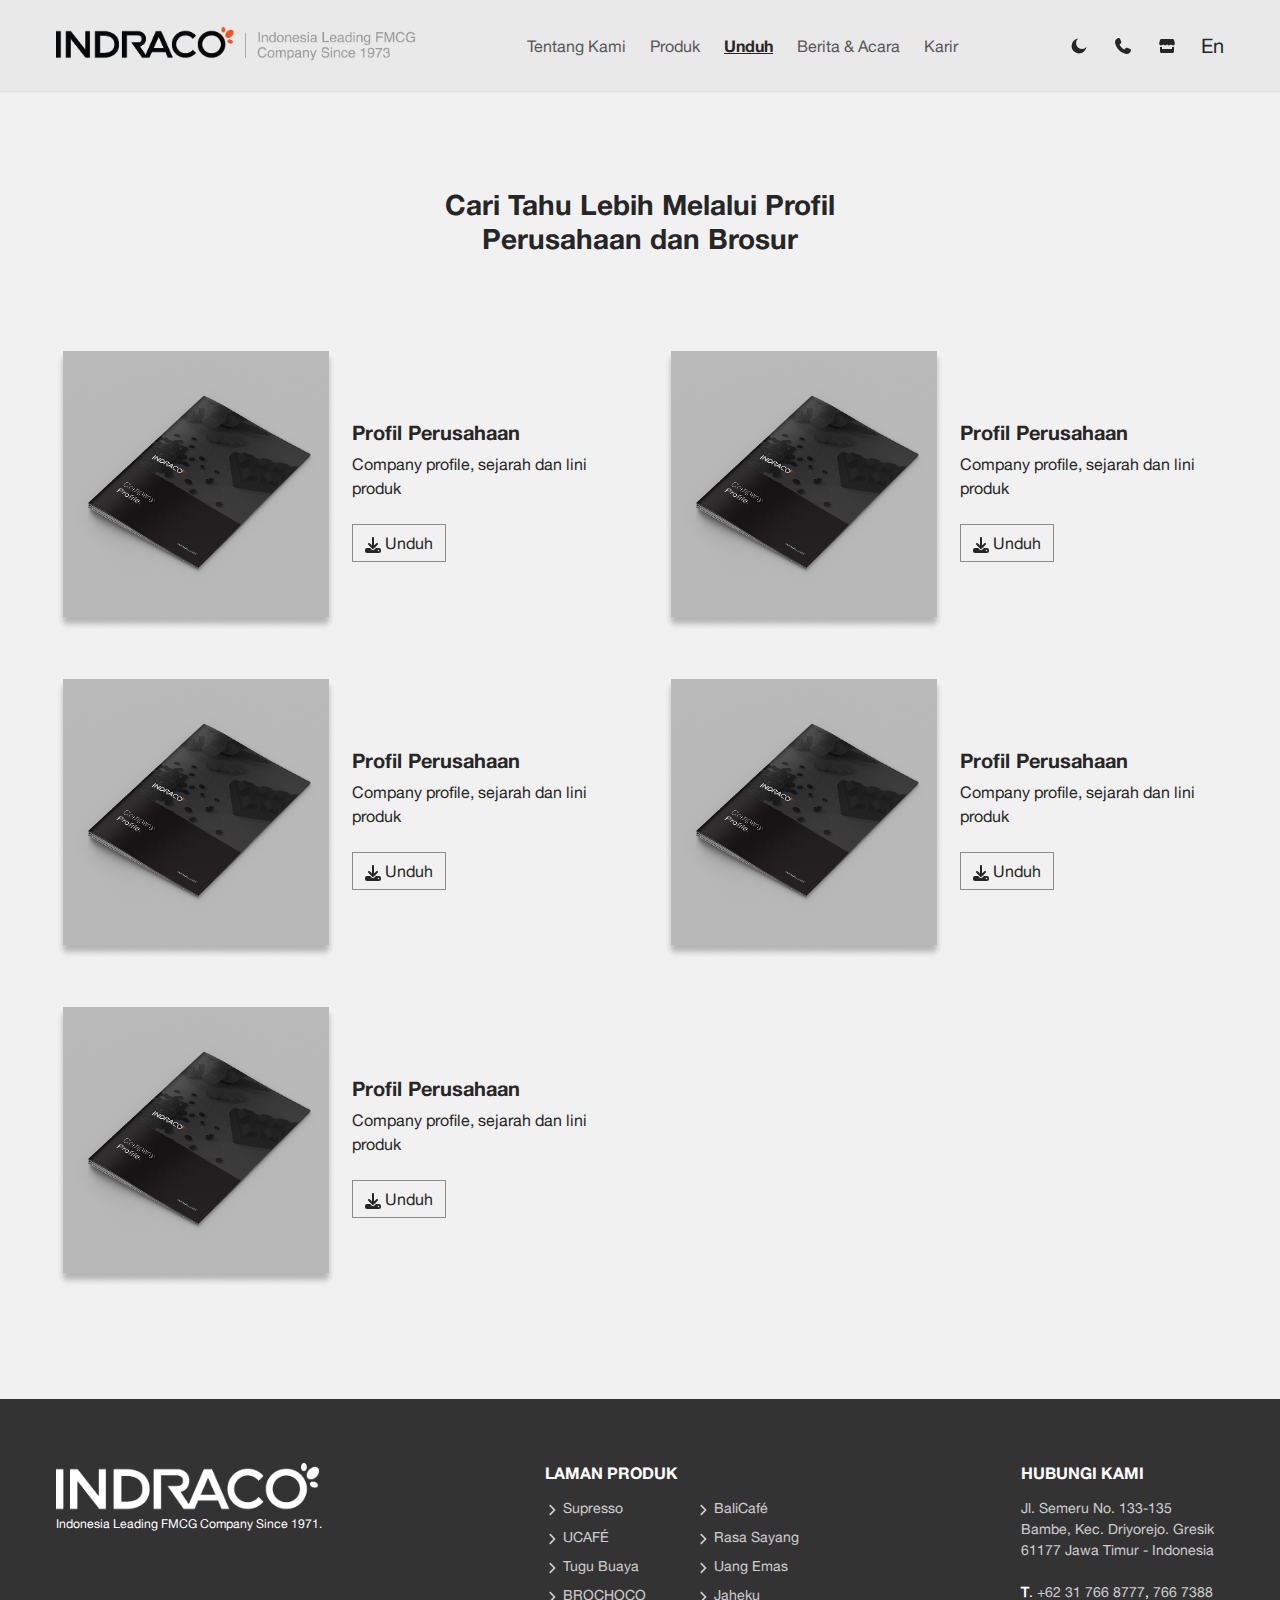
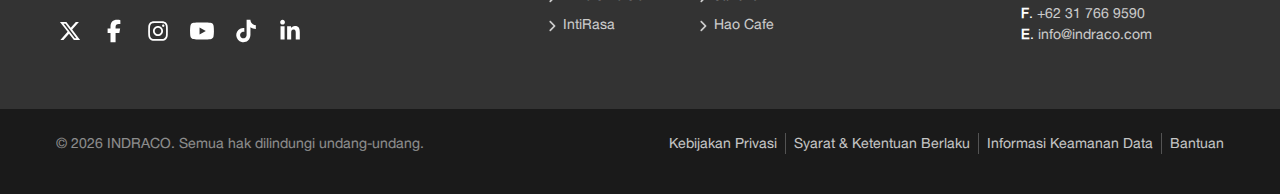
<file: download.html>
<!DOCTYPE html>
<html lang="id" dir="ltr">
<head>
   <meta http-equiv="Content-Type" content="text/html; charset=UTF-8">
   <meta charset="UTF-8">
   <meta name="viewport" content="width=device-width, initial-scale=1.0">
   <title>INDRACO &ndash; Unduh</title>
   <link rel="shortcut icon" href="img/icon-indraco.ico" type="image/x-icon">
   <link rel="stylesheet" href="css/bootstrap.min.css">
   <link rel="stylesheet" href="fonts/HelveticaNeue/HelveticaNeue.css">
   <link rel="stylesheet" href="css/theme.css">
   <link rel="stylesheet" href="css/frontend.css">
   <style>
      /* * {outline: solid 1px green;} */
   </style>
</head>
<body>
   <h1 class="visually-hidden">halaman download</h1>
   <a href="#main-content" class="visually-hidden-focusable">
      Lewati ke konten utama
   </a>
   <script src="partials/page-header.js"></script>
   <script src="partials/offcanvas-navigation.js"></script>
   <main id="main-content">

      <section class="py-5" aria-labelledby="downloads-title">
         <div class="container py-lg-5">
            <h2 id="downloads-title" class="text-center fw-bold fs-3 mb-5 mx-auto" style="max-width: 32rem;">
               Cari Tahu Lebih Melalui Profil Perusahaan dan Brosur
            </h2>
            <ul class="list-unstyled download-list d-grid gap-4 gap-md-5 pt-lg-5 px-xxl-5" style="grid-template-columns: repeat(auto-fit, minmax(calc(320px + 6vw), 1fr));">
               <li class="download-item"><script src="partials/download-item.js"></script></li>
               <li class="download-item"><script src="partials/download-item.js"></script></li>
               <li class="download-item"><script src="partials/download-item.js"></script></li>
               <li class="download-item"><script src="partials/download-item.js"></script></li>
               <li class="download-item"><script src="partials/download-item.js"></script></li>
            </ul>
         </div>
      </section>
      
   </main>
   <script src="partials/page-footer.js"></script>
   <script src="js/jquery-3.7.1.min.js"></script>
   <script src="js/bootstrap.bundle.min.js"></script>
   <script src="js/theme.js"></script>
   <script src="js/frontend.js"></script>
</body>
</html>
</file>
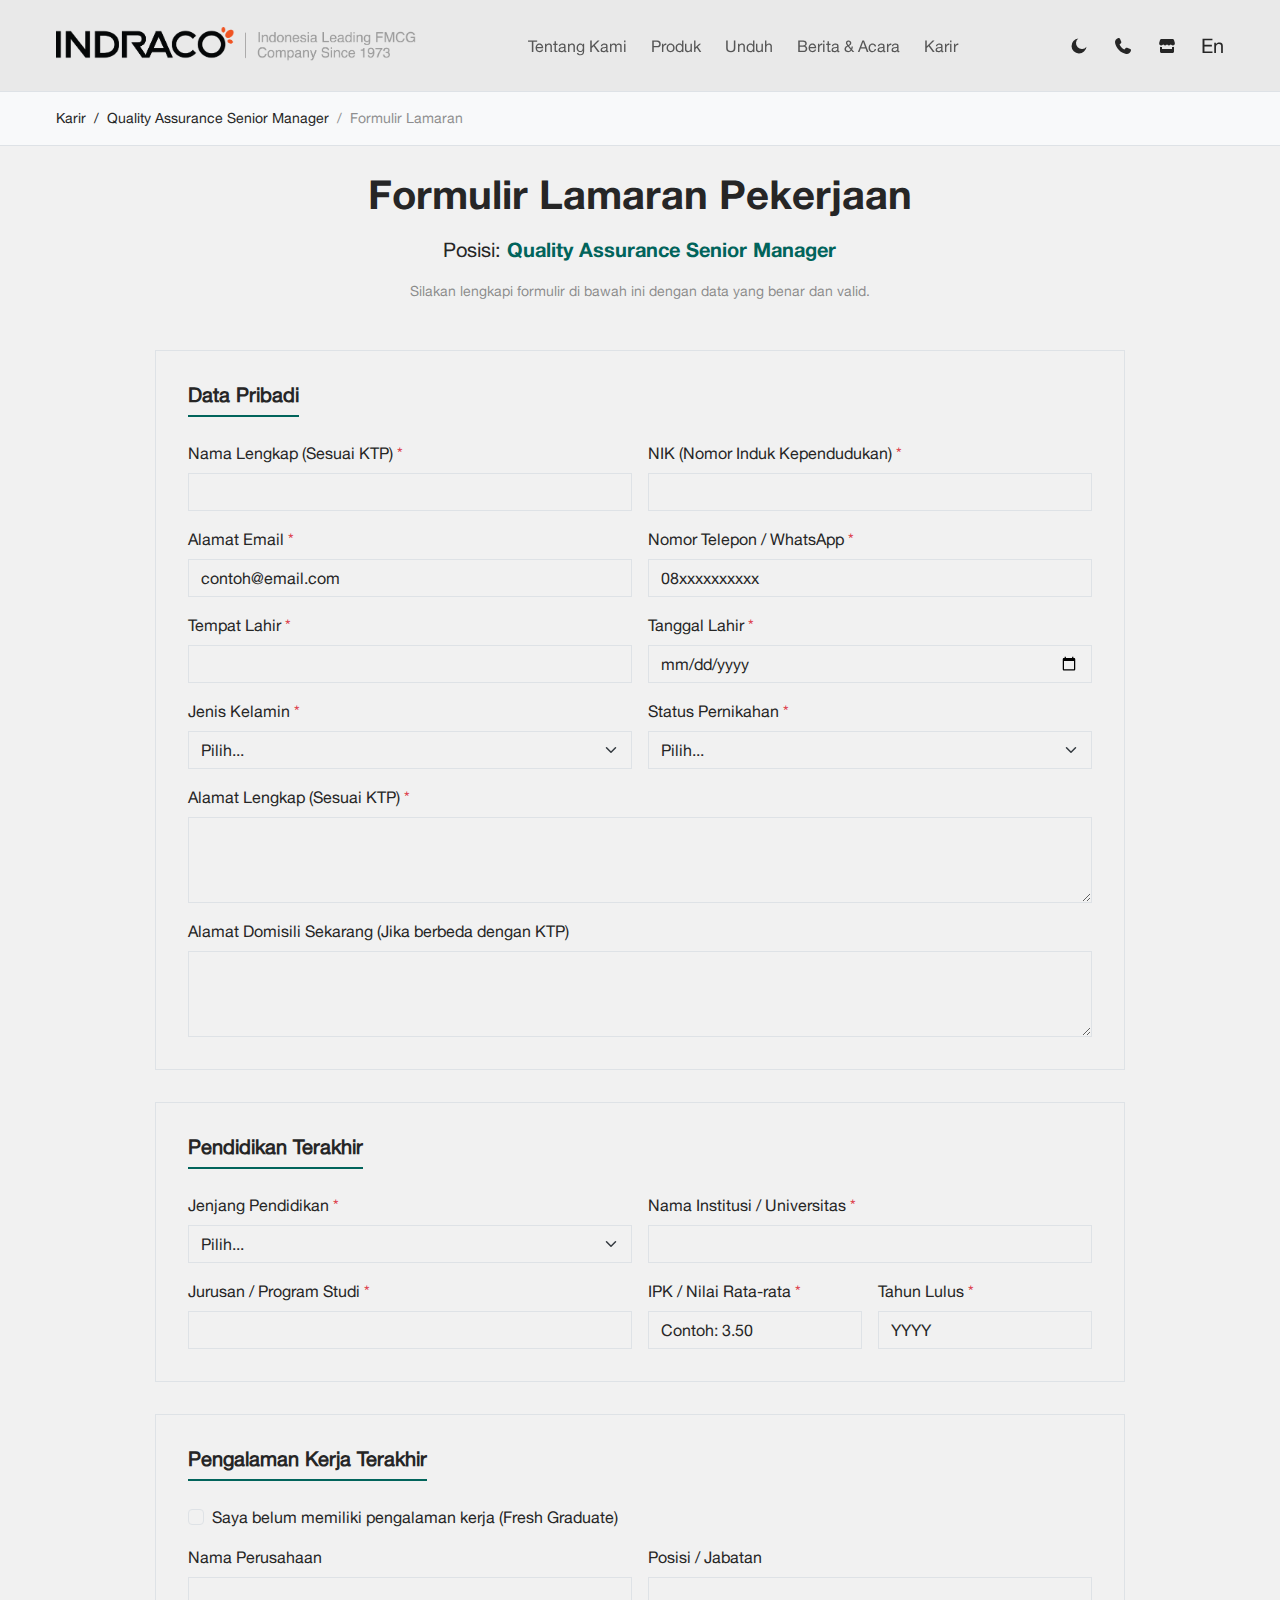
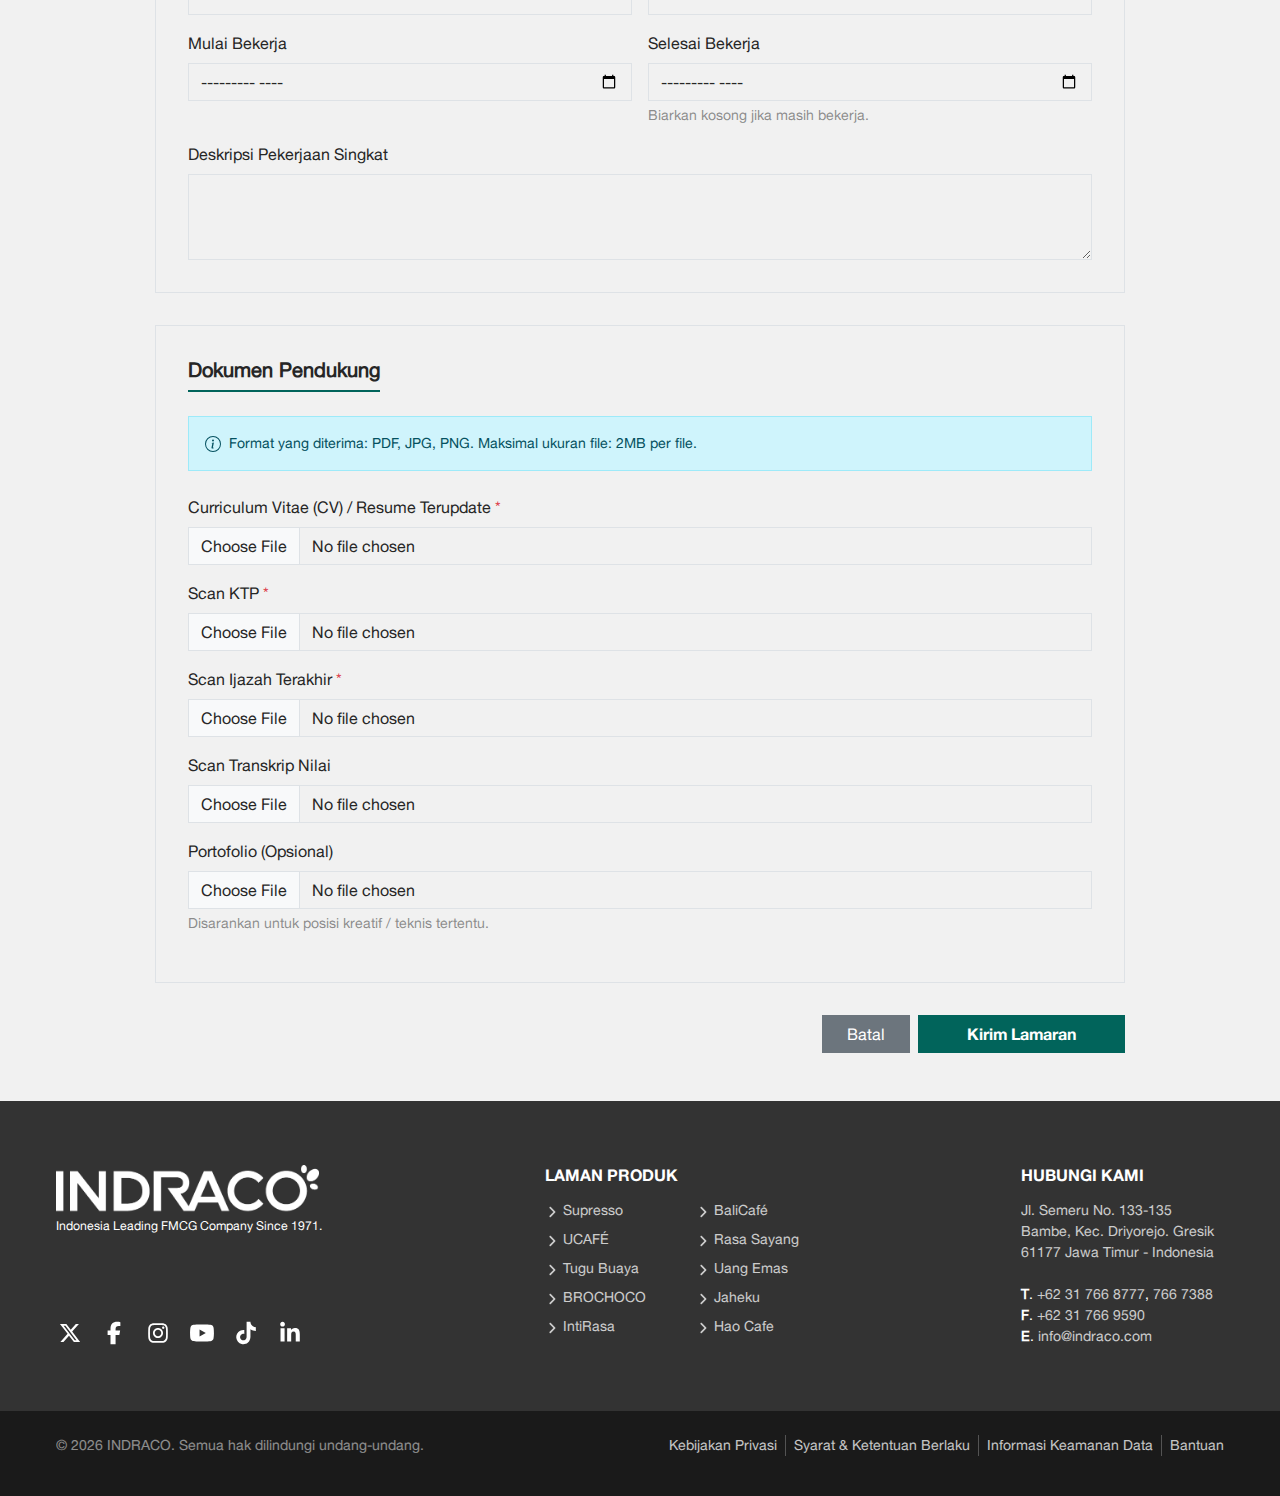
<file: form-vacancy.html>
<!DOCTYPE html>
<html lang="id" dir="ltr">
<head>
   <meta http-equiv="Content-Type" content="text/html; charset=UTF-8">
   <meta charset="UTF-8">
   <meta name="viewport" content="width=device-width, initial-scale=1.0">
   <title>Lamar Pekerjaan - Quality Assurance Senior Manager | INDRACO</title>
   <link rel="shortcut icon" href="img/icon-indraco.ico" type="image/x-icon">
   <link rel="stylesheet" href="css/bootstrap.min.css">
   <link rel="stylesheet" href="fonts/HelveticaNeue/HelveticaNeue.css">
   <link rel="stylesheet" href="css/theme.css">
   <link rel="stylesheet" href="css/frontend.css">
   <style>
      .form-section {
         background-color: var(--bs-body-bg);
         padding: 2rem;
         border: 1px solid var(--bs-border-color);
         margin-bottom: 2rem;
      }
      .form-section-title {
         font-size: 1.25rem;
         font-weight: bold;
         margin-bottom: 1.5rem;
         border-bottom: 2px solid var(--bs-primary);
         padding-bottom: 0.5rem;
         display: inline-block;
      }
      .required::after {
         content: " *";
         color: var(--bs-danger);
      }
   </style>
</head>
<body>
   <a href="#main-content" class="visually-hidden-focusable">
      Lewati ke konten utama
   </a>
   <script src="partials/page-header.js"></script>
   <script src="partials/offcanvas-navigation.js"></script>
   <main id="main-content" class="pb-5">

      <!-- Breadcrumb -->
      <div class="bg-body-tertiary border-bottom mb-4 sticky-top">
         <div class="container py-3">
            <nav aria-label="breadcrumb">
               <ol class="breadcrumb mb-0">
                  <li class="breadcrumb-item"><a href="career.html" class="text-decoration-none">Karir</a></li>
                  <li class="breadcrumb-item"><a href="vacancy.html" class="text-decoration-none">Quality Assurance Senior Manager</a></li>
                  <li class="breadcrumb-item active" aria-current="page">Formulir Lamaran</li>
               </ol>
            </nav>
         </div>
      </div>

      <div class="container">
         <div class="row justify-content-center">
            <div class="col-lg-10">
               
               <div class="text-center mb-5">
                  <h1 class="fw-bold mb-3">Formulir Lamaran Pekerjaan</h1>
                  <p class="lead">Posisi: <span class="fw-bold text-primary">Quality Assurance Senior Manager</span></p>
                  <p class="text-muted small">Silakan lengkapi formulir di bawah ini dengan data yang benar dan valid.</p>
               </div>

               <form action="#" method="POST" enctype="multipart/form-data">
                  
                  <!-- Data Pribadi -->
                  <div class="form-section">
                     <h2 class="form-section-title">Data Pribadi</h2>
                     <div class="row g-3">
                        <div class="col-md-6">
                           <label for="fullName" class="form-label required">Nama Lengkap (Sesuai KTP)</label>
                           <input type="text" class="form-control rounded-0" id="fullName" name="fullName" required>
                        </div>
                        <div class="col-md-6">
                           <label for="nik" class="form-label required">NIK (Nomor Induk Kependudukan)</label>
                           <input type="number" class="form-control rounded-0" id="nik" name="nik" required>
                        </div>
                        <div class="col-md-6">
                           <label for="email" class="form-label required">Alamat Email</label>
                           <input type="email" class="form-control rounded-0" id="email" name="email" placeholder="contoh@email.com" required>
                        </div>
                        <div class="col-md-6">
                           <label for="phone" class="form-label required">Nomor Telepon / WhatsApp</label>
                           <input type="tel" class="form-control rounded-0" id="phone" name="phone" placeholder="08xxxxxxxxxx" required>
                        </div>
                        <div class="col-md-6">
                           <label for="placeOfBirth" class="form-label required">Tempat Lahir</label>
                           <input type="text" class="form-control rounded-0" id="placeOfBirth" name="placeOfBirth" required>
                        </div>
                        <div class="col-md-6">
                           <label for="dateOfBirth" class="form-label required">Tanggal Lahir</label>
                           <input type="date" class="form-control rounded-0" id="dateOfBirth" name="dateOfBirth" required>
                        </div>
                        <div class="col-md-6">
                           <label for="gender" class="form-label required">Jenis Kelamin</label>
                           <select class="form-select rounded-0" id="gender" name="gender" required>
                              <option value="" selected disabled>Pilih...</option>
                              <option value="Laki-laki">Laki-laki</option>
                              <option value="Perempuan">Perempuan</option>
                           </select>
                        </div>
                        <div class="col-md-6">
                           <label for="maritalStatus" class="form-label required">Status Pernikahan</label>
                           <select class="form-select rounded-0" id="maritalStatus" name="maritalStatus" required>
                              <option value="" selected disabled>Pilih...</option>
                              <option value="Belum Menikah">Belum Menikah</option>
                              <option value="Menikah">Menikah</option>
                              <option value="Cerai">Cerai</option>
                           </select>
                        </div>
                        <div class="col-12">
                           <label for="address" class="form-label required">Alamat Lengkap (Sesuai KTP)</label>
                           <textarea class="form-control rounded-0" id="address" name="address" rows="3" required></textarea>
                        </div>
                        <div class="col-12">
                           <label for="currentAddress" class="form-label">Alamat Domisili Sekarang (Jika berbeda dengan KTP)</label>
                           <textarea class="form-control rounded-0" id="currentAddress" name="currentAddress" rows="3"></textarea>
                        </div>
                     </div>
                  </div>

                  <!-- Pendidikan Terakhir -->
                  <div class="form-section">
                     <h2 class="form-section-title">Pendidikan Terakhir</h2>
                     <div class="row g-3">
                        <div class="col-md-6">
                           <label for="educationLevel" class="form-label required">Jenjang Pendidikan</label>
                           <select class="form-select rounded-0" id="educationLevel" name="educationLevel" required>
                              <option value="" selected disabled>Pilih...</option>
                              <option value="SMA/SMK">SMA / SMK</option>
                              <option value="D3">Diploma 3 (D3)</option>
                              <option value="D4/S1">Sarjana (D4 / S1)</option>
                              <option value="S2">Magister (S2)</option>
                           </select>
                        </div>
                        <div class="col-md-6">
                           <label for="institution" class="form-label required">Nama Institusi / Universitas</label>
                           <input type="text" class="form-control rounded-0" id="institution" name="institution" required>
                        </div>
                        <div class="col-md-6">
                           <label for="major" class="form-label required">Jurusan / Program Studi</label>
                           <input type="text" class="form-control rounded-0" id="major" name="major" required>
                        </div>
                        <div class="col-md-3">
                           <label for="gpa" class="form-label required">IPK / Nilai Rata-rata</label>
                           <input type="number" step="0.01" class="form-control rounded-0" id="gpa" name="gpa" placeholder="Contoh: 3.50" required>
                        </div>
                        <div class="col-md-3">
                           <label for="graduationYear" class="form-label required">Tahun Lulus</label>
                           <input type="number" class="form-control rounded-0" id="graduationYear" name="graduationYear" placeholder="YYYY" required>
                        </div>
                     </div>
                  </div>

                  <!-- Pengalaman Kerja -->
                  <div class="form-section">
                     <h2 class="form-section-title">Pengalaman Kerja Terakhir</h2>
                     <div class="form-check mb-3">
                        <input class="form-check-input" type="checkbox" id="freshGraduate" name="freshGraduate">
                        <label class="form-check-label" for="freshGraduate">
                           Saya belum memiliki pengalaman kerja (Fresh Graduate)
                        </label>
                     </div>
                     <div id="experienceFields" class="row g-3">
                        <div class="col-md-6">
                           <label for="companyName" class="form-label">Nama Perusahaan</label>
                           <input type="text" class="form-control rounded-0" id="companyName" name="companyName">
                        </div>
                        <div class="col-md-6">
                           <label for="position" class="form-label">Posisi / Jabatan</label>
                           <input type="text" class="form-control rounded-0" id="position" name="position">
                        </div>
                        <div class="col-md-6">
                           <label for="startDate" class="form-label">Mulai Bekerja</label>
                           <input type="month" class="form-control rounded-0" id="startDate" name="startDate">
                        </div>
                        <div class="col-md-6">
                           <label for="endDate" class="form-label">Selesai Bekerja</label>
                           <input type="month" class="form-control rounded-0" id="endDate" name="endDate">
                           <div class="form-text">Biarkan kosong jika masih bekerja.</div>
                        </div>
                        <div class="col-12">
                           <label for="jobDescription" class="form-label">Deskripsi Pekerjaan Singkat</label>
                           <textarea class="form-control rounded-0" id="jobDescription" name="jobDescription" rows="3"></textarea>
                        </div>
                     </div>
                  </div>

                  <!-- Upload Dokumen -->
                  <div class="form-section">
                     <h2 class="form-section-title">Dokumen Pendukung</h2>
                     <div class="alert alert-info rounded-0 small mb-4">
                        <svg xmlns="http://www.w3.org/2000/svg" width="16" height="16" fill="currentColor" class="bi bi-info-circle me-1" viewBox="0 0 16 16">
                           <path d="M8 15A7 7 0 1 1 8 1a7 7 0 0 1 0 14m0 1A8 8 0 1 0 8 0a8 8 0 0 0 0 16"/>
                           <path d="m8.93 6.588-2.29.287-.082.38.45.083c.294.07.352.176.288.469l-.738 3.468c-.194.897.105 1.319.808 1.319.545 0 1.178-.252 1.465-.598l.088-.416c-.2.176-.492.246-.686.246-.275 0-.375-.193-.304-.533zM9 4.5a1 1 0 1 1-2 0 1 1 0 0 1 2 0"/>
                        </svg>
                        Format yang diterima: PDF, JPG, PNG. Maksimal ukuran file: 2MB per file.
                     </div>
                     <div class="mb-3">
                        <label for="cv" class="form-label required">Curriculum Vitae (CV) / Resume Terupdate</label>
                        <input class="form-control rounded-0" type="file" id="cv" name="cv" accept=".pdf,.doc,.docx" required>
                     </div>
                     <div class="mb-3">
                        <label for="ktp" class="form-label required">Scan KTP</label>
                        <input class="form-control rounded-0" type="file" id="ktp" name="ktp" accept=".jpg,.jpeg,.png,.pdf" required>
                     </div>
                     <div class="mb-3">
                        <label for="ijazah" class="form-label required">Scan Ijazah Terakhir</label>
                        <input class="form-control rounded-0" type="file" id="ijazah" name="ijazah" accept=".jpg,.jpeg,.png,.pdf" required>
                     </div>
                     <div class="mb-3">
                        <label for="transkrip" class="form-label">Scan Transkrip Nilai</label>
                        <input class="form-control rounded-0" type="file" id="transkrip" name="transkrip" accept=".jpg,.jpeg,.png,.pdf">
                     </div>
                     <div class="mb-3">
                        <label for="portofolio" class="form-label">Portofolio (Opsional)</label>
                        <input class="form-control rounded-0" type="file" id="portofolio" name="portofolio" accept=".pdf">
                        <div class="form-text">Disarankan untuk posisi kreatif / teknis tertentu.</div>
                     </div>
                  </div>

                  <!-- Submit -->
                  <div class="d-grid gap-2 d-md-flex justify-content-md-end mt-4">
                     <a href="vacancy.html" class="btn btn-secondary rounded-0 px-4">Batal</a>
                     <button type="submit" class="btn btn-primary rounded-0 px-5 fw-bold">Kirim Lamaran</button>
                  </div>

               </form>
            </div>
         </div>
      </div>
      
   </main>
   <script src="partials/page-footer.js"></script>
   <script src="js/jquery-3.7.1.min.js"></script>
   <script src="js/bootstrap.bundle.min.js"></script>
   <script src="js/theme.js"></script>
   <script src="js/frontend.js"></script>
   <script>
      // Script sederhana untuk handle checkbox fresh graduate
      document.getElementById('freshGraduate').addEventListener('change', function() {
         const experienceFields = document.querySelectorAll('#experienceFields input, #experienceFields textarea');
         if(this.checked) {
            experienceFields.forEach(field => {
               field.disabled = true;
               field.value = '';
            });
         } else {
            experienceFields.forEach(field => {
               field.disabled = false;
            });
         }
      });
   </script>
</body>
</html>
</file>
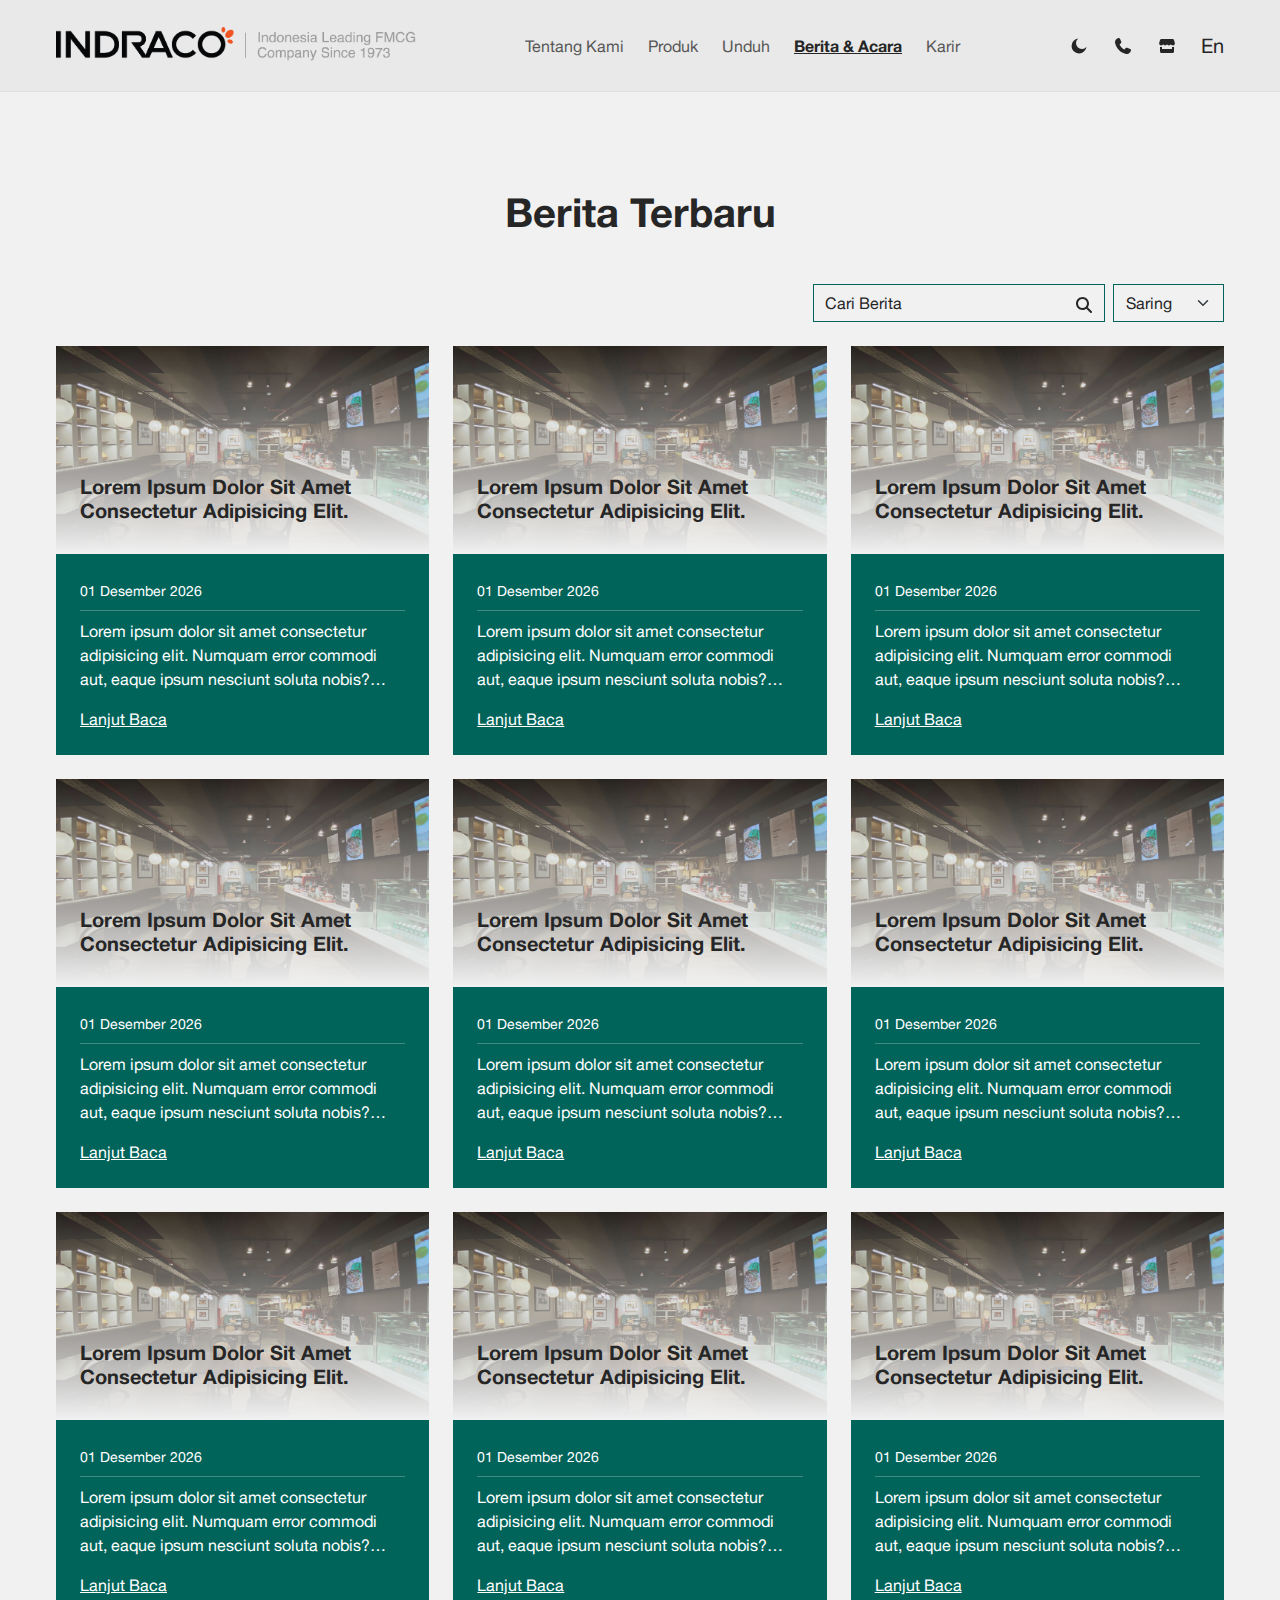
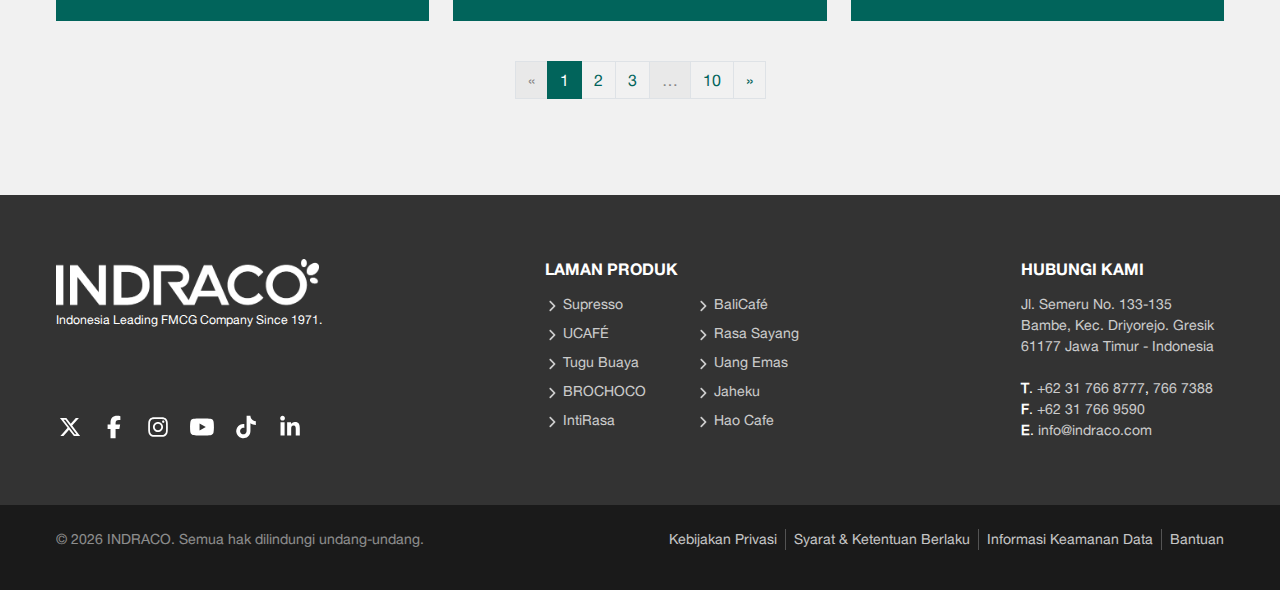
<file: news.html>
<!DOCTYPE html>
<html lang="id" dir="ltr">
<head>
   <meta http-equiv="Content-Type" content="text/html; charset=UTF-8">
   <meta charset="UTF-8">
   <meta name="viewport" content="width=device-width, initial-scale=1.0">
   <title>INDRACO &ndash; Berita & Acara</title>
   <link rel="shortcut icon" href="img/icon-indraco.ico" type="image/x-icon">
   <link rel="stylesheet" href="css/bootstrap.min.css">
   <link rel="stylesheet" href="fonts/HelveticaNeue/HelveticaNeue.css">
   <link rel="stylesheet" href="css/theme.css">
   <link rel="stylesheet" href="css/frontend.css">
   <style>
      /* * {outline: solid 1px green;} */
   </style>
</head>
<body>
   <a href="#main-content" class="visually-hidden-focusable">
      Lewati ke konten utama
   </a>
   <script src="partials/page-header.js"></script>
   <script src="partials/offcanvas-navigation.js"></script>
   <main id="main-content">
      
      <section class="py-5" aria-labelledby="section-title">
         <div class="container py-lg-5">
            <h1 id="section-title" class="fs-1 fw-bold text-capitalize text-center mb-5">berita terbaru</h1>
            <form action="" aria-labelledby="cari-berita">
               <h2 id="cari-berita" class="visually-hidden">cari dan saring berita/ artikel</h2>
               <div class="d-flex gap-2 flex-column flex-sm-row justify-content-sm-end mb-4">
                  <div class="form-group">
                     <div class="input-group border border-primary">
                        <label for="search-news" class="visually-hidden">Cari berita</label>
                        <input type="search" name="search" id="search-news" class="form-control rounded-0 border-0 bg-transparent" placeholder="Cari Berita">
                        <button type="submit" aria-label="cari artikel" class="btn rounded-0 border-0">
                           <svg xmlns="http://www.w3.org/2000/svg" viewBox="0 0 512 512" width="1em" height="1em"><path fill="currentColor" d="M416 208c0 45.9-14.9 88.3-40 122.7L502.6 457.4c12.5 12.5 12.5 32.8 0 45.3s-32.8 12.5-45.3 0L330.7 376c-34.4 25.2-76.8 40-122.7 40C93.1 416 0 322.9 0 208S93.1 0 208 0S416 93.1 416 208zM208 352a144 144 0 1 0 0-288 144 144 0 1 0 0 288z"></path></svg>
                        </button>
                     </div>
                  </div>
                  <div class="form-group">
                     <label for="filter-news" class="visually-hidden">Saring berita</label>
                     <select name="filter" id="filter-news" class="form-select rounded-0 border-primary">
                        <option value="0" selected>Saring</option>
                        <option value="1">Option 1</option>
                        <option value="2">Option 2</option>
                        <option value="3">Option 3</option>
                        <option value="4">Option 4</option>
                        <option value="5">Option 5</option>
                     </select>
                  </div>
               </div>
            </form>
            <ul class="list-unstyled article-list d-grid gap-4" style="grid-template-columns: repeat(auto-fit, minmax(320px, 1fr));">
               <li class="article-item">
                  <script src="partials/news-item.js"></script>
               </li>
               <li class="article-item">
                  <script src="partials/news-item.js"></script>
               </li>
               <li class="article-item">
                  <script src="partials/news-item.js"></script>
               </li>
               <li class="article-item">
                  <script src="partials/news-item.js"></script>
               </li>
               <li class="article-item">
                  <script src="partials/news-item.js"></script>
               </li>
               <li class="article-item">
                  <script src="partials/news-item.js"></script>
               </li>
               <li class="article-item">
                  <script src="partials/news-item.js"></script>
               </li>
               <li class="article-item">
                  <script src="partials/news-item.js"></script>
               </li>
               <li class="article-item">
                  <script src="partials/news-item.js"></script>
               </li>
            </ul>
            <nav class="pt-4" aria-label="Navigasi halaman berita">
               <ul class="pagination justify-content-center mb-0">

                  <!-- Tombol Previous -->
                  <li class="page-item disabled">
                     <a class="page-link rounded-0" href="#" tabindex="-1" aria-disabled="true">
                        <span aria-hidden="true">&laquo;</span>
                        <span class="visually-hidden">Halaman sebelumnya</span>
                     </a>
                  </li>

                  <!-- Halaman 1 -->
                  <li class="page-item active" aria-current="page">
                     <span class="page-link rounded-0">
                        1
                        <span class="visually-hidden">(halaman saat ini)</span>
                     </span>
                  </li>

                  <!-- Halaman 2 -->
                  <li class="page-item">
                     <a class="page-link rounded-0" href="?page=2">2</a>
                  </li>

                  <!-- Halaman 3 -->
                  <li class="page-item">
                     <a class="page-link rounded-0" href="?page=3">3</a>
                  </li>

                  <!-- Dots -->
                  <li class="page-item disabled">
                     <span class="page-link rounded-0">…</span>
                  </li>

                  <!-- Halaman terakhir -->
                  <li class="page-item">
                     <a class="page-link rounded-0" href="?page=10">10</a>
                  </li>

                  <!-- Tombol Next -->
                  <li class="page-item">
                     <a class="page-link rounded-0" href="?page=2">
                        <span aria-hidden="true">&raquo;</span>
                        <span class="visually-hidden">Halaman berikutnya</span>
                     </a>
                  </li>

               </ul>
            </nav>
         </div>
      </section>
      
   </main>
   <script src="partials/page-footer.js"></script>
   <script src="js/jquery-3.7.1.min.js"></script>
   <script src="js/bootstrap.bundle.min.js"></script>
   <script src="js/theme.js"></script>
   <script src="js/frontend.js"></script>
</body>
</html>
</file>
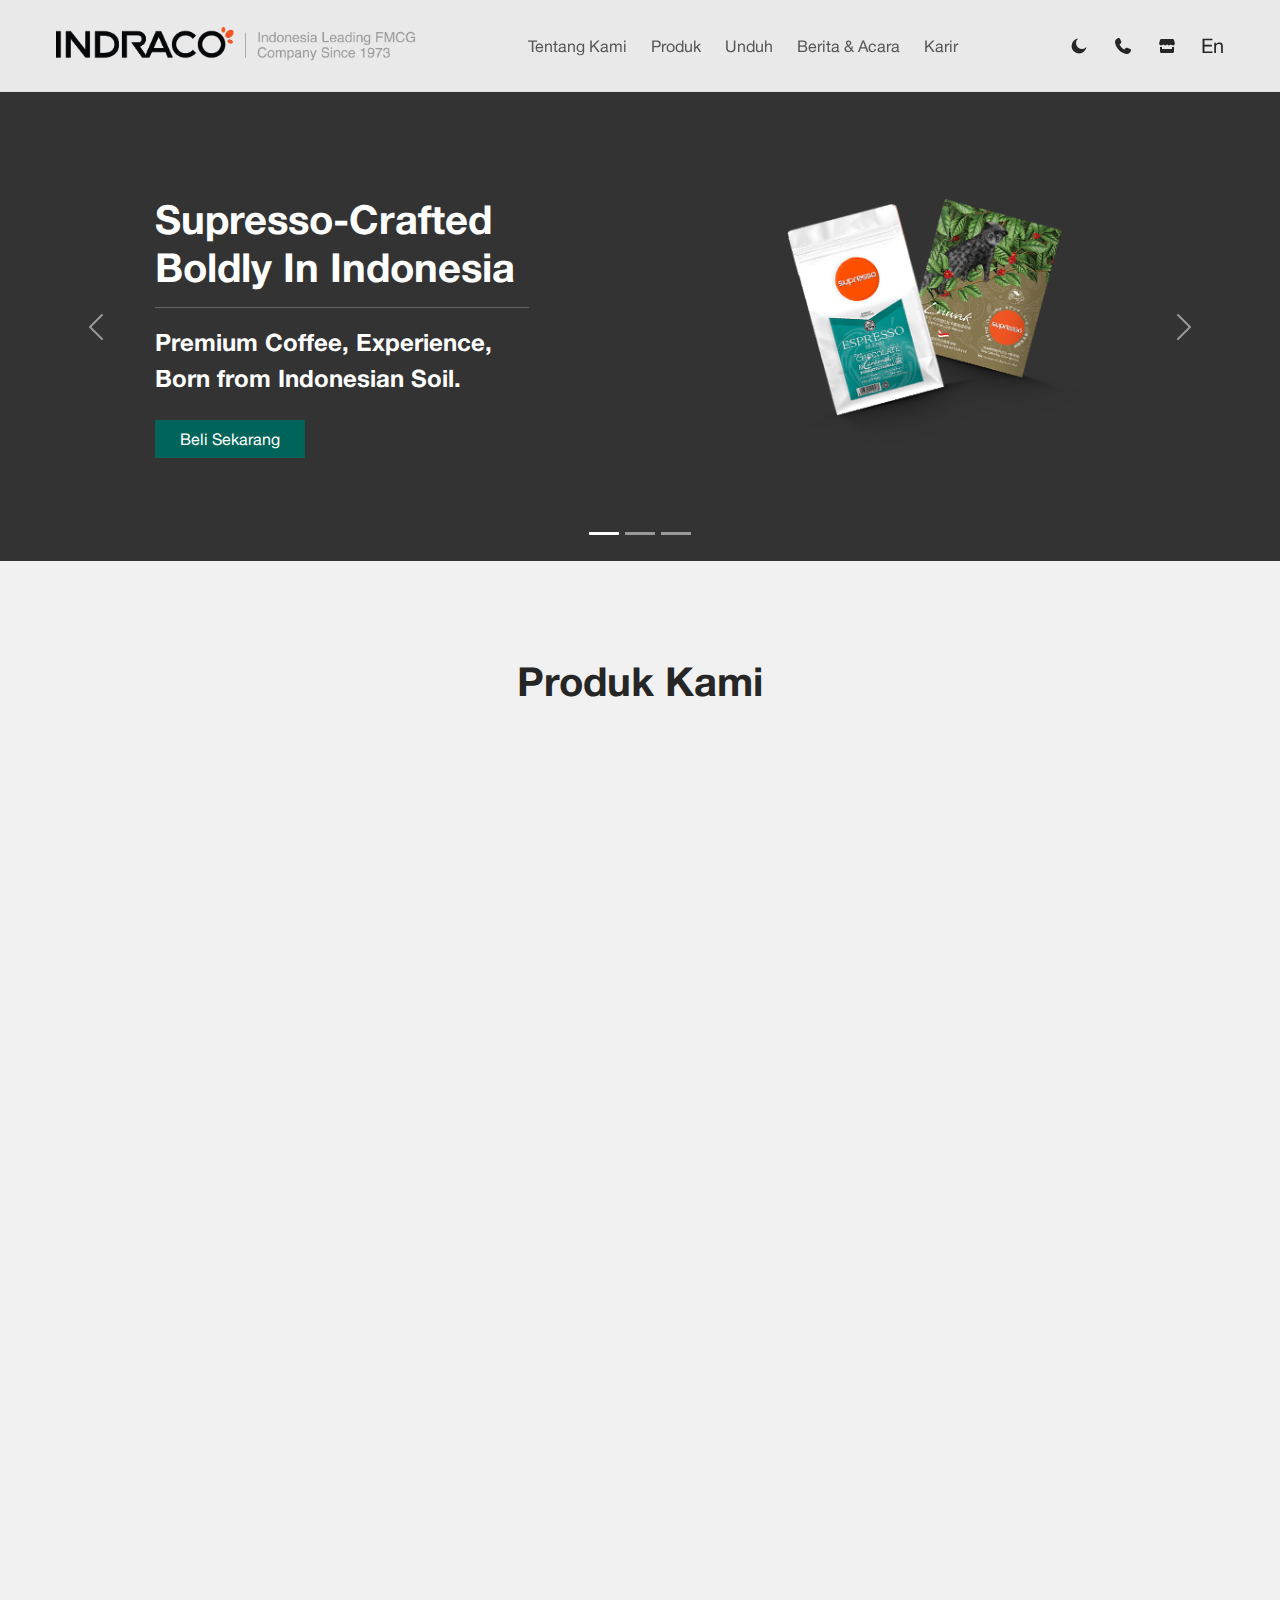
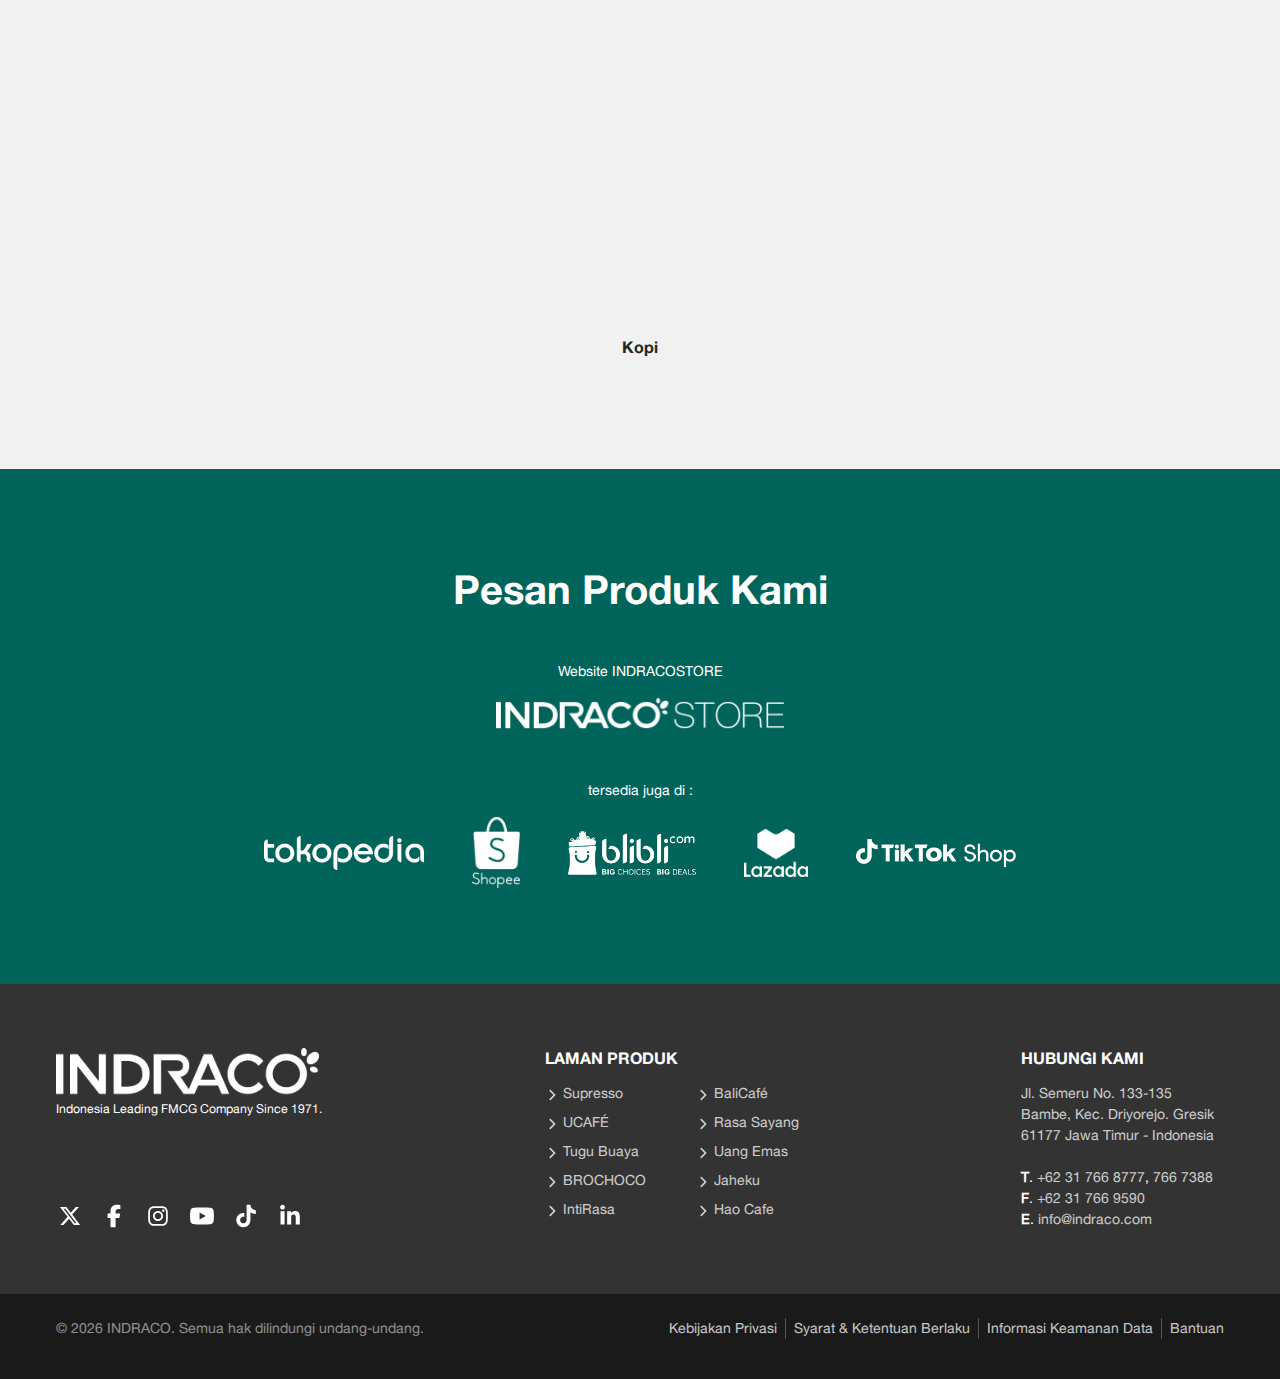
<file: product copy.html>
<!DOCTYPE html>
<html lang="id" dir="ltr">
<head>
   <meta http-equiv="Content-Type" content="text/html; charset=UTF-8">
   <meta charset="UTF-8">
   <meta name="viewport" content="width=device-width, initial-scale=1.0">
   <title>INDRACO &ndash; Produk</title>
   <link rel="shortcut icon" href="img/icon-indraco.ico" type="image/x-icon">
   <link rel="stylesheet" href="css/bootstrap.min.css">
   <link rel="stylesheet" href="fonts/HelveticaNeue/HelveticaNeue.css">
   <link rel="stylesheet" href="css/theme.css">
   <link rel="stylesheet" href="css/frontend.css">
   <style>
      /* * {outline: solid 1px green;} */

      .article-header {
         aspect-ratio: 1/1;
         position: relative;
      }

      .article-header>* {
         position: absolute;
         top: 50%;
         left: 50%;
         transform: translate(-50%, -50%);
         width: 100%;
         height: 100%;
      }

      .article-header>.category-icon {
         opacity: 1;
         transition: .3s ease-in-out;
         pointer-events: visible;
      }
      
      .article-header:hover>.category-icon,
      .article-header:focus>.category-icon {
         opacity: 0;
         pointer-events: none;
      }

      .article-header>.category-brands {
         opacity: 0;
         transition: .3s ease-in-out;
         pointer-events: none;
      }
      
      .article-header:hover>.category-brands,
      .article-header:focus>.category-brands {
         opacity: 1;
         pointer-events: visible;
      }

      .img-logo {
         position: absolute;
         top: 50%;
         left: 50%;
         transform: translate(-50%, -50%);
         width: 70%;
         height: auto;
         max-height: 60%;
      }
   </style>
</head>
<body>
   <h1 class="visually-hidden">Halaman produk</h1>
   <a href="#main-content" class="visually-hidden-focusable">
      Lewati ke konten utama
   </a>
   <script src="partials/page-header.js"></script>
   <script src="partials/offcanvas-navigation.js"></script>
   <main id="main-content">

      <section class="bg-secondary">
         <div id="carouselBanner" class="carousel carousel-fade slide" data-bs-ride="carousel" data-bs-pause="false" data-bs-theme="light">
            <div class="carousel-indicators">
               <button type="button" data-bs-target="#carouselBanner" data-bs-slide-to="0" class="active" aria-current="true" aria-label="Slide 1"></button>
               <button type="button" data-bs-target="#carouselBanner" data-bs-slide-to="1" aria-label="Slide 2"></button>
               <button type="button" data-bs-target="#carouselBanner" data-bs-slide-to="2" aria-label="Slide 3"></button>
            </div>
            <div class="carousel-inner">
               <div class="carousel-item text-bg-secondary pb-5 pb-lg-0 active">
                  <div class="container py-5">
                     <div class="row align-items-center justify-content-around">
                        <div class="col col-12 col-lg-5 col-xl-4 order-lg-2">
                           <div class="ratio ratio-1x1 w-100">
                              <img src="img/supresso.png" alt="" aria-hidden="true" loading="lazy" class="object-fit-contain">
                           </div>
                        </div>
                        <div class="col col-12 col-lg-5 col-xl-4 order-lg-1">
                           <h2 class="fw-bold fs-1 text-capitalize">
                              Supresso-Crafted Boldly in Indonesia
                           </h2>
                           <hr>
                           <p class="fs-4 fw-bold mb-4">
                              Premium Coffee, Experience, Born from Indonesian Soil.
                           </p>
                           <a href="#" class="btn btn-primary rounded-0 text-capitalize px-4">beli sekarang</a>
                        </div>
                     </div>
                  </div>
               </div>
               <div class="carousel-item text-bg-secondary pb-5 pb-lg-0">
                  <div class="container py-5">
                     <div class="row align-items-center justify-content-around">
                        <div class="col col-12 col-lg-5 col-xl-4 order-lg-2">
                           <div class="ratio ratio-1x1 w-100">
                              <img src="img/balicafe.png" alt="" aria-hidden="true" loading="lazy" class="object-fit-contain">
                           </div>
                        </div>
                        <div class="col col-12 col-lg-5 col-xl-4 order-lg-1">
                           <h2 class="fw-bold fs-1 text-capitalize">
                              Supresso - Crafted Boldly in Indonesia
                           </h2>
                           <hr>
                           <p class="fs-4 fw-bold mb-4">
                              Premium Coffee Experience, Born from Indonesian Soil.
                           </p>
                           <a href="#" class="btn btn-primary rounded-0 text-capitalize px-4">beli sekarang</a>
                        </div>
                     </div>
                  </div>
               </div>
               <div class="carousel-item text-bg-secondary pb-5 pb-lg-0">
                  <div class="container py-5">
                     <div class="row align-items-center justify-content-around">
                        <div class="col col-12 col-lg-5 col-xl-4 order-lg-2">
                           <div class="ratio ratio-1x1 w-100">
                              <img src="img/ucafe.png" alt="" aria-hidden="true" loading="lazy" class="object-fit-contain">
                           </div>
                        </div>
                        <div class="col col-12 col-lg-5 col-xl-4 order-lg-1">
                           <h2 class="fw-bold fs-1 text-capitalize">
                              Supresso-Crafted Boldly in Indonesia
                           </h2>
                           <hr>
                           <p class="fs-4 fw-bold mb-4">
                              Premium Coffee, Experience, Born from Indonesian Soil.
                           </p>
                           <a href="#" class="btn btn-primary rounded-0 text-capitalize px-4">beli sekarang</a>
                        </div>
                     </div>
                  </div>
               </div>
            </div>
            <button class="carousel-control-prev" type="button" data-bs-target="#carouselBanner" data-bs-slide="prev">
               <span class="carousel-control-prev-icon" aria-hidden="true"></span>
               <span class="visually-hidden">Previous</span>
            </button>
            <button class="carousel-control-next" type="button" data-bs-target="#carouselBanner" data-bs-slide="next">
               <span class="carousel-control-next-icon" aria-hidden="true"></span>
               <span class="visually-hidden">Next</span>
            </button>
         </div>
      </section>

      <section class="py-5 text-center" aria-labelledby="brands">
         <div class="container py-lg-5">
            <h2 id="brands" class="fs-1 fw-bold text-capitalize mb-5">produk kami</h2>
            <ul class="list-unstyled mb-0 category-list d-grid gap-5" style="grid-template-columns: repeat(auto-fit, minmax(250px, 1fr));">
               <li class="category-item">

                  <article>
                     <div class="article-header ratio ratio-1x1">
                        <div class="category-toggler"></div>
                        <div class="category-icon"></div>
                        <div class="category-brands"></div>
                     </div>
                     <div class="article-body">
                        <h3 class="fs-reset fw-bold text-capitalize my-3">kopi</h3>
                     </div>
                  </article>

               </li>
            </ul>
         </div>
      </section>

      <section class="py-5 text-center d-none" aria-labelledby="brands">
         <div class="container py-lg-5">
            <h2 id="brands" class="fs-1 fw-bold text-capitalize mb-5">produk kami</h2>
            <ul class="list-unstyled mb-0 category-list d-grid gap-5" style="grid-template-columns: repeat(auto-fit, minmax(250px, 1fr));">

               <li class="category-item">
                  <article>
                     <div class="article-header">
                        <div class="category-icon bg-body z-1">
                           <div class="ratio ratio-1x1 w-100 text-bg-primary rounded-circle">
                              <img src="img/coffee.png" alt="" loading="lazy" class="top-50 start-50 translate-middle icon-category w-25 h-auto">
                           </div>
                        </div>
                        <div class="category-brands z-0">
                           <div id="carouselBrandsCoffee" class="carousel slide position-absolute top-50 start-50 translate-middle w-100 carousel-invert">
                              <div class="carousel-inner">
                                 <div class="carousel-item active">
                                    <a href="#" target="_blank" class="text-reset text-decoration-none">
                                       <div class="ratio ratio-16x9 w-100">
                                          <img src="img/logo-supresso.png" data-light="img/logo-supresso.png" data-dark="img/logo-supresso.png" alt="Logo Supresso" loading="lazy" class="object-fit-contain theme-image img-logo">
                                       </div>
                                    </a>
                                 </div>
                                 <div class="carousel-item">
                                    <a href="#" target="_blank" class="text-reset text-decoration-none">
                                       <div class="ratio ratio-16x9 w-100">
                                          <img src="img/logo-balicafe.png" data-light="img/logo-balicafe.png" data-dark="img/logo-balicafe.png" alt="Logo BaliCafé" loading="lazy" class="object-fit-contain theme-image img-logo">
                                       </div>
                                    </a>
                                 </div>
                                 <div class="carousel-item">
                                    <a href="#" target="_blank" class="text-reset text-decoration-none">
                                       <div class="ratio ratio-16x9 w-100">
                                          <img src="img/logo-ucafe-invert.png" data-light="img/logo-ucafe.png" data-dark="img/logo-ucafe-invert.png" alt="Logo UCAFÉ" loading="lazy" class="object-fit-contain theme-image img-logo">
                                       </div>
                                    </a>
                                 </div>
                                 <div class="carousel-item">
                                    <a href="#" target="_blank" class="text-reset text-decoration-none">
                                       <div class="ratio ratio-16x9 w-100">
                                          <img src="img/logo-rasa-sayang.png" data-light="img/logo-rasa-sayang.png" data-dark="img/logo-rasa-sayang.png" alt="Logo Rasa Sayang" loading="lazy" class="object-fit-contain theme-image img-logo">
                                       </div>
                                    </a>
                                 </div>
                                 <div class="carousel-item">
                                    <a href="#" target="_blank" class="text-reset text-decoration-none">
                                       <div class="ratio ratio-16x9 w-100">
                                          <img src="img/logo-tugu-buaya-invert.png" data-light="img/logo-tugu-buaya.png" data-dark="img/logo-tugu-buaya-invert.png" alt="Logo Tugu Buaya" loading="lazy" class="object-fit-contain theme-image img-logo">
                                       </div>
                                    </a>
                                 </div>
                                 <div class="carousel-item">
                                    <a href="#" target="_blank" class="text-reset text-decoration-none">
                                       <div class="ratio ratio-16x9 w-100">
                                          <img src="img/logo-uang-emas-invert.png" data-light="img/logo-uang-emas.png" data-dark="img/logo-uang-emas-invert.png" alt="Logo Uang Emas" loading="lazy" class="object-fit-contain theme-image img-logo">
                                       </div>
                                    </a>
                                 </div>
                                 <div class="carousel-item">
                                    <a href="#" target="_blank" class="text-reset text-decoration-none">
                                       <div class="ratio ratio-16x9 w-100">
                                          <img src="img/logo-haocafe.png" data-light="img/logo-haocafe.png" data-dark="img/logo-haocafe.png" alt="Logo Hao Cafe" loading="lazy" class="object-fit-contain theme-image img-logo">
                                       </div>
                                    </a>
                                 </div>
                              </div>
                              <button class="carousel-control-prev" type="button" data-bs-target="#carouselBrandsCoffee" data-bs-slide="prev">
                                 <span class="carousel-control-prev-icon" aria-hidden="true"></span>
                                 <span class="visually-hidden">Previous</span>
                              </button>
                              <button class="carousel-control-next" type="button" data-bs-target="#carouselBrandsCoffee" data-bs-slide="next">
                                 <span class="carousel-control-next-icon" aria-hidden="true"></span>
                                 <span class="visually-hidden">Next</span>
                              </button>
                           </div>
                        </div>
                     </div>
                     <div class="card-body">
                        <h3 class="fs-reset fw-bold text-capitalize my-3">kopi</h3>
                     </div>
                  </article>
               </li>

               <li class="category-item">
                  <article>
                     <div class="article-header">
                        <div class="category-icon bg-body z-1">
                           <div class="ratio ratio-1x1 w-100 text-bg-primary rounded-circle">
                              <img src="img/jahe.png" alt="" loading="lazy" class="top-50 start-50 translate-middle icon-category w-25 h-auto">
                           </div>
                        </div>
                        <div class="category-brands">
                           <div id="carouselBrandsJahe" class="carousel slide position-absolute top-50 start-50 translate-middle w-100 carousel-invert">
                              <div class="carousel-inner">
                                 <div class="carousel-item active">
                                    <a href="#" target="_blank" class="text-reset text-decoration-none">
                                       <div class="ratio ratio-16x9 w-100">
                                          <img src="img/logo-jaheku.png" data-light="img/logo-jaheku.png" data-dark="img/logo-jaheku.png" alt="Logo JaheKu" loading="lazy" class="object-fit-contain theme-image img-logo">
                                       </div>
                                    </a>
                                 </div>
                              </div>
                              <button class="carousel-control-prev" type="button" data-bs-target="#carouselBrandsJahe" data-bs-slide="prev">
                                 <span class="carousel-control-prev-icon" aria-hidden="true"></span>
                                 <span class="visually-hidden">Previous</span>
                              </button>
                              <button class="carousel-control-next" type="button" data-bs-target="#carouselBrandsJahe" data-bs-slide="next">
                                 <span class="carousel-control-next-icon" aria-hidden="true"></span>
                                 <span class="visually-hidden">Next</span>
                              </button>
                           </div>
                        </div>
                     </div>
                     <div class="card-body">
                        <h3 class="fs-reset fw-bold text-capitalize my-3">jahe</h3>
                     </div>
                  </article>
               </li>

               <li class="category-item">
                  <article>
                     <div class="article-header">
                        <div class="category-icon bg-body z-1">
                           <div class="ratio ratio-1x1 w-100 text-bg-primary rounded-circle">
                              <img src="img/kelapa.png" alt="" loading="lazy" class="top-50 start-50 translate-middle icon-category w-25 h-auto">
                           </div>
                        </div>
                        <div class="category-brands">
                           <div id="carouselBrandsKelapa" class="carousel slide position-absolute top-50 start-50 translate-middle w-100 carousel-invert">
                              <div class="carousel-inner">
                                 <div class="carousel-item active">
                                    <a href="#" target="_blank" class="text-reset text-decoration-none">
                                       <div class="ratio ratio-16x9 w-100">
                                          <img src="img/logo-intirasa.png" data-light="img/logo-intirasa.png" data-dark="img/logo-intirasa.png" alt="Logo IntiRasa" loading="lazy" class="object-fit-contain theme-image img-logo">
                                       </div>
                                    </a>
                                 </div>
                              </div>
                              <button class="carousel-control-prev" type="button" data-bs-target="#carouselBrandsKelapa" data-bs-slide="prev">
                                 <span class="carousel-control-prev-icon" aria-hidden="true"></span>
                                 <span class="visually-hidden">Previous</span>
                              </button>
                              <button class="carousel-control-next" type="button" data-bs-target="#carouselBrandsKelapa" data-bs-slide="next">
                                 <span class="carousel-control-next-icon" aria-hidden="true"></span>
                                 <span class="visually-hidden">Next</span>
                              </button>
                           </div>
                        </div>
                     </div>
                     <div class="card-body">
                        <h3 class="fs-reset fw-bold text-capitalize my-3">bubuk kelapa</h3>
                     </div>
                  </article>
               </li>

               <li class="category-item">
                  <article>
                     <div class="article-header">
                        <div class="category-icon bg-body z-1">
                           <div class="ratio ratio-1x1 w-100 text-bg-primary rounded-circle">
                              <img src="img/cocoa.png" alt="" loading="lazy" class="top-50 start-50 translate-middle icon-category w-25 h-auto">
                           </div>
                        </div>
                        <div class="category-brands">
                           <div id="carouselBrandsCocoa" class="carousel slide position-absolute top-50 start-50 translate-middle w-100 carousel-invert">
                              <div class="carousel-inner">
                                 <div class="carousel-item active">
                                    <a href="#" target="_blank" class="text-reset text-decoration-none">
                                       <div class="ratio ratio-16x9 w-100">
                                          <img src="img/logo-brochoco.png" data-light="img/logo-brochoco.png" data-dark="img/logo-brochoco.png" alt="Logo Brochoco" loading="lazy" class="object-fit-contain theme-image img-logo">
                                       </div>
                                    </a>
                                 </div>
                                 <div class="carousel-item">
                                    <a href="#" target="_blank" class="text-reset text-decoration-none">
                                       <div class="ratio ratio-16x9 w-100">
                                          <img src="img/logo-supresso-choco.png" data-light="img/logo-supresso-choco.png" data-dark="img/logo-supresso-choco.png" alt="Logo Supresso Choco" loading="lazy" class="object-fit-contain theme-image img-logo">
                                       </div>
                                    </a>
                                 </div>
                              </div>
                              <button class="carousel-control-prev" type="button" data-bs-target="#carouselBrandsCocoa" data-bs-slide="prev">
                                 <span class="carousel-control-prev-icon" aria-hidden="true"></span>
                                 <span class="visually-hidden">Previous</span>
                              </button>
                              <button class="carousel-control-next" type="button" data-bs-target="#carouselBrandsCocoa" data-bs-slide="next">
                                 <span class="carousel-control-next-icon" aria-hidden="true"></span>
                                 <span class="visually-hidden">Next</span>
                              </button>
                           </div>
                        </div>
                     </div>
                     <div class="card-body">
                        <h3 class="fs-reset fw-bold text-capitalize my-3">cokelat</h3>
                     </div>
                  </article>
               </li>

            </ul>
         </div>
      </section>
      
      <section class="py-5 text-bg-primary text-center" aria-labelledby="marketplace">
         <div class="container py-lg-5">
            <h2 id="marketplace" class="fs-1 fw-bold text-capitalize mb-5">pesan produk kami</h2>
            <div class="mb-5">
               <p class="small">Website INDRACOSTORE</p>
               <a href="#" target="_blank" class="text-reset text-decoration-none">
                  <img src="img/logo-indracostore-invert.png" alt="Logo INDRACO Store" loading="lazy" class="w-100 h-auto" style="max-width: 18rem;">
               </a>
            </div>
            <div>
               <p class="small">tersedia juga di :</p>
               <nav aria-label="online store" class="d-flex flex-wrap justify-content-center align-items-center gap-5">
                  <a href="#" target="_blank" class="text-reset text-decoration-none">
                     <img src="img/logo-tokopedia.png" alt="Logo Tokopedia" loading="lazy" class="w-100 h-auto" style="max-width: 10rem;">
                  </a>
                  <a href="#" target="_blank" class="text-reset text-decoration-none">
                     <img src="img/logo-shopee.png" alt="Logo Shopee" loading="lazy" class="w-100 h-auto" style="max-width: 3rem;">
                  </a>
                  <a href="#" target="_blank" class="text-reset text-decoration-none">
                     <img src="img/logo-blibli.png" alt="Logo Blibli" loading="lazy" class="w-100 h-auto" style="max-width: 8rem;">
                  </a>
                  <a href="#" target="_blank" class="text-reset text-decoration-none">
                     <img src="img/logo-lazada.png" alt="Logo Lazada" loading="lazy" class="w-100 h-auto" style="max-width: 4rem;">
                  </a>
                  <a href="#" target="_blank" class="text-reset text-decoration-none">
                     <img src="img/logo-tiktokshop.png" alt="Logo TikTok Shop" loading="lazy" class="w-100 h-auto" style="max-width: 10rem;">
                  </a>
               </nav>
            </div>
         </div>
      </section>
      
   </main>
   <script src="partials/page-footer.js"></script>
   <script src="js/jquery-3.7.1.min.js"></script>
   <script src="js/bootstrap.bundle.min.js"></script>
   <script src="js/theme.js"></script>
   <script src="js/frontend.js"></script>
</body>
</html>
</file>
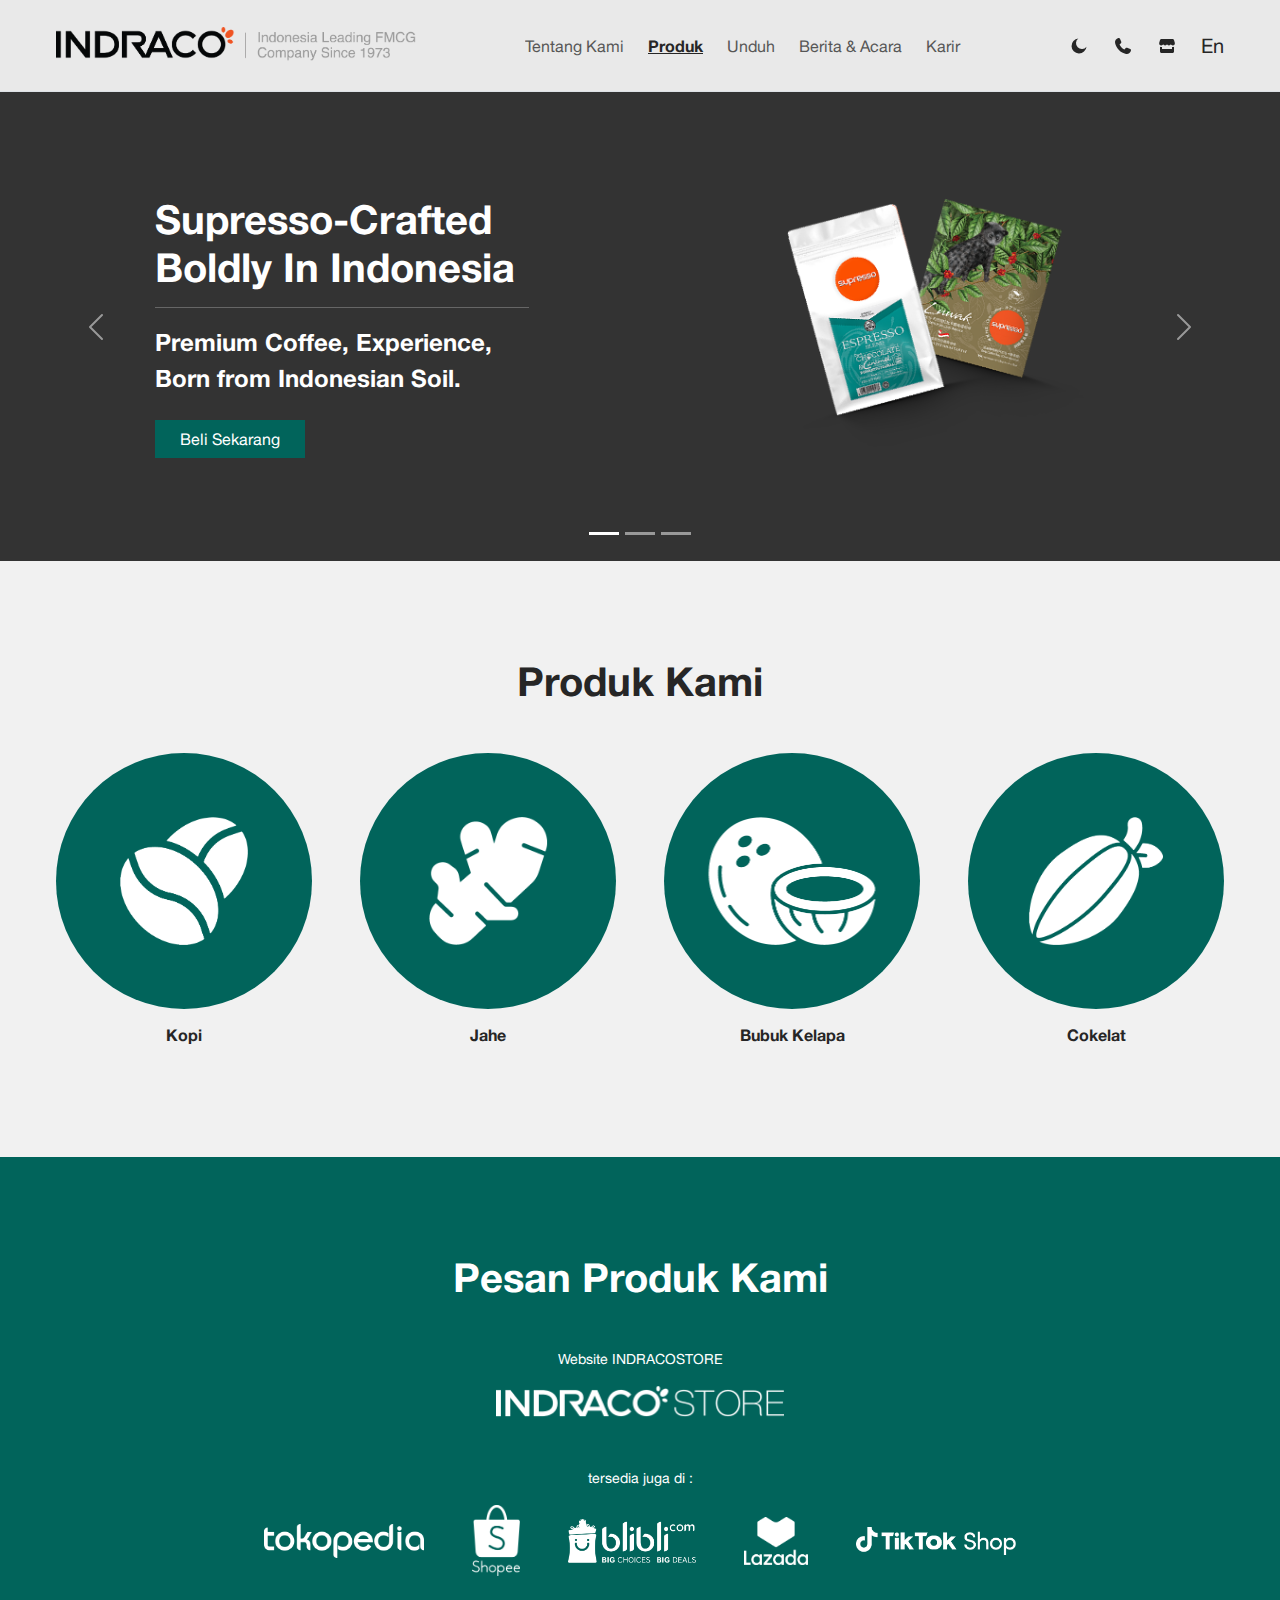
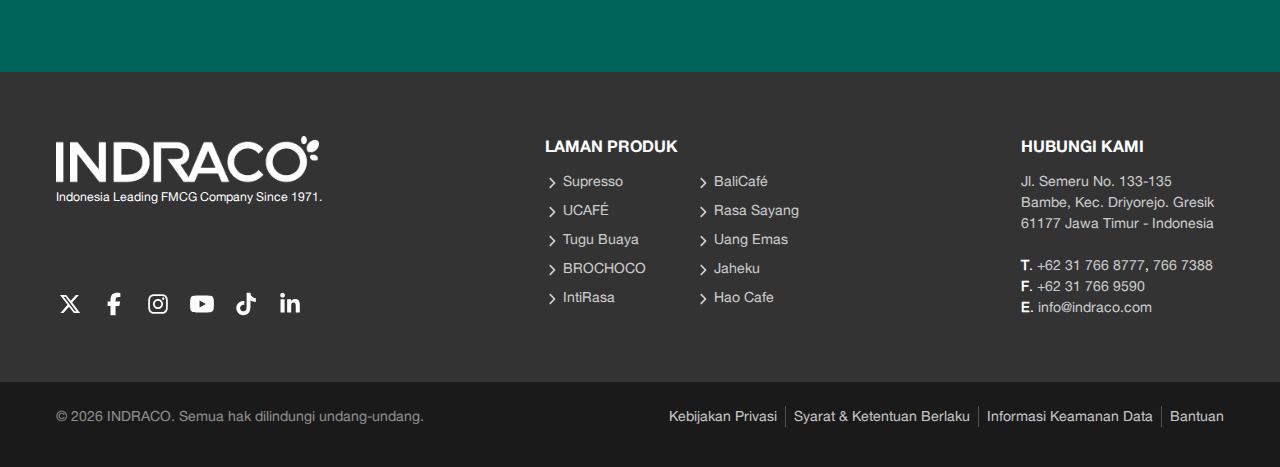
<file: product.html>
<!DOCTYPE html>
<html lang="id" dir="ltr">
<head>
   <meta http-equiv="Content-Type" content="text/html; charset=UTF-8">
   <meta charset="UTF-8">
   <meta name="viewport" content="width=device-width, initial-scale=1.0">
   <title>INDRACO &ndash; Produk</title>
   <link rel="shortcut icon" href="img/icon-indraco.ico" type="image/x-icon">
   <link rel="stylesheet" href="css/bootstrap.min.css">
   <link rel="stylesheet" href="fonts/HelveticaNeue/HelveticaNeue.css">
   <link rel="stylesheet" href="css/theme.css">
   <link rel="stylesheet" href="css/frontend.css">
   <style>
      /* * {outline: solid 1px green;} */

      .article-header {
         aspect-ratio: 1/1;
         position: relative;
      }

      .article-header>* {
         position: absolute;
         top: 50%;
         left: 50%;
         transform: translate(-50%, -50%);
         width: 100%;
         height: 100%;
      }

      .article-header>.category-icon {
         opacity: 1;
         transition: .3s ease-in-out;
         pointer-events: visible;
      }
      
      .article-header:hover>.category-icon,
      .article-header:focus>.category-icon {
         opacity: 0;
         pointer-events: none;
      }

      .article-header>.category-brands {
         opacity: 0;
         transition: .3s ease-in-out;
         pointer-events: none;
      }
      
      .article-header:hover>.category-brands,
      .article-header:focus>.category-brands {
         opacity: 1;
         pointer-events: visible;
      }

      .img-logo {
         position: absolute;
         top: 50%;
         left: 50%;
         transform: translate(-50%, -50%);
         width: 70%;
         height: auto;
         max-height: 80%;
      }
   </style>
</head>
<body>
   <h1 class="visually-hidden">Halaman produk</h1>
   <a href="#main-content" class="visually-hidden-focusable">
      Lewati ke konten utama
   </a>
   <script src="partials/page-header.js"></script>
   <script src="partials/offcanvas-navigation.js"></script>
   <main id="main-content">

      <section class="bg-secondary">
         <div id="carouselBanner" class="carousel carousel-fade slide" data-bs-ride="carousel" data-bs-pause="false" data-bs-theme="light">
            <div class="carousel-indicators">
               <button type="button" data-bs-target="#carouselBanner" data-bs-slide-to="0" class="active" aria-current="true" aria-label="Slide 1"></button>
               <button type="button" data-bs-target="#carouselBanner" data-bs-slide-to="1" aria-label="Slide 2"></button>
               <button type="button" data-bs-target="#carouselBanner" data-bs-slide-to="2" aria-label="Slide 3"></button>
            </div>
            <div class="carousel-inner">
               <div class="carousel-item text-bg-secondary pb-5 pb-lg-0 active">
                  <div class="container py-5">
                     <div class="row align-items-center justify-content-around">
                        <div class="col col-12 col-lg-5 col-xl-4 order-lg-2">
                           <div class="ratio ratio-1x1 w-100">
                              <img src="img/supresso.png" alt="image banner" loading="lazy" class="object-fit-contain">
                           </div>
                        </div>
                        <div class="col col-12 col-lg-5 col-xl-4 order-lg-1">
                           <h2 class="fw-bold fs-1 text-capitalize">
                              Supresso-Crafted Boldly in Indonesia
                           </h2>
                           <hr>
                           <p class="fs-4 fw-bold mb-4">
                              Premium Coffee, Experience, Born from Indonesian Soil.
                           </p>
                           <a href="#" class="btn btn-primary rounded-0 text-capitalize px-4">beli sekarang</a>
                        </div>
                     </div>
                  </div>
               </div>
               <div class="carousel-item text-bg-secondary pb-5 pb-lg-0">
                  <div class="container py-5">
                     <div class="row align-items-center justify-content-around">
                        <div class="col col-12 col-lg-5 col-xl-4 order-lg-2">
                           <div class="ratio ratio-1x1 w-100">
                              <img src="img/balicafe.png" alt="image banner" loading="lazy" class="object-fit-contain">
                           </div>
                        </div>
                        <div class="col col-12 col-lg-5 col-xl-4 order-lg-1">
                           <h2 class="fw-bold fs-1 text-capitalize">
                              Supresso-Crafted Boldly in Indonesia
                           </h2>
                           <hr>
                           <p class="fs-4 fw-bold mb-4">
                              Premium Coffee, Experience, Born from Indonesian Soil.
                           </p>
                           <a href="#" class="btn btn-primary rounded-0 text-capitalize px-4">beli sekarang</a>
                        </div>
                     </div>
                  </div>
               </div>
               <div class="carousel-item text-bg-secondary pb-5 pb-lg-0">
                  <div class="container py-5">
                     <div class="row align-items-center justify-content-around">
                        <div class="col col-12 col-lg-5 col-xl-4 order-lg-2">
                           <div class="ratio ratio-1x1 w-100">
                              <img src="img/ucafe.png" alt="image banner" loading="lazy" class="object-fit-contain">
                           </div>
                        </div>
                        <div class="col col-12 col-lg-5 col-xl-4 order-lg-1">
                           <h2 class="fw-bold fs-1 text-capitalize">
                              Supresso-Crafted Boldly in Indonesia
                           </h2>
                           <hr>
                           <p class="fs-4 fw-bold mb-4">
                              Premium Coffee, Experience, Born from Indonesian Soil.
                           </p>
                           <a href="#" class="btn btn-primary rounded-0 text-capitalize px-4">beli sekarang</a>
                        </div>
                     </div>
                  </div>
               </div>
            </div>
            <button class="carousel-control-prev" type="button" data-bs-target="#carouselBanner" data-bs-slide="prev">
               <span class="carousel-control-prev-icon" aria-hidden="true"></span>
               <span class="visually-hidden">Previous</span>
            </button>
            <button class="carousel-control-next" type="button" data-bs-target="#carouselBanner" data-bs-slide="next">
               <span class="carousel-control-next-icon" aria-hidden="true"></span>
               <span class="visually-hidden">Next</span>
            </button>
         </div>
      </section>

      <section class="py-5 text-center" aria-labelledby="brands">
         <div class="container py-lg-5">
            <h2 id="brands" class="fs-1 fw-bold text-capitalize mb-5">produk kami</h2>
            <ul class="list-unstyled mb-0 category-list d-grid gap-5" style="grid-template-columns: repeat(auto-fit, minmax(250px, 1fr));">

               <li class="category-item">
                  <article>
                     <div class="article-header">
                        <div class="category-icon bg-body z-1">
                           <div class="ratio ratio-1x1 w-100 text-bg-primary rounded-circle">
                              <img src="img/coffee.png" alt="" loading="lazy" class="top-50 start-50 translate-middle w-auto h-50">
                           </div>
                        </div>
                        <div class="category-brands z-0">
                           <div id="carouselBrandsCoffee" class="carousel slide position-absolute top-50 start-50 translate-middle w-100 carousel-invert">
                              <div class="carousel-inner">
                                 <div class="carousel-item active">
                                    <a href="#" target="_blank" class="text-reset text-decoration-none">
                                       <div class="ratio ratio-16x9 w-100">
                                          <img src="img/logo-supresso.png" data-light="img/logo-supresso.png" data-dark="img/logo-supresso.png" alt="" loading="lazy" class="object-fit-contain theme-image img-logo">
                                       </div>
                                    </a>
                                 </div>
                                 <div class="carousel-item">
                                    <a href="#" target="_blank" class="text-reset text-decoration-none">
                                       <div class="ratio ratio-16x9 w-100">
                                          <img src="img/logo-balicafe.png" data-light="img/logo-balicafe.png" data-dark="img/logo-balicafe.png" alt="" loading="lazy" class="object-fit-contain theme-image img-logo">
                                       </div>
                                    </a>
                                 </div>
                                 <div class="carousel-item">
                                    <a href="#" target="_blank" class="text-reset text-decoration-none">
                                       <div class="ratio ratio-16x9 w-100">
                                          <img src="img/logo-ucafe-invert.png" data-light="img/logo-ucafe.png" data-dark="img/logo-ucafe-invert.png" alt="" loading="lazy" class="object-fit-contain theme-image img-logo">
                                       </div>
                                    </a>
                                 </div>
                                 <div class="carousel-item">
                                    <a href="#" target="_blank" class="text-reset text-decoration-none">
                                       <div class="ratio ratio-16x9 w-100">
                                          <img src="img/logo-rasa-sayang.png" data-light="img/logo-rasa-sayang.png" data-dark="img/logo-rasa-sayang.png" alt="" loading="lazy" class="object-fit-contain theme-image img-logo">
                                       </div>
                                    </a>
                                 </div>
                                 <div class="carousel-item">
                                    <a href="#" target="_blank" class="text-reset text-decoration-none">
                                       <div class="ratio ratio-16x9 w-100">
                                          <img src="img/logo-tugu-buaya-invert.png" data-light="img/logo-tugu-buaya.png" data-dark="img/logo-tugu-buaya-invert.png" alt="" loading="lazy" class="object-fit-contain theme-image img-logo">
                                       </div>
                                    </a>
                                 </div>
                                 <div class="carousel-item">
                                    <a href="#" target="_blank" class="text-reset text-decoration-none">
                                       <div class="ratio ratio-16x9 w-100">
                                          <img src="img/logo-uang-emas-invert.png" data-light="img/logo-uang-emas.png" data-dark="img/logo-uang-emas-invert.png" alt="" loading="lazy" class="object-fit-contain theme-image img-logo">
                                       </div>
                                    </a>
                                 </div>
                                 <div class="carousel-item">
                                    <a href="#" target="_blank" class="text-reset text-decoration-none">
                                       <div class="ratio ratio-16x9 w-100">
                                          <img src="img/logo-haocafe.png" data-light="img/logo-haocafe.png" data-dark="img/logo-haocafe.png" alt="" loading="lazy" class="object-fit-contain theme-image img-logo">
                                       </div>
                                    </a>
                                 </div>
                              </div>
                              <button class="carousel-control-prev" type="button" data-bs-target="#carouselBrandsCoffee" data-bs-slide="prev">
                                 <span class="carousel-control-prev-icon" aria-hidden="true"></span>
                                 <span class="visually-hidden">Previous</span>
                              </button>
                              <button class="carousel-control-next" type="button" data-bs-target="#carouselBrandsCoffee" data-bs-slide="next">
                                 <span class="carousel-control-next-icon" aria-hidden="true"></span>
                                 <span class="visually-hidden">Next</span>
                              </button>
                           </div>
                        </div>
                     </div>
                     <div class="card-body">
                        <h3 class="fs-reset fw-bold text-capitalize my-3">kopi</h3>
                     </div>
                  </article>
               </li>

               <li class="category-item">
                  <article>
                     <div class="article-header">
                        <div class="category-icon bg-body z-1">
                           <div class="ratio ratio-1x1 w-100 text-bg-primary rounded-circle">
                              <img src="img/jahe.png" alt="" loading="lazy" class="top-50 start-50 translate-middle w-auto h-50">
                           </div>
                        </div>
                        <div class="category-brands">
                           <div id="carouselBrandsJahe" class="carousel slide position-absolute top-50 start-50 translate-middle w-100 carousel-invert">
                              <div class="carousel-inner">
                                 <div class="carousel-item active">
                                    <a href="#" target="_blank" class="text-reset text-decoration-none">
                                       <div class="ratio ratio-16x9 w-100">
                                          <img src="img/logo-jaheku.png" data-light="img/logo-jaheku.png" data-dark="img/logo-jaheku.png" alt="" loading="lazy" class="object-fit-contain theme-image img-logo">
                                       </div>
                                    </a>
                                 </div>
                              </div>
                              <button class="carousel-control-prev" type="button" data-bs-target="#carouselBrandsJahe" data-bs-slide="prev">
                                 <span class="carousel-control-prev-icon" aria-hidden="true"></span>
                                 <span class="visually-hidden">Previous</span>
                              </button>
                              <button class="carousel-control-next" type="button" data-bs-target="#carouselBrandsJahe" data-bs-slide="next">
                                 <span class="carousel-control-next-icon" aria-hidden="true"></span>
                                 <span class="visually-hidden">Next</span>
                              </button>
                           </div>
                        </div>
                     </div>
                     <div class="card-body">
                        <h3 class="fs-reset fw-bold text-capitalize my-3">jahe</h3>
                     </div>
                  </article>
               </li>

               <li class="category-item">
                  <article>
                     <div class="article-header">
                        <div class="category-icon bg-body z-1">
                           <div class="ratio ratio-1x1 w-100 text-bg-primary rounded-circle">
                              <img src="img/kelapa.png" alt="" loading="lazy" class="top-50 start-50 translate-middle w-auto h-50">
                           </div>
                        </div>
                        <div class="category-brands">
                           <div id="carouselBrandsKelapa" class="carousel slide position-absolute top-50 start-50 translate-middle w-100 carousel-invert">
                              <div class="carousel-inner">
                                 <div class="carousel-item active">
                                    <a href="#" target="_blank" class="text-reset text-decoration-none">
                                       <div class="ratio ratio-16x9 w-100">
                                          <img src="img/logo-intirasa.png" data-light="img/logo-intirasa.png" data-dark="img/logo-intirasa.png" alt="" loading="lazy" class="object-fit-contain theme-image img-logo">
                                       </div>
                                    </a>
                                 </div>
                              </div>
                              <button class="carousel-control-prev" type="button" data-bs-target="#carouselBrandsKelapa" data-bs-slide="prev">
                                 <span class="carousel-control-prev-icon" aria-hidden="true"></span>
                                 <span class="visually-hidden">Previous</span>
                              </button>
                              <button class="carousel-control-next" type="button" data-bs-target="#carouselBrandsKelapa" data-bs-slide="next">
                                 <span class="carousel-control-next-icon" aria-hidden="true"></span>
                                 <span class="visually-hidden">Next</span>
                              </button>
                           </div>
                        </div>
                     </div>
                     <div class="card-body">
                        <h3 class="fs-reset fw-bold text-capitalize my-3">bubuk kelapa</h3>
                     </div>
                  </article>
               </li>

               <li class="category-item">
                  <article>
                     <div class="article-header">
                        <div class="category-icon bg-body z-1">
                           <div class="ratio ratio-1x1 w-100 text-bg-primary rounded-circle">
                              <img src="img/cocoa.png" alt="" loading="lazy" class="top-50 start-50 translate-middle w-auto h-50">
                           </div>
                        </div>
                        <div class="category-brands">
                           <div id="carouselBrandsCocoa" class="carousel slide position-absolute top-50 start-50 translate-middle w-100 carousel-invert">
                              <div class="carousel-inner">
                                 <div class="carousel-item active">
                                    <a href="#" target="_blank" class="text-reset text-decoration-none">
                                       <div class="ratio ratio-16x9 w-100">
                                          <img src="img/logo-brochoco.png" data-light="img/logo-brochoco.png" data-dark="img/logo-brochoco.png" alt="" loading="lazy" class="object-fit-contain theme-image img-logo">
                                       </div>
                                    </a>
                                 </div>
                                 <div class="carousel-item">
                                    <a href="#" target="_blank" class="text-reset text-decoration-none">
                                       <div class="ratio ratio-16x9 w-100">
                                          <img src="img/logo-supresso-choco.png" data-light="img/logo-supresso-choco.png" data-dark="img/logo-supresso-choco.png" alt="" loading="lazy" class="object-fit-contain theme-image img-logo">
                                       </div>
                                    </a>
                                 </div>
                              </div>
                              <button class="carousel-control-prev" type="button" data-bs-target="#carouselBrandsCocoa" data-bs-slide="prev">
                                 <span class="carousel-control-prev-icon" aria-hidden="true"></span>
                                 <span class="visually-hidden">Previous</span>
                              </button>
                              <button class="carousel-control-next" type="button" data-bs-target="#carouselBrandsCocoa" data-bs-slide="next">
                                 <span class="carousel-control-next-icon" aria-hidden="true"></span>
                                 <span class="visually-hidden">Next</span>
                              </button>
                           </div>
                        </div>
                     </div>
                     <div class="card-body">
                        <h3 class="fs-reset fw-bold text-capitalize my-3">cokelat</h3>
                     </div>
                  </article>
               </li>

            </ul>
         </div>
      </section>
      
      <section class="py-5 text-bg-primary text-center" aria-labelledby="marketplace">
         <div class="container py-lg-5">
            <h2 id="marketplace" class="fs-1 fw-bold text-capitalize mb-5">pesan produk kami</h2>
            <div class="mb-5">
               <p class="small">Website INDRACOSTORE</p>
               <a href="#" target="_blank" class="text-reset text-decoration-none">
                  <img src="img/logo-indracostore-invert.png" alt="Logo INDRACO Store" loading="lazy" class="w-100 h-auto" style="max-width: 18rem;">
               </a>
            </div>
            <div>
               <p class="small">tersedia juga di :</p>
               <nav aria-label="online store" class="d-flex flex-wrap justify-content-center align-items-center gap-5">
                  <a href="#" target="_blank" class="text-reset text-decoration-none">
                     <img src="img/logo-tokopedia.png" alt="Logo Tokopedia" loading="lazy" class="w-100 h-auto" style="max-width: 10rem;">
                  </a>
                  <a href="#" target="_blank" class="text-reset text-decoration-none">
                     <img src="img/logo-shopee.png" alt="Logo Shopee" loading="lazy" class="w-100 h-auto" style="max-width: 3rem;">
                  </a>
                  <a href="#" target="_blank" class="text-reset text-decoration-none">
                     <img src="img/logo-blibli.png" alt="Logo Blibli" loading="lazy" class="w-100 h-auto" style="max-width: 8rem;">
                  </a>
                  <a href="#" target="_blank" class="text-reset text-decoration-none">
                     <img src="img/logo-lazada.png" alt="Logo Lazada" loading="lazy" class="w-100 h-auto" style="max-width: 4rem;">
                  </a>
                  <a href="#" target="_blank" class="text-reset text-decoration-none">
                     <img src="img/logo-tiktokshop.png" alt="Logo TikTok Shop" loading="lazy" class="w-100 h-auto" style="max-width: 10rem;">
                  </a>
               </nav>
            </div>
         </div>
      </section>
      
   </main>
   <script src="partials/page-footer.js"></script>
   <script src="js/jquery-3.7.1.min.js"></script>
   <script src="js/bootstrap.bundle.min.js"></script>
   <script src="js/theme.js"></script>
   <script src="js/frontend.js"></script>
</body>
</html>
</file>
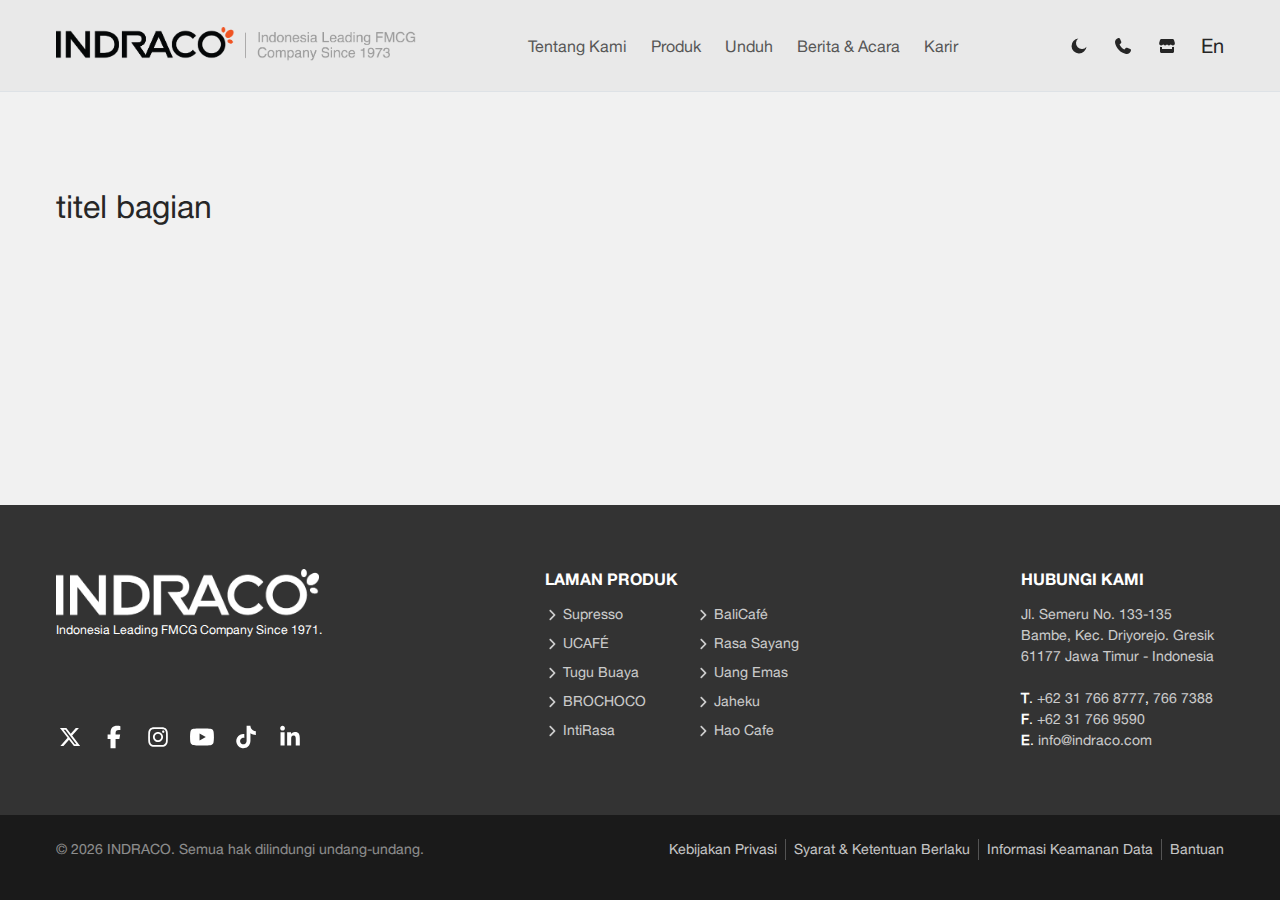
<file: template.html>
<!DOCTYPE html>
<html lang="id" dir="ltr">
<head>
   <meta http-equiv="Content-Type" content="text/html; charset=UTF-8">
   <meta charset="UTF-8">
   <meta name="viewport" content="width=device-width, initial-scale=1.0">
   <title>INDRACO &ndash; Roasting Fine Exquisite Coffee Since 1971.</title>
   <link rel="shortcut icon" href="img/icon-indraco.ico" type="image/x-icon">
   <link rel="stylesheet" href="css/bootstrap.min.css">
   <link rel="stylesheet" href="fonts/HelveticaNeue/HelveticaNeue.css">
   <link rel="stylesheet" href="css/theme.css">
   <link rel="stylesheet" href="css/frontend.css">
   <style>
      /* * {outline: solid 1px green;} */
   </style>
</head>
<body>
   <a href="#main-content" class="visually-hidden-focusable">
      Lewati ke konten utama
   </a>
   <script src="partials/page-header.js"></script>
   <script src="partials/offcanvas-navigation.js"></script>
   <main id="main-content">

      <section class="py-5" aria-labelledby="section-title">
         <div class="container py-lg-5">
            <h2 id="section-title">titel bagian</h2>
         </div>
      </section>
      
   </main>
   <script src="partials/page-footer.js"></script>
   <script src="js/jquery-3.7.1.min.js"></script>
   <script src="js/bootstrap.bundle.min.js"></script>
   <script src="js/theme.js"></script>
   <script src="js/frontend.js"></script>
</body>
</html>
</file>
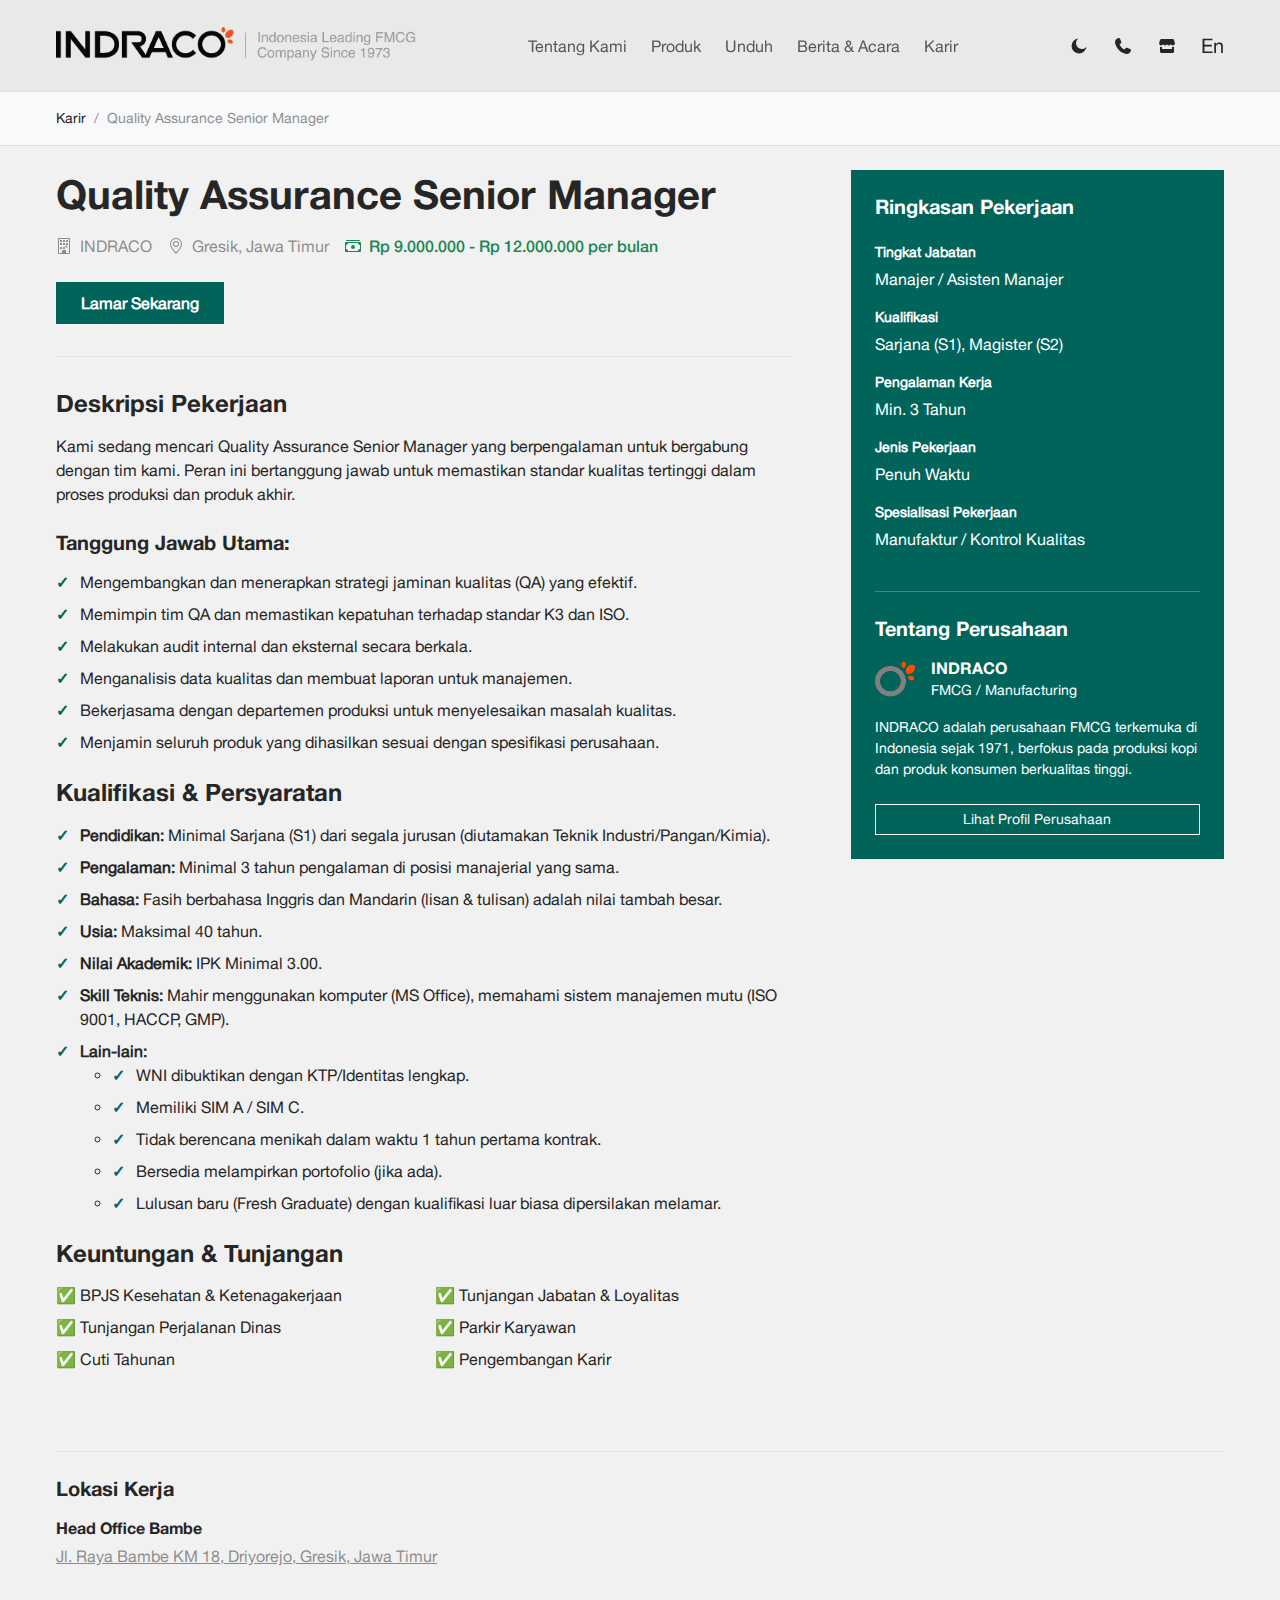
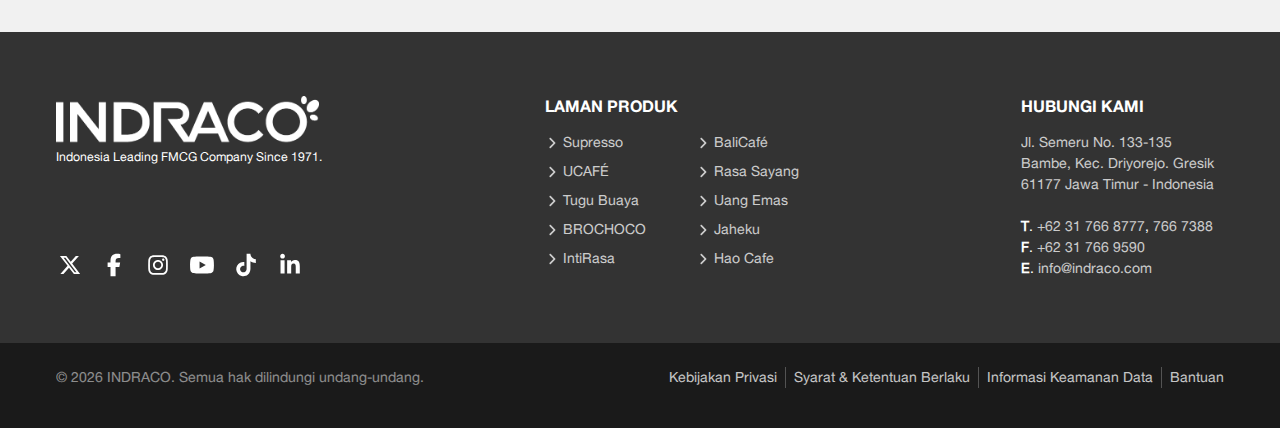
<file: vacancy.html>
<!DOCTYPE html>
<html lang="id" dir="ltr">
<head>
   <meta http-equiv="Content-Type" content="text/html; charset=UTF-8">
   <meta charset="UTF-8">
   <meta name="viewport" content="width=device-width, initial-scale=1.0">
   <title>Lowongan Quality Assurance Senior Manager - INDRACO</title>
   <link rel="shortcut icon" href="img/icon-indraco.ico" type="image/x-icon">
   <link rel="stylesheet" href="css/bootstrap.min.css">
   <link rel="stylesheet" href="fonts/HelveticaNeue/HelveticaNeue.css">
   <link rel="stylesheet" href="css/theme.css">
   <link rel="stylesheet" href="css/frontend.css">
   <style>
      .job-header {
         border-bottom: 1px solid var(--bs-border-color);
         padding-bottom: 2rem;
         margin-bottom: 2rem;
      }
      .job-stat-item {
         margin-bottom: 1rem;
      }
      .job-stat-label {
         font-weight: bold;
         font-size: 0.875rem;
         margin-bottom: 0.25rem;
         text-transform: capitalize;
      }
      .job-stat-value {
         font-weight: 500;
         text-transform: capitalize;
      }
      ul.checked-list {
         list-style-type: none;
         padding-left: 0;
      }
      ul.checked-list li {
         position: relative;
         padding-left: 1.5rem;
         margin-bottom: 0.5rem;
      }
      ul.checked-list li::before {
         content: "✓";
         position: absolute;
         left: 0;
         color: var(--bs-primary);
         font-weight: bold;
      }
   </style>
</head>
<body data-active-link="career.html">
   <a href="#main-content" class="visually-hidden-focusable">
      Lewati ke konten utama
   </a>
   <script src="partials/page-header.js"></script>
   <script src="partials/offcanvas-navigation.js"></script>
   <main id="main-content" class="pb-5">

      <!-- Breadcrumb -->
      <div class="bg-body-tertiary border-bottom mb-4">
         <div class="container py-3">
            <nav aria-label="breadcrumb">
               <ol class="breadcrumb mb-0">
                  <li class="breadcrumb-item"><a href="career.html" class="text-decoration-none">Karir</a></li>
                  <li class="breadcrumb-item active" aria-current="page">Quality Assurance Senior Manager</li>
               </ol>
            </nav>
         </div>
      </div>

      <div class="container">
         <div class="row">
            <!-- Kolom Utama (Job Desc) -->
            <div class="col-lg-8 pe-lg-5">
               
               <!-- Job Header -->
               <div class="job-header">
                  <h1 class="fw-bold mb-3">Quality Assurance Senior Manager</h1>
                  <div class="d-flex flex-wrap gap-3 mb-4 text-muted">
                     <span class="d-flex align-items-center gap-2">
                        <svg xmlns="http://www.w3.org/2000/svg" width="16" height="16" fill="currentColor" class="bi bi-building" viewBox="0 0 16 16">
                           <path d="M4 2.5a.5.5 0 0 1 .5-.5h1a.5.5 0 0 1 .5.5v1a.5.5 0 0 1-.5.5h-1a.5.5 0 0 1-.5-.5v-1Zm3 0a.5.5 0 0 1 .5-.5h1a.5.5 0 0 1 .5.5v1a.5.5 0 0 1-.5.5h-1a.5.5 0 0 1-.5-.5v-1Zm3.5-.5a.5.5 0 0 0-.5.5v1a.5.5 0 0 0 .5.5h1a.5.5 0 0 0 .5-.5v-1a.5.5 0 0 0-.5-.5h-1ZM4 5.5a.5.5 0 0 1 .5-.5h1a.5.5 0 0 1 .5.5v1a.5.5 0 0 1-.5.5h-1a.5.5 0 0 1-.5-.5v-1ZM7.5 5a.5.5 0 0 0-.5.5v1a.5.5 0 0 0 .5.5h1a.5.5 0 0 0 .5-.5v-1a.5.5 0 0 0-.5-.5h-1Zm2.5.5a.5.5 0 0 1 .5-.5h1a.5.5 0 0 1 .5.5v1a.5.5 0 0 1-.5.5h-1a.5.5 0 0 1-.5-.5v-1ZM4.5 9a.5.5 0 0 0-.5.5v1a.5.5 0 0 0 .5.5h1a.5.5 0 0 0 .5-.5v-1a.5.5 0 0 0-.5-.5h-1Zm3 0a.5.5 0 0 0-.5.5v1a.5.5 0 0 0 .5.5h1a.5.5 0 0 0 .5-.5v-1a.5.5 0 0 0-.5-.5h-1Zm3.5-.5a.5.5 0 0 1 .5-.5v1a.5.5 0 0 1-.5.5h-1a.5.5 0 0 1-.5-.5v-1a.5.5 0 0 1 .5-.5h1Z"/>
                           <path d="M2 1a1 1 0 0 1 1-1h10a1 1 0 0 1 1 1v14a1 1 0 0 1-1 1H3a1 1 0 0 1-1-1V1Zm11 0H3v14h3v-2.5a.5.5 0 0 1 .5-.5h3a.5.5 0 0 1 .5.5V15h3V1Z"/>
                        </svg>
                        INDRACO
                     </span>
                     <span class="d-flex align-items-center gap-2">
                        <svg xmlns="http://www.w3.org/2000/svg" width="16" height="16" fill="currentColor" class="bi bi-geo-alt" viewBox="0 0 16 16">
                           <path d="M12.166 8.94c-.524 1.062-1.234 2.12-1.96 3.07A31.493 31.493 0 0 1 8 14.58a31.481 31.481 0 0 1-2.206-2.57c-.726-.95-1.436-2.008-1.96-3.07C3.304 7.867 3 6.862 3 6a5 5 0 0 1 10 0c0 .862-.305 1.867-.834 2.94zM8 16s6-5.686 6-10A6 6 0 0 0 2 6c0 4.314 6 10 6 10z"/>
                           <path d="M8 8a2 2 0 1 1 0-4 2 2 0 0 1 0 4zm0 1a3 3 0 1 0 0-6 3 3 0 0 0 0 6z"/>
                        </svg>
                        Gresik, Jawa Timur
                     </span>
                     <span class="d-flex align-items-center gap-2 text-success fw-medium">
                        <svg xmlns="http://www.w3.org/2000/svg" width="16" height="16" fill="currentColor" class="bi bi-cash-stack" viewBox="0 0 16 16">
                           <path d="M1 3a1 1 0 0 1 1-1h12a1 1 0 0 1 1 1H1zm7 8a2 2 0 1 0 0-4 2 2 0 0 0 0 4z"/>
                           <path d="M0 5a1 1 0 0 1 1-1h14a1 1 0 0 1 1 1v8a1 1 0 0 1-1 1H1a1 1 0 0 1-1-1V5zm3 0a2 2 0 0 1-2 2v4a2 2 0 0 1 2 2h10a2 2 0 0 1 2-2V7a2 2 0 0 1-2-2H3z"/>
                        </svg>
                        Rp 9.000.000 - Rp 12.000.000 per bulan
                     </span>
                  </div>
                  
                  <div class="d-flex gap-3">
                     <a href="form-vacancy.html" class="btn btn-primary px-4 py-2 fw-semibold rounded-0">Lamar Sekarang</a>
                  </div>
               </div>

               <!-- Deskripsi Pekerjaan -->
               <div class="mb-5">
                  <h3 class="h4 fw-bold mb-3">Deskripsi Pekerjaan</h3>
                  <div class="mb-4">
                     <p>Kami sedang mencari Quality Assurance Senior Manager yang berpengalaman untuk bergabung dengan tim kami. Peran ini bertanggung jawab untuk memastikan standar kualitas tertinggi dalam proses produksi dan produk akhir.</p>
                     
                     <h4 class="h5 fw-bold mt-4 mb-3">Tanggung Jawab Utama:</h4>
                     <ul class="checked-list">
                        <li>Mengembangkan dan menerapkan strategi jaminan kualitas (QA) yang efektif.</li>
                        <li>Memimpin tim QA dan memastikan kepatuhan terhadap standar K3 dan ISO.</li>
                        <li>Melakukan audit internal dan eksternal secara berkala.</li>
                        <li>Menganalisis data kualitas dan membuat laporan untuk manajemen.</li>
                        <li>Bekerjasama dengan departemen produksi untuk menyelesaikan masalah kualitas.</li>
                        <li>Menjamin seluruh produk yang dihasilkan sesuai dengan spesifikasi perusahaan.</li>
                     </ul>
                  </div>

                  <h3 class="h4 fw-bold mb-3">Kualifikasi & Persyaratan</h3>
                  <div class="mb-4">
                     <ul class="checked-list">
                        <li><strong>Pendidikan:</strong> Minimal Sarjana (S1) dari segala jurusan (diutamakan Teknik Industri/Pangan/Kimia).</li>
                        <li><strong>Pengalaman:</strong> Minimal 3 tahun pengalaman di posisi manajerial yang sama.</li>
                        <li><strong>Bahasa:</strong> Fasih berbahasa Inggris dan Mandarin (lisan & tulisan) adalah nilai tambah besar.</li>
                        <li><strong>Usia:</strong> Maksimal 40 tahun.</li>
                        <li><strong>Nilai Akademik:</strong> IPK Minimal 3.00.</li>
                        <li><strong>Skill Teknis:</strong> Mahir menggunakan komputer (MS Office), memahami sistem manajemen mutu (ISO 9001, HACCP, GMP).</li>
                        <li><strong>Lain-lain:</strong> 
                           <ul>
                              <li>WNI dibuktikan dengan KTP/Identitas lengkap.</li>
                              <li>Memiliki SIM A / SIM C.</li>
                              <li>Tidak berencana menikah dalam waktu 1 tahun pertama kontrak.</li>
                              <li>Bersedia melampirkan portofolio (jika ada).</li>
                              <li>Lulusan baru (Fresh Graduate) dengan kualifikasi luar biasa dipersilakan melamar.</li>
                           </ul>
                        </li>
                     </ul>
                  </div>

                  <h3 class="h4 fw-bold mb-3">Keuntungan & Tunjangan</h3>
                  <ul class="row list-unstyled">
                     <li class="col-md-6 mb-2">✅ BPJS Kesehatan & Ketenagakerjaan</li>
                     <li class="col-md-6 mb-2">✅ Tunjangan Jabatan & Loyalitas</li>
                     <li class="col-md-6 mb-2">✅ Tunjangan Perjalanan Dinas</li>
                     <li class="col-md-6 mb-2">✅ Parkir Karyawan</li>
                     <li class="col-md-6 mb-2">✅ Cuti Tahunan</li>
                     <li class="col-md-6 mb-2">✅ Pengembangan Karir</li>
                  </ul>
               </div>

            </div>

            <!-- Kolom Sidebar (Ringkasan) -->
            <div class="col-lg-4">
               <div class="card text-bg-primary card-company p-4 rounded-0 border-0 sticky-top" style="top: calc(var(--navbar-height) + 1rem) !important;">
                  <h3 class="h5 fw-bold mb-4">Ringkasan Pekerjaan</h3>
                  
                  <div class="job-stat-item">
                     <div class="job-stat-label">Tingkat Jabatan</div>
                     <div class="job-stat-value">Manajer / Asisten Manajer</div>
                  </div>
                  
                  <div class="job-stat-item">
                     <div class="job-stat-label">Kualifikasi</div>
                     <div class="job-stat-value">Sarjana (S1), Magister (S2)</div>
                  </div>
                  
                  <div class="job-stat-item">
                     <div class="job-stat-label">Pengalaman Kerja</div>
                     <div class="job-stat-value">Min. 3 Tahun</div>
                  </div>
                  
                  <div class="job-stat-item">
                     <div class="job-stat-label">Jenis Pekerjaan</div>
                     <div class="job-stat-value">Penuh Waktu</div>
                  </div>
                  
                  <div class="job-stat-item">
                     <div class="job-stat-label">Spesialisasi Pekerjaan</div>
                     <div class="job-stat-value">Manufaktur / Kontrol Kualitas</div>
                  </div>

                  <hr class="my-4">

                  <h3 class="h5 fw-bold mb-3">Tentang Perusahaan</h3>
                  <div class="d-flex align-items-center mb-3">
                     <img src="img/icon-indraco.ico" alt="Logo" class="me-3" style="width: 40px; height: 40px;">
                     <div>
                        <div class="fw-bold">INDRACO</div>
                        <div class="small">FMCG / Manufacturing</div>
                     </div>
                  </div>
                  <p class="small mb-4">
                     INDRACO adalah perusahaan FMCG terkemuka di Indonesia sejak 1971, berfokus pada produksi kopi dan produk konsumen berkualitas tinggi.
                  </p>
                  <a href="about.html" class="btn btn-outline-light w-100 btn-sm rounded-0">Lihat Profil Perusahaan</a>
               </div>
            </div>
         </div>
         
         <div class="border-top pt-4 mt-4">
            <h3 class="h5 fw-bold mb-3">Lokasi Kerja</h3>
            <p class="mb-1 fw-bold">Head Office Bambe</p>
            <p class="text-muted">
               <a href="https://maps.app.goo.gl/QFxLopT45ZBAvngk6" target="_blank">
                  Jl. Raya Bambe KM 18, Driyorejo, Gresik, Jawa Timur
               </a>
            </p>
         </div>

      </div>

   </main>
   <script src="partials/page-footer.js"></script>
   <script src="js/jquery-3.7.1.min.js"></script>
   <script src="js/bootstrap.bundle.min.js"></script>
   <script src="js/theme.js"></script>
   <script src="js/frontend.js"></script>
</body>
</html>
</file>
<file: fonts/HelveticaNeue/HelveticaNeue.css>
@font-face {
   font-family: 'HelveticaNeue';
   src: url(../HelveticaNeue/HelveticaNeue-Regular.woff);
   font-weight: 400;
   font-style: normal;
}

.fw-normal {
   font-family: 'HelveticaNeue' !important;
}

@font-face {
   font-family: 'HelveticaNeue Medium';
   src: url(../HelveticaNeue/HelveticaNeue-Medium.woff);
   font-weight: 500;
   font-style: normal;
}

.fw-medium {
   font-family: 'HelveticaNeue Medium' !important;
}

@font-face {
   font-family: 'HelveticaNeue Bold';
   src: url(../HelveticaNeue/HelveticaNeue-Bold.woff);
   font-weight: 700;
   font-style: normal;
}

.fw-bold {
   font-family: 'HelveticaNeue Bold' !important;
}

@font-face {
   font-family: 'HelveticaNeue Light';
   src: url(../HelveticaNeue/HelveticaNeue-Light.woff);
   font-weight: 300;
   font-style: normal;
}

.fw-light {
   font-family: 'HelveticaNeue Light' !important;
}

@font-face {
   font-family: 'HelveticaNeue Thin';
   src: url(../HelveticaNeue/HelveticaNeue-Thin.woff);
   font-weight: 100;
   font-style: normal;
}

.fw-thin {
   font-family: 'HelveticaNeue Thin' !important;
}

body {
   font-family: 'HelveticaNeue';
}
</file>
<file: css/theme.css>
[data-bs-theme=light] {
   --bs-body-bg: #f4f4f4;
   --bs-body-bg-rgb: 241, 242, 242;
   --bs-body-color: #262626;
   --bs-body-color-rgb: 38, 38, 38;
}

[data-bs-theme=dark] {
   --bs-body-bg: #262626;
   --bs-body-bg-rgb: 38, 38, 38;
   --bs-body-color: #f1f2f2;
   --bs-body-color-rgb: 241, 242, 242;
}

html {
   color-scheme: light dark;
}

/* lock browser behavior */
html[data-bs-theme=light] {
   color-scheme: light;
}

html[data-bs-theme=dark] {
   color-scheme: dark;
}

body {
   background-color: var(--bs-body-bg);
   color: var(--bs-body-color);
}

.theme-toggle {
   background: none;
   border: none;
   padding: 0;
   cursor: pointer;
   color: var(--text);
}

/* default */
.icon-sun,
.icon-moon {
   transition: opacity 0.2s ease, transform 0.2s ease;
}

/* Light → tampilkan moon */
[data-bs-theme="light"] .icon-sun {
   opacity: 0;
   transform: scale(0.7);
}

[data-bs-theme="light"] .icon-moon {
   opacity: 1;
}

/* Dark → tampilkan sun */
[data-bs-theme="dark"] .icon-moon {
   opacity: 0;
   transform: scale(0.7);
}

[data-bs-theme="dark"] .icon-sun {
   opacity: 1;
}
</file>
<file: css/frontend.css>
:root {
   --navbar-height: 75px;
}

[data-bs-theme=light] {
   --bs-body-bg: #f1f1f1;
   --bs-body-bg-rgb: 241, 241, 241;
   --bs-secondary-bg: #e9e9e9;
   --bs-secondary-bg-rgb: 233, 233, 233;
   --bs-dark: #1a1a1a;
   --bs-dark-rgb: 26, 26, 26;
   --bs-secondary: #333333;
   --bs-secondary-rgb: 51, 51, 51;
   --bs-primary: #01645b;
   --bs-primary-rgb: 1, 100, 91;
   --bs-light-bg-subtle: #ffffff;
   --bs-light-bg-subtle-rgb: 255, 255, 255;
   --bs-link-color: #01645b;
   --bs-secondary-color: rgba(var(--bs-body-color-rgb), 0.5);
}

[data-bs-theme=dark] {
   --bs-body-bg: #262626;
   --bs-body-bg-rgb: 38, 38, 38;
   --bs-secondary-bg: #1a1a1a;
   --bs-secondary-bg-rgb: 26, 26, 26;
   --bs-dark: #1a1a1a;
   --bs-dark-rgb: 26, 26, 26;
   --bs-secondary: #333333;
   --bs-secondary-rgb: 51, 51, 51;
   --bs-primary: #01645b;
   --bs-primary-rgb: 1, 100, 91;
   --bs-light-bg-subtle: #333333;
   --bs-light-bg-subtle-rgb: 51, 51, 51;
   --bs-link-color: #ffffff;
   --bs-secondary-color: rgba(var(--bs-body-color-rgb), 0.5);
}

@media (min-width: 992px) {
   :root {
      --navbar-height: 92px;
   }
}

html,
body {
   font-size: small;
}

@media (min-width: 576px) {

   html,
   body {
      font-size: 1em;
   }
}

body {
   min-height: 100dvh;
   display: flex;
   flex-direction: column;
   padding-top: var(--navbar-height);
}

body>main {
   flex-grow: 1;
}

.navbar {
   height: var(--navbar-height);
}

.navbar-brand img {
   /* width: 160px; */
   /* height: 31.75px; */
   width: 100%;
   max-width: 260px;
   height: auto;
}

@media (min-width: 992px) {
   .navbar-brand img {
      /* width: 192px; */
      /* height: 38.1px; */
      max-width: 360px;
   }
}

.container,
.container-fluid,
.container-lg,
.container-md,
.container-sm,
.container-xl,
.container-xxl {
   --bs-gutter-x: 3rem;
}

@media (min-width: 576px) {

   .container,
   .container-lg,
   .container-md,
   .container-sm,
   .container-xl,
   .container-xxl {
      width: 95%;
      max-width: 1320px;
   }
}

a {
   color: currentColor;
}

*>.vr:last-child,
*>.vr:last-of-type {
   display: none;
}

.ins {
   text-decoration: none;
   opacity: .75;
   transition: .3s;
}

.ins:hover,
.ins:focus,
.ins.active {
   text-decoration: underline;
   opacity: 1;
}

a.active {
   font-family: 'HelveticaNeue Bold';
}

@media (min-width: 992px) {
   footer address {
      width: 14.5em;
   }
}

*::placeholder {
   color: currentColor !important;
}

.fs-reset {
   font-size: 1em;
}

.text-3-line {
   display: -webkit-box;
   -webkit-line-clamp: 3;
   -webkit-box-orient: vertical;
   overflow: hidden;
   text-overflow: ellipsis;
}

.top-unset {
   top: unset;
}

.inset-0 {
   inset: 0;
}

.gradient-top-top {
   background-image: linear-gradient(to top, var(--bs-body-bg), transparent);
}

.btn-invert {
   border: solid 1px rgba(var(--bs-body-color-rgb), .5);
   color: rgba(var(--bs-body-color-rgb), 1);
   background-color: transparent;
}

.btn-invert:hover,
.btn-invert:focus,
.btn-invert.active {
   border: solid 1px rgba(var(--bs-body-bg-rgb), 1);
   color: rgba(var(--bs-body-bg-rgb), 1);
   background-color: rgba(var(--bs-body-color-rgb), 1);
}

.btn-primary {
   --bs-btn-bg: var(--bs-primary);
   --bs-btn-border-color: var(--bs-primary);
   --bs-btn-hover-bg: #025750;
   --bs-btn-hover-border-color: #01645b;
   --bs-btn-active-bg: #01645b;
   --bs-btn-active-border-color: #01645b;
   --bs-btn-disabled-bg: var(--bs-primary);
   --bs-btn-disabled-border-color: var(--bs-primary);
}

.pagination {
  --bs-pagination-color: var(--bs-link-color);
  --bs-pagination-bg: var(--bs-body-bg);
  --bs-pagination-border-width: var(--bs-border-width);
  --bs-pagination-border-color: var(--bs-border-color);
  --bs-pagination-active-bg: var(--bs-primary);
  --bs-pagination-active-border-color: var(--bs-primary);
}

.breadcrumb {
   font-size: .875em !important;
}

.text-justify {
   text-align: justify;
}

.last-align-center {
   text-align-last: center;
}

.breadcrumb {
   --bs-breadcrumb-divider-color: currentColor !important;
   --bs-breadcrumb-item-active-color: currentColor !important;
}

.breadcrumb-item.active {
   opacity: .5 !important;
}

.card {
   --bs-card-border-radius: 0;
}
</file>
<file: css/brand.css>
.nav-pills {
   --bs-nav-pills-border-radius: 0;
   --bs-nav-pills-link-active-bg: var(--bs-light-bg-subtle);
   --bs-nav-pills-link-active-color: var(--bs-body-color);
   --bs-nav-link-hover-color: var(--bs-body-color);
   --bs-nav-link-color: rgba(var(--bs-body-color-rgb), .75);
}

#brandTab .nav-link {
   padding: .5rem 1rem;
   border-top-left-radius: var(--bs-border-radius);
   border-top-right-radius: var(--bs-border-radius);
}

.menu-brand-item .figure {
   width: 5.5rem;
}

.menu-brand-item .figure-img {
   width: 4.5rem;
}

.menu-brand-item>a:hover img.object-fit-contain {
   top: 50%;
   left: 50%;
   transform: translate(-50%, -50%) scale(1);
   transition: .3s ease;
}

.menu-brand-item>a:hover img.object-fit-contain {
   transform: translate(-50%, -60%) scale(1.7);
}

.header-brand {
   padding-bottom: 6rem;
}

@media (min-width: 992px) {
   .header-brand {
      padding-top: 6rem;
   }
}

.body-brand {
   margin-top: -8rem;
}

.product-list {
   display: grid;
   grid-template-columns: repeat(auto-fill, minmax(calc(120px + 3vw), 1fr));
   gap: 1rem;
}

.inset-bg {
   background-image: radial-gradient(white, transparent, transparent);
   background-repeat: no-repeat;
   background-position: center;
   background-size: cover;
   opacity: .5;
}

.header-tab-content {
   position: sticky;
   top: 0;
   z-index: 10;
}
</file>
